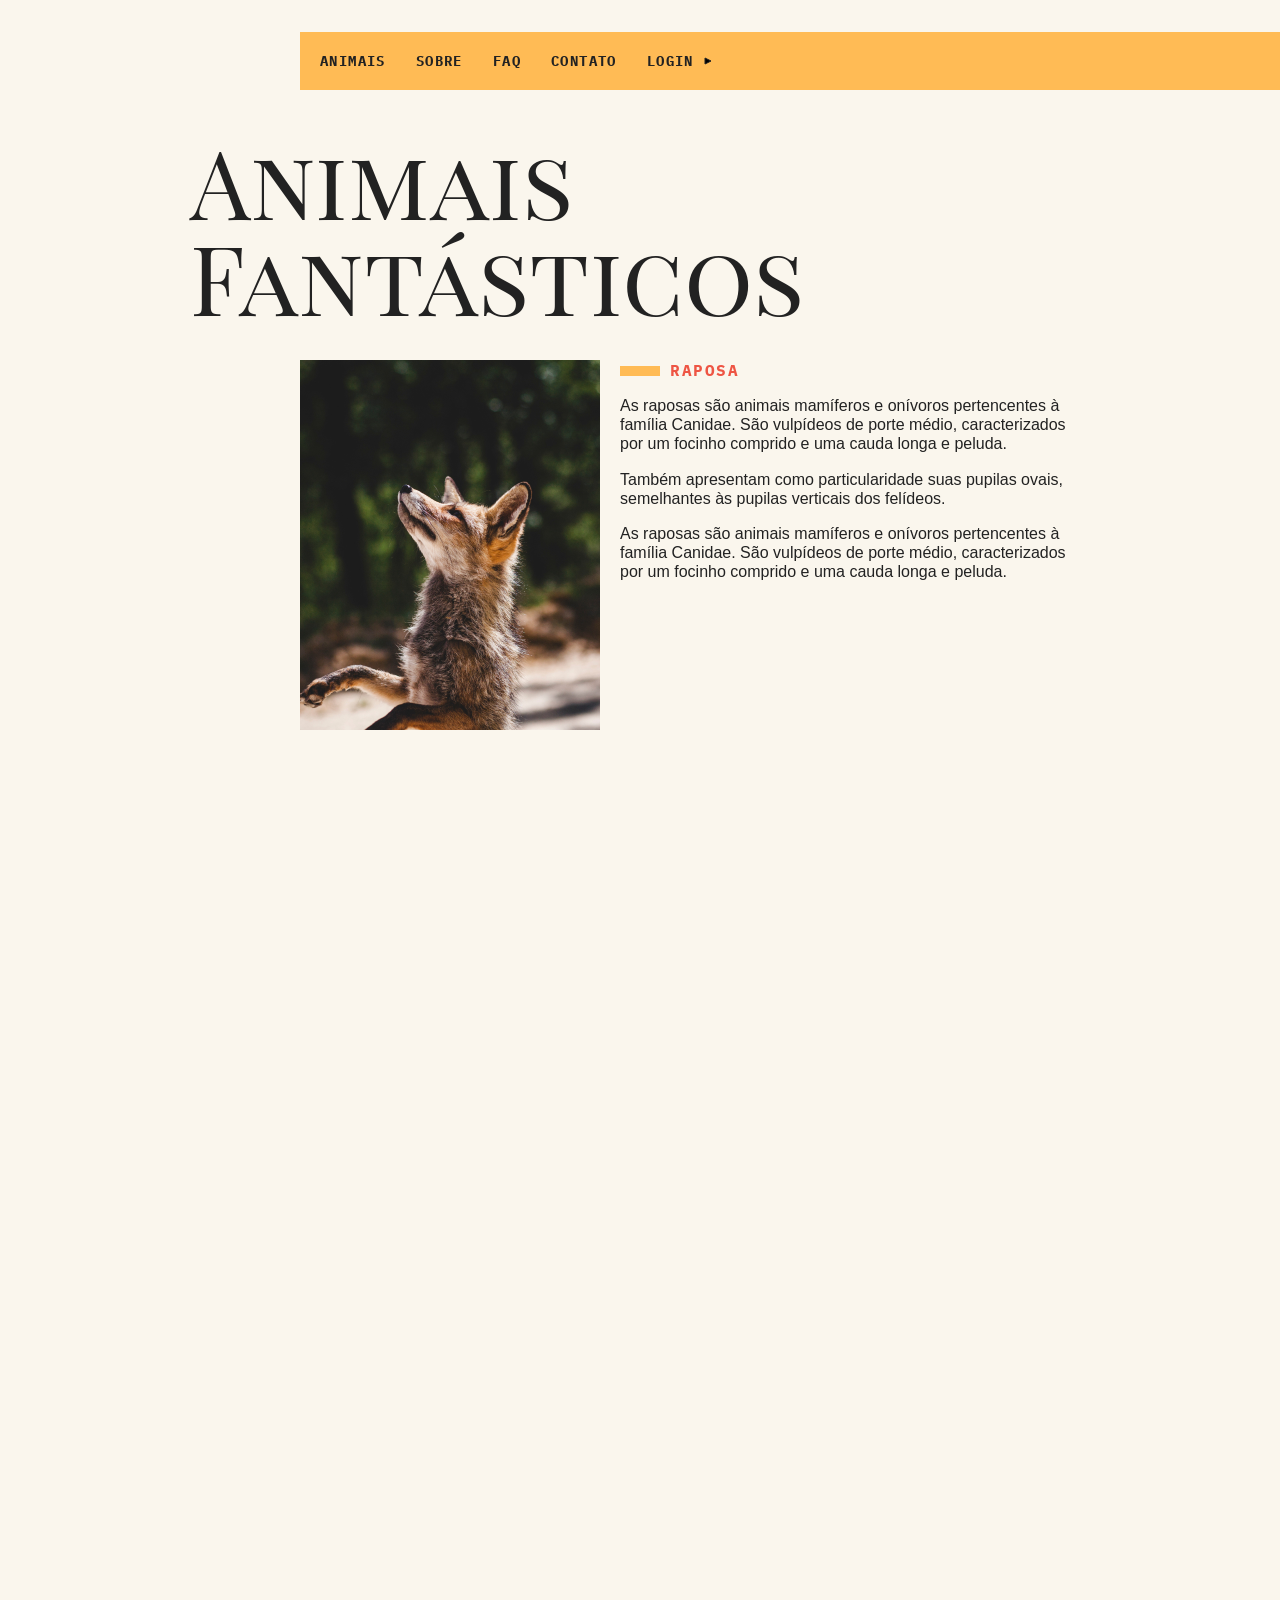
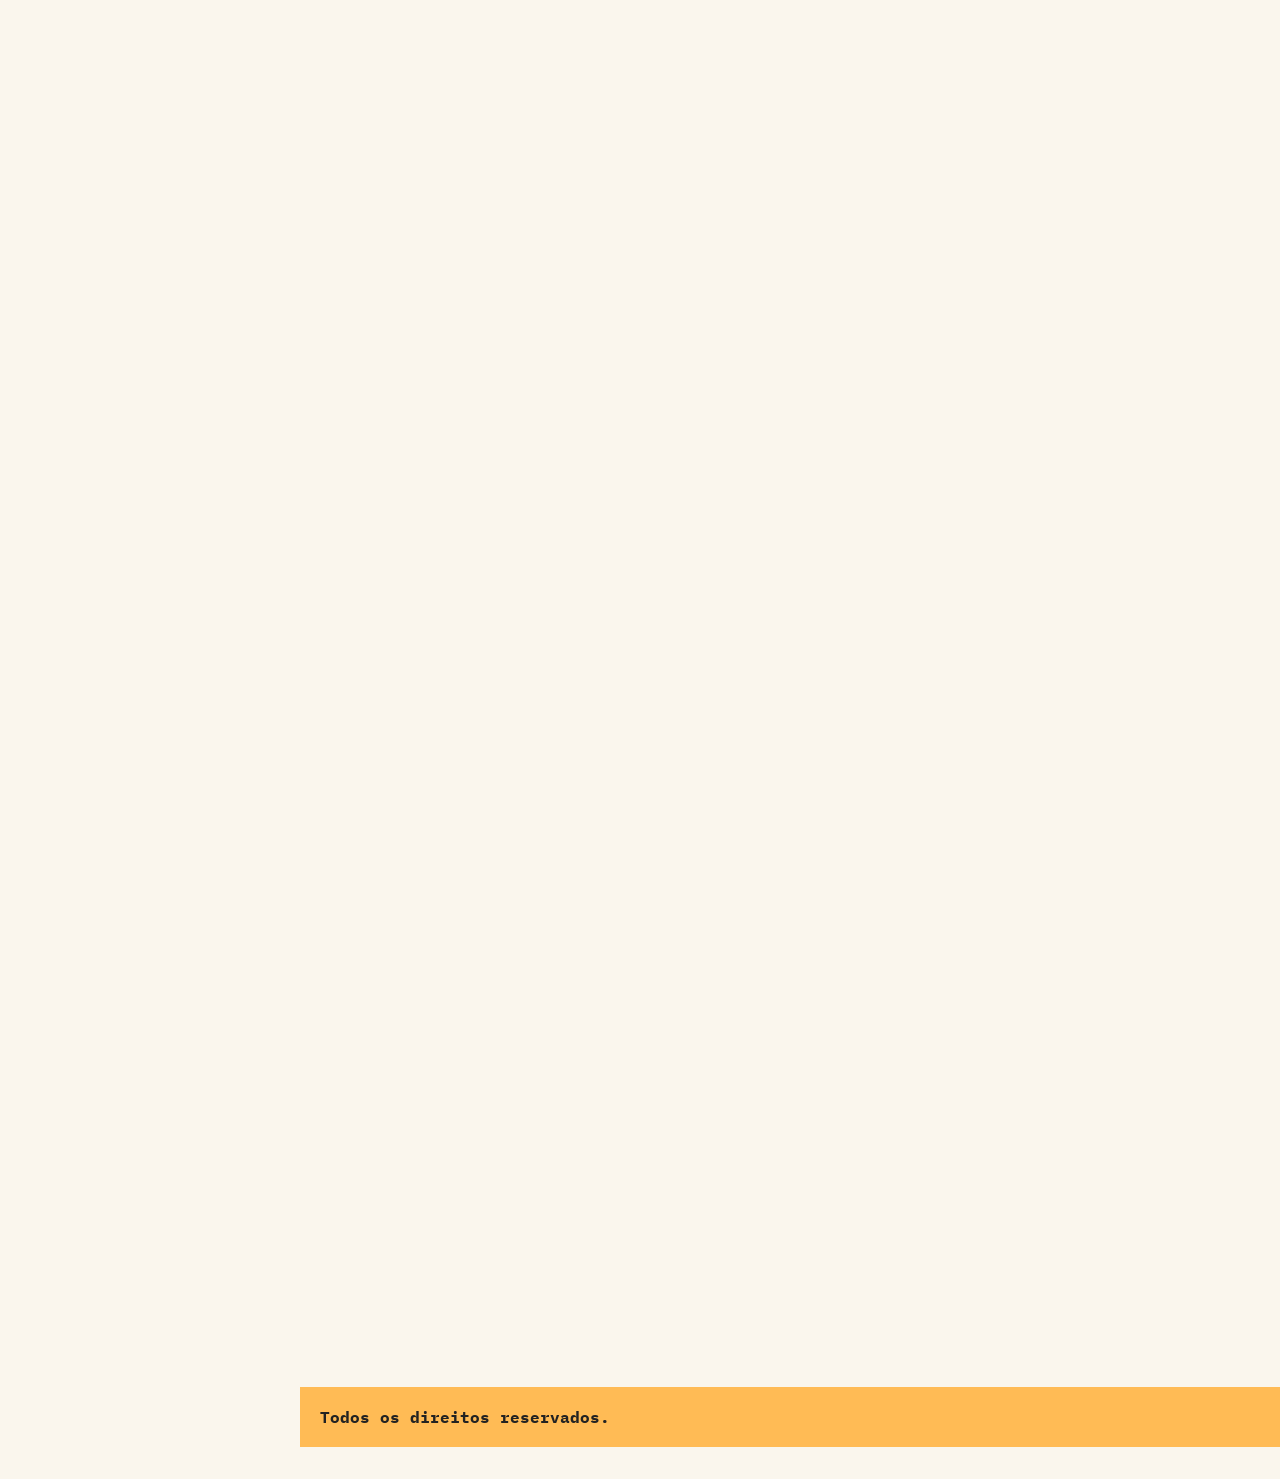
<file: animais-fantasticos/index.html>
<!DOCTYPE html>
<html lang="pt-BR">
<head>
  <meta charset="UTF-8">
  <title>Animas Fantásticos</title>
  <meta name="viewport" content="width=device-width, initial-scale=1.0">

  <link rel="preconnect" href="https://fonts.googleapis.com">
  <link rel="preconnect" href="https://fonts.gstatic.com" crossorigin>
  <link href="https://fonts.googleapis.com/css2?family=IBM+Plex+Mono&family=Playfair+Display+SC&display=swap" rel="stylesheet">

  <link rel="stylesheet" href="./css/styles.css">
  <script>
    document.documentElement.className += 'js';
  </script>
</head>
<body>

  <div class="grid-container">
    <nav class="menu js-menu" data-menu="suave">
      <button data-menu="button" aria-expanded="false" aria-controls="menu">Menu</button>
      <ul data-menu="list" id="menu">
        <li><a href="#animais">Animais</a></li>
        <li data-dropdown>
          <a href="sobre.html">Sobre</a>
          <ul class="dropdown-menu">
            <li><a href="empresa.html">A Empresa</a></li>
            <li><a href="equipe.html">Equipe</a></li>
            <li><a href="socios.html">Sócios</a></li>
            <li><a href="investidores.html">Investidores</a></li>
          </ul>
        </li>
        <li><a href="#faq">FAQ</a></li>
        <li><a href="#contato">Contato</a></li>
        <li><a data-modal="abrir" href="login.html">Login <span class="arrow-black"></span></a></li>
      </ul>
    </nav>
  
    <section class="grid-section animais" data-anime="scroll" id="animais">
      <h1 class="titulo">Animais Fantásticos</h1>
      <ul class="animais-lista" data-tab="menu">
        <li><img src="./img/imagem1.jpg" alt=""></li>
        <li><img src="./img/imagem2.jpg" alt=""></li>
        <li><img src="./img/imagem3.jpg" alt=""></li>
        <li><img src="./img/imagem4.jpg" alt=""></li>
        <li><img src="./img/imagem5.jpg" alt=""></li>
        <li><img src="./img/imagem6.jpg" alt=""></li>
      </ul>
  
      <div class="animais-descricao" data-tab="content">
        <section data-anime="show-right">
          <h2>Raposa</h2>
          <p>As raposas são animais mamíferos e onívoros pertencentes à família Canidae. São vulpídeos de porte médio, caracterizados por um focinho comprido e uma cauda longa e peluda.</p>
          <p>Também apresentam como particularidade suas pupilas ovais, semelhantes às pupilas verticais dos felídeos.</p>
          <p>As raposas são animais mamíferos e onívoros pertencentes à família Canidae. São vulpídeos de porte médio, caracterizados por um focinho comprido e uma cauda longa e peluda.</p>
        </section>
  
        <section data-anime="show-right">
          <h2>Esquilo</h2>
          <p>As raposas são animais mamíferos e onívoros pertencentes à família Canidae. São vulpídeos de porte médio, caracterizados por um focinho comprido e uma cauda longa e peluda.</p>
          <p>Também apresentam como particularidade suas pupilas ovais, semelhantes às pupilas verticais dos felídeos.</p>
          <p>As raposas são animais mamíferos e onívoros pertencentes à família Canidae. São vulpídeos de porte médio, caracterizados por um focinho comprido e uma cauda longa e peluda.</p>
        </section>
  
        <section data-anime="show-down">
          <h2>Urso</h2>
          <p>As raposas são animais mamíferos e onívoros pertencentes à família Canidae. São vulpídeos de porte médio, caracterizados por um focinho comprido e uma cauda longa e peluda.</p>
          <p>Também apresentam como particularidade suas pupilas ovais, semelhantes às pupilas verticais dos felídeos.</p>
          <p>As raposas são animais mamíferos e onívoros pertencentes à família Canidae. São vulpídeos de porte médio, caracterizados por um focinho comprido e uma cauda longa e peluda.</p>
        </section>
  
        <section data-anime="show-down">
          <h2>Lobo</h2>
          <p>As raposas são animais mamíferos e onívoros pertencentes à família Canidae. São vulpídeos de porte médio, caracterizados por um focinho comprido e uma cauda longa e peluda.</p>
          <p>Também apresentam como particularidade suas pupilas ovais, semelhantes às pupilas verticais dos felídeos.</p>
          <p>As raposas são animais mamíferos e onívoros pertencentes à família Canidae. São vulpídeos de porte médio, caracterizados por um focinho comprido e uma cauda longa e peluda.</p>
        </section>
  
        <section data-anime="show-right">
          <h2>Macaco</h2>
          <p>As raposas são animais mamíferos e onívoros pertencentes à família Canidae. São vulpídeos de porte médio, caracterizados por um focinho comprido e uma cauda longa e peluda.</p>
          <p>Também apresentam como particularidade suas pupilas ovais, semelhantes às pupilas verticais dos felídeos.</p>
          <p>As raposas são animais mamíferos e onívoros pertencentes à família Canidae. São vulpídeos de porte médio, caracterizados por um focinho comprido e uma cauda longa e peluda.</p>
        </section>
  
        <section data-anime="show-right">
          <h2>Leão</h2>
          <p>As raposas são animais mamíferos e onívoros pertencentes à família Canidae. São vulpídeos de porte médio, caracterizados por um focinho comprido e uma cauda longa e peluda.</p>
          <p>Também apresentam como particularidade suas pupilas ovais, semelhantes às pupilas verticais dos felídeos.</p>
          <p>As raposas são animais mamíferos e onívoros pertencentes à família Canidae. São vulpídeos de porte médio, caracterizados por um focinho comprido e uma cauda longa e peluda.</p>
        </section>
      </div>
    </section>
  
    <section class="grid-section faq" data-anime="scroll" id="faq">
      <h1 class="titulo">FAQ</h1>
      <dl class= "faq-lista" data-anime="accordion">
        <dt>Qual a idade dos animais?</dt>
        <dd>As raposas são animais mamíferos e onívoros pertencentes à família Canidae. São vulpídeos de porte médio, caracterizados por um focinho comprido e uma cauda longa e peluda.</dd>
  
        <dt>Eles são fantásticos?</dt>
        <dd>Também apresentam como particularidade suas pupilas ovais, semelhantes às pupilas verticais dos felídeos.</dd>
  
        <dt>Qual a diferença ?</dt>
        <dd>AAs raposas são animais mamíferos e onívoros pertencentes à família Canidae. São vulpídeos de porte médio, caracterizados por um focinho comprido e uma cauda longa e peluda.</dd>
  
        <dt>Como proteger?</dt>
        <dd>Também apresentam como particularidade suas pupilas ovais, semelhantes às pupilas verticais dos felídeos.</dd>
  
      </dl>
    </section>

    <section class="grid-section galeria" data-anime="scroll">
      <ul class="custom-controls">
        <li><img src="./img/slide/foto1-thumb.jpg" alt=""></li>
        <li><img src="./img/slide/foto2-thumb.jpg" alt=""></li>
        <li><img src="./img/slide/foto3-thumb.jpg" alt=""></li>
        <li><img src="./img/slide/foto4-thumb.jpg" alt=""></li>
        <li><img src="./img/slide/foto5-thumb.jpg" alt=""></li>
        <li><img src="./img/slide/foto6-thumb.jpg" alt=""></li>
      </ul>
    
      <div class="slide-wrapper">
        <ul class="slide">
          <li><img src="./img/slide/foto1.jpg"></li>
          <li><img src="./img/slide/foto2.jpg"></li>
          <li><img src="./img/slide/foto3.jpg"></li>
          <li><img src="./img/slide/foto4.jpg"></li>
          <li><img src="./img/slide/foto5.jpg"></li>
          <li><img src="./img/slide/foto6.jpg"></li>
        </ul>
      </div>
    </section>

    <section class="grid-section numeros" data-anime="scroll">
      <h1 class="titulo">Números</h1>
      <div class="numeros-grid">
      </div>
    </section>
  
    <section class="grid-section contato" data-anime="scroll" id="contato">
      <h1 class="titulo">Contato</h1>
      <div class="mapa" data-tooltip aria-label="Endereço próximo ao estacionamento">
        <img src="./img/mapa.png" alt="">
      </div>
      <ul class="dados">
        <li>contato@origamid.com</li>
        <li>+55 (21) 9999-9999</li>
        <li>Rua do Conde, n° 21</li>
        <li>Rio de Janeiro - RJ</li>
        <li>Doe <span class="btc-preco">0</span> bitcoin para nos ajudar</li>
        <li data-semana="1,2,3,4,5" data-horario="8,18">Seg à Sex das 8 às 18</li>
      </ul>
    </section>
  
    <footer class="copy">
      <p>Todos os direitos reservados.</p>
    </footer>
  </div>

  <section class="modal-container" data-modal="container">
    <div class="modal">
      <button data-modal= "fechar" class="fechar"></button>
      <form action="">
        <label for="email">Email</label>
        <input type="text" name="email" id="email">
        <label for="senha">Senha</label>
        <input type="password" name="senha" id="senha">
        <button type="submit">Entrar</button>
      </form>
    </div>
  </section>

  <script src="./main.js"></script>
</body>
</html>
</file>
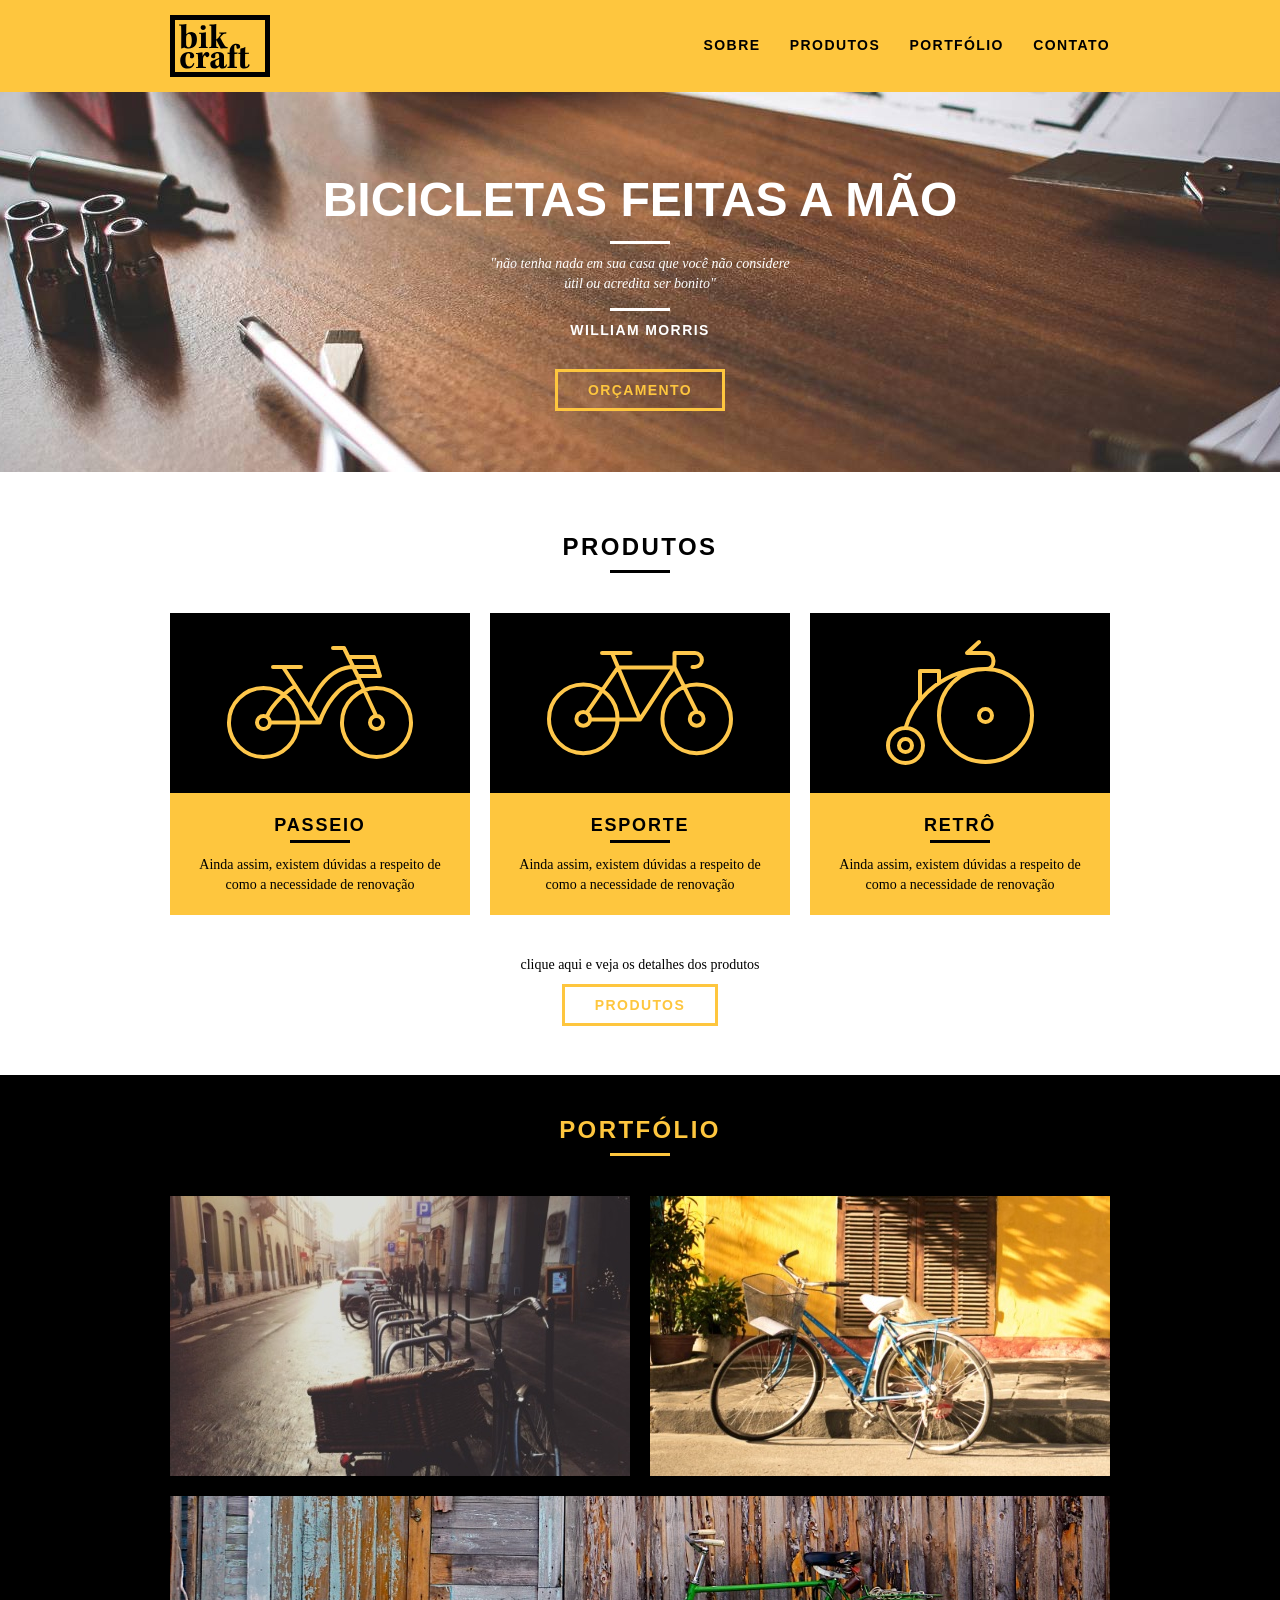
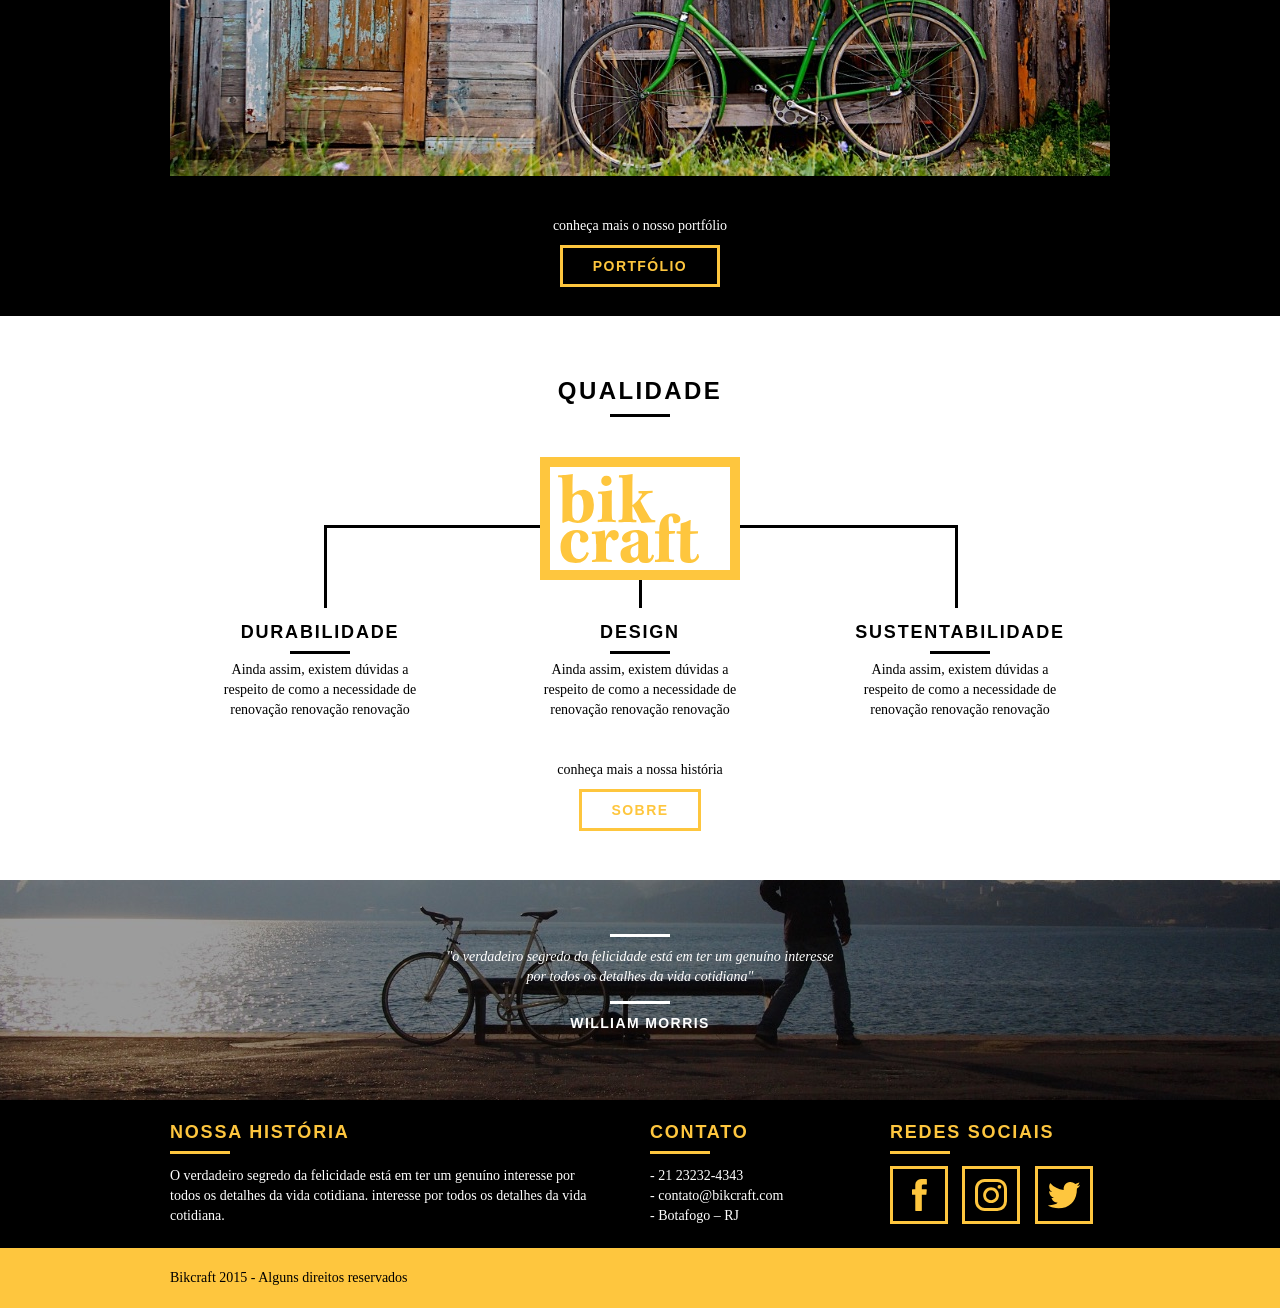
<file: bikcraft/index.html>
<!DOCTYPE html>
<html lang="pt-BR">
<head>
  <meta charset="UTF-8">
  <meta http-equiv="X-UA-Compatible" content="IE=edge">
  <meta name="viewport" content="width=device-width, initial-scale=1.0">
  <title>Bikcraft - Bicicketas Personalizadas</title>
  <meta name="description" content="Compre a sua bicicleta personalizada na Bikcraft. Possuímos modelos Passeio, Retrô e Esporte.">

  <meta property="og:title" content="Bikcraft - Bicicletas Personalizadas"/>
  <meta property="og:type" content="website"/>
  <meta property="og:description" content="Compre a sua bicicleta personalizada na Bikcraft. Possuímos modelos Passeio, Retrô e Esporte."/>
  <meta property="og:url" content="http://bikcraft.com"/>
  <meta property="og:image" content="http://bikcraft.com/img/og-image.png"/>

  <link rel="shortcut icon" href="favicon.ico">

  <link rel="stylesheet" href="./css/normalize.css">
  <link rel="stylesheet" href="./css/reset.css">
  <link rel="stylesheet" href="./css/grid.css">
  <link rel="stylesheet" href="./css/styles.css">
  <link rel="stylesheet" href="./css/responsivo.css">


  <script>document.documentElement.classList.add("js");</script>

</head>
<body>

  <header class="header">
    <div class="container">
      <a href="./index.html" class="grid-4">
        <img src="./img/bikcraft.svg" alt="Bikcraft">
      </a>

      <nav class="header_menu grid-12">
        <ul>
          <li><a href="sobre.html">Sobre</a></li>
          <li><a href="produtos.html">Produtos</a></li>
          <li><a href="portfolio.html">Portfólio</a></li>
          <li><a href="contato.html">Contato</a></li>
        </ul>
      </nav>
    </div>
  </header>

  <section class="introducao">
    <div class="container">
      <h1 data-anime="400" class="fadeInDown">BICICLETAS FEITAS A MÃO</h1>
      <blockquote class="quote-externo fadeInDown"  data-anime="800">
        <p>"não tenha nada em sua casa que você não considere útil ou acredita ser bonito"</p>
        <cite>WILLIAM MORRIS</cite>
      </blockquote>
      <a href="./produtos.html" class="btn" data-anime="1200">Orçamento</a>
    </div>
  </section>

  <section class="produtos container fadeInDown" data-anime="1600">
    <h2 class="subtitulo">Produtos</h2>
    <ul class="produtos_lista">
      <li class= "grid-1-3">
        <div class="produtos_icone">
          <img src="./img/produtos/passeio.svg" alt="Bikcraft Passeio">
        </div>
        <h3>Passeio</h3>
        <p>Ainda assim, existem dúvidas a respeito de como a necessidade de renovação</p>
      </li>
      <li class= "grid-1-3">
        <div class="produtos_icone">
          <img src="./img/produtos/esporte.svg" alt="Bikcraft Passeio">
        </div>
        <h3>Esporte</h3>
        <p>Ainda assim, existem dúvidas a respeito de como a necessidade de renovação</p>
      </li>
      <li class= "grid-1-3">
        <div class="produtos_icone">
          <img src="./img/produtos/retro.svg" alt="Bikcraft Passeio">
        </div>
        <h3>Retrô</h3>
        <p>Ainda assim, existem dúvidas a respeito de como a necessidade de renovação</p>
      </li>
    </ul>
    <div class="call">
      <p>clique aqui e veja os detalhes dos produtos</p>
      <a href="./produtos.html" class="btn btn-preto">Produtos</a>
    </div>
  </section>

  <section class="portfolio">
    <div class="container">
      <h2 class="subtitulo">Portfólio</h2>
      <ul class="portfolio_lista">
        <li class="grid-8">
          <img src="./img/portfolio/retro.jpg" alt="Bicicleta Retro">
        </li>
        <li class="grid-8">
          <img src="./img/portfolio/passeio.jpg" alt="Bicicleta Passeio">
        </li>
        <li class="grid-16">
          <img src="./img/portfolio/esporte.jpg" alt="Bicicleta Esporte">
        </li>
      </ul>

      <div class="call">
        <p>conheça mais o nosso portfólio</p>
        <a href="./portfolio.html" class="btn">Portfólio</a>
      </div>
    </div>
  </section>

  <section class="qualidade container">
    <h2 class="subtitulo">Qualidade</h2>
    <img src="./img/bikcraft-qualidade.svg" alt="Bikcraft">
    <ul class="qualidade_lista">
      <li class="grid-1-3">
        <h3>Durabilidade</h3>
        <p>Ainda assim, existem dúvidas a respeito de como a necessidade de renovação renovação renovação</p>
      </li>
      <li class="grid-1-3">
        <h3>Design</h3>
        <p>Ainda assim, existem dúvidas a respeito de como a necessidade de renovação renovação renovação</p>
      </li>
      <li class="grid-1-3">
        <h3>Sustentabilidade</h3>
        <p>Ainda assim, existem dúvidas a respeito de como a necessidade de renovação renovação renovação</p>
      </li>
    </ul>

    <div class="call">
      <p>conheça mais a nossa história</p>
      <a href="./sobre.html" class="btn btn-preto">Sobre</a>
    </div>
  </section>

  <section class="quebra">
    <blockquote class="quote-externo container">
      <p>"o verdadeiro segredo da felicidade está em ter um genuíno interesse por todos os detalhes da vida cotidiana"</p>
      <cite>WILLIAM MORRIS</cite>
    </blockquote>
  </section>

  <footer>
    <div class="footer">
      <div class="container">

        <div class="grid-8 footer_historia">
          <h3>Nossa História</h3>
          <p>O verdadeiro segredo da felicidade está em ter um genuíno interesse por todos os detalhes da vida cotidiana. interesse por todos os detalhes da vida cotidiana. </p>
        </div>

        <div class="grid-4 footer_contato">
          <h3>Contato</h3>
          <ul>
            <li>- 21 23232-4343</li>
            <li>- contato@bikcraft.com</li>
            <li>- Botafogo – RJ</li>
          </ul>
        </div>

        <div class="grid-4 footer_redes">
          <h3>Redes Sociais</h3>
          <ul>
            <li>
              <a href="htpps://facebook.com" target="_blank"><img src="./img/redes-sociais/facebook.svg" alt="Facebook"></a>
            </li>
            <li>
              <a href="htpps://instagram.com" target="_blank"><img src="./img/redes-sociais/instagram.svg" alt="Instagram"></a>
            </li>
            <li>
              <a href="htpps://twitter.com" target="_blank"><img src="./img/redes-sociais/twitter.svg"></a>
            </li>
          </ul>
        </div>

      </div>
    </div>

    <div class="copy">
      <div class="container">
        <p class="grid-16">Bikcraft 2015 - Alguns direitos reservados</p>
      </div>
    </div>
  </footer>

  <script src="./js/simple-anime.js"></script>
  <script src="./js/script.js"></script>

</body>
</html>
</file>
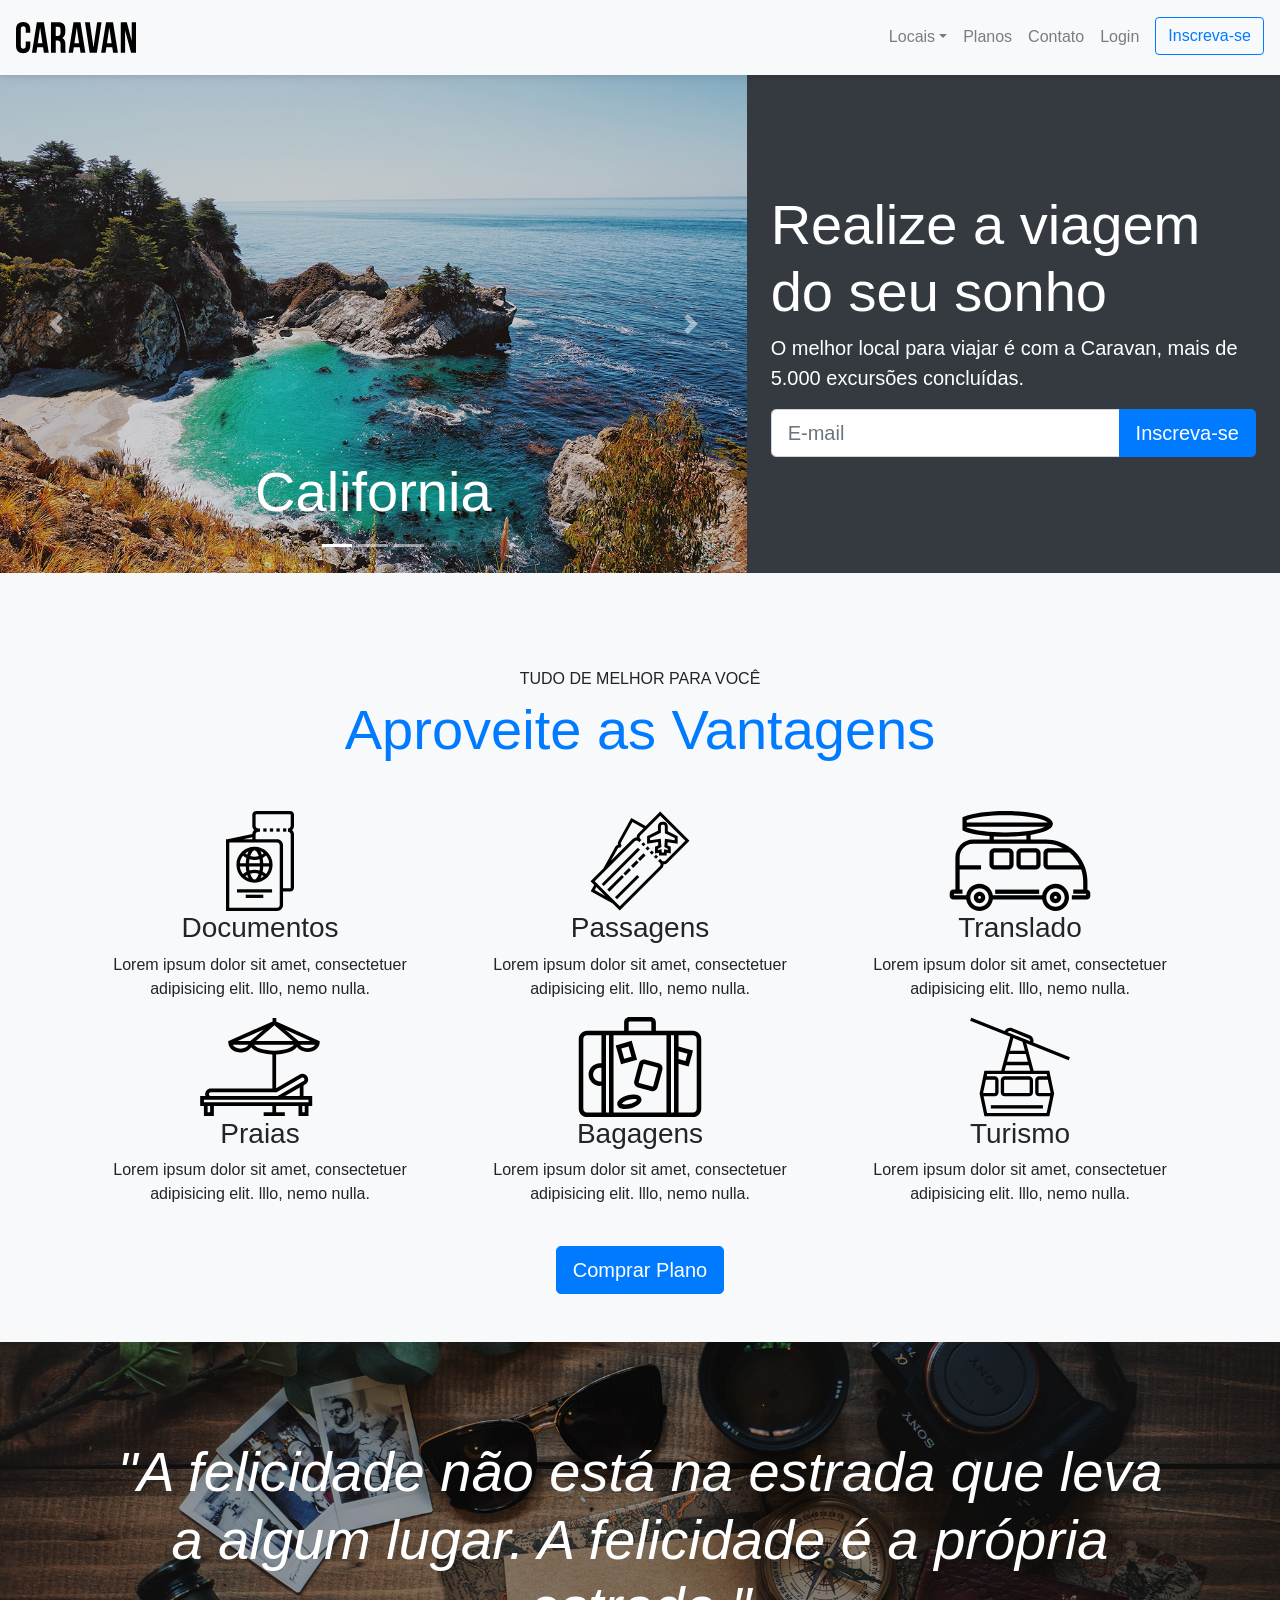
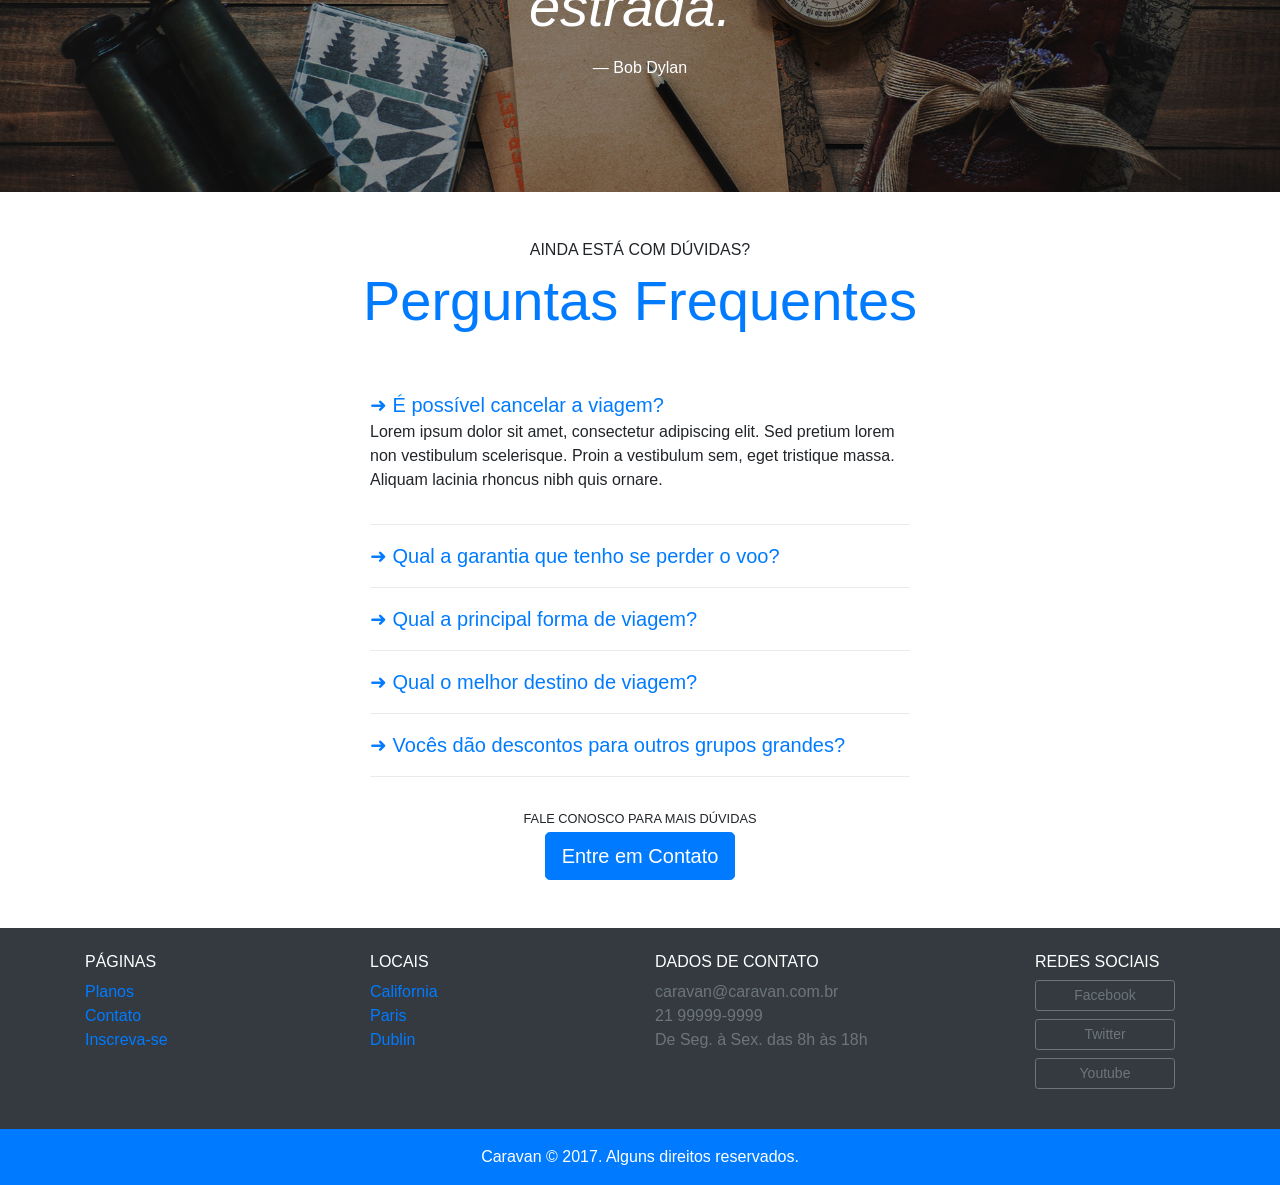
<file: caravan/index.html>
<!DOCTYPE html>
<html lang="pt-BR">

<head>
   <meta charset="UTF-8">
   <meta http-equiv="X-UA-Compatible" content="IE=edge">
   <meta name="viewport" content="width=device-width, initial-scale=1.0">

   <link rel="stylesheet" href="./css/bootstrap.css">
   <link rel="stylesheet" href="./css/styles.css">
   <title>Caravan</title>
</head>

<body>
   <!-- MODAL -->
   <div class="modal fade" id="modalLogin" tabindex="-1" aria-labelledby="modalLoginTitutlo" aria-hidden="true">
      <div class="modal-dialog">
         <div class="modal-content">
            <div class="modal-header">
               <h5 class="modal-title" id="modalLoginTitutlo">Entre na sua conta</h5>
               <button type="button" class="close" data-dismiss="modal" aria-label="Close">
                  <span aria-hidden="true">&times;</span>
               </button>
            </div>
            <div class="modal-body">
               <form>
                  <div class="form-group">
                     <label for="loginEmail">Email</label>
                     <input type="email" class="form-control" id="loginEmail">
                  </div>
                  <div class="form-group">
                     <label for="loginSenha">Senha</label>
                     <input type="password" class="form-control" id="loginSenha">
                  </div>
                  <button type="submit" class="btn btn-primary">Entrar na Conta</button>
                  <small class="form-text text-muted">Esqueceu a senha? <a href="#">Clique aqui</a>.</small>
               </form>
            </div>
         </div>
      </div>
   </div>

   <!-- FECHA MODAL -->

   <nav class="navbar navbar-expand-md navbar-light bg-light fixed-top py-3 box-shadow">
      <a href="index.html" class="navbar-brand">
         <img src="./img/caravan.svg" alt="Caravan">
      </a>

      <button class="navbar-toggler" type="button" data-toggle="collapse" data-target="#navbarSupportedContent"
         aria-controls="navbarSupportedContent" aria-expanded="false" aria-label="Abrir navegação">
         <span class="navbar-toggler-icon"></span>
      </button>

      <div class="collapse navbar-collapse" id="navbarSupportedContent">
         <ul class="navbar-nav ml-auto">
            <li class="nav-item dropdown">
               <a class="nav-link dropdown-toggle" href="#" id="navbarDropdown" role="button" data-toggle="dropdown"
                  aria-haspopup="true" aria-expanded="false">Locais</a>
               <div class="dropdown-menu" aria-labelledby="navbarDropdown">
                  <a class="dropdown-item" href="local.html">California</a>
                  <a class="dropdown-item" href="local.html">Paris</a>
                  <a class="dropdown-item" href="local.html">Dublin</a>
               </div>
            </li>
            <li class="nav-item">
               <a href="planos.html" class="nav-link">Planos</a>
            </li>
            <li class="nav-item">
               <a href="contato.html" class="nav-link">Contato</a>
            </li>
            <li class="nav-item">
               <a href="#" class="nav-link" data-toggle="modal" data-target="#modalLogin">Login</a>
            </li>
            <li class="nav-item">
               <a href="inscricao.html" class="btn btn-outline-primary ml-md-2">Inscreva-se</a>
            </li>
         </ul>

      </div>
   </nav>

   <section class="container-fluid">
      <div class="row bg-dark text-white">
         <div class="col-lg-7 p-0">
            <div id="carouselCidades" class="carousel slide" data-ride="carousel">
               <ol class="carousel-indicators">
                  <li data-target="#carouselCidades" data-slide-to="0" class="active"></li>
                  <li data-target="#carouselCidades" data-slide-to="1"></li>
                  <li data-target="#carouselCidades" data-slide-to="2"></li>
               </ol>
               <div class="carousel-inner">
                  <div class="carousel-item active">
                     <img src="./img/california.jpg" class="d-block w-100" alt="California">
                     <div class="carousel-caption">
                        <h3 class="display-4">California</h3>
                     </div>
                  </div>
                  <div class="carousel-item">
                     <img src="./img/paris.jpg" class="d-block w-100" alt="Paris">
                     <div class="carousel-caption">
                        <h3 class="display-4">Paris</h3>
                     </div>
                  </div>
                  <div class="carousel-item">
                     <img src="./img/dublin.jpg" class="d-block w-100" alt="Dublin">
                     <div class="carousel-caption">
                        <h3 class="display-4">Dublin</h3>
                     </div>
                  </div>
               </div>
               <a class="carousel-control-prev" href="#carouselCidades" role="button" data-slide="prev">
                  <span class="carousel-control-prev-icon" aria-hidden="true"></span>
                  <span class="sr-only">Anterior</span>
               </a>
               <a class="carousel-control-next" href="#carouselCidades" role="button" data-slide="next">
                  <span class="carousel-control-next-icon" aria-hidden="true"></span>
                  <span class="sr-only">Próximo</span>
               </a>
            </div>
         </div>
         <div class="col-lg-5 p-4 align-self-center">
            <h1 class="display-4">Realize a viagem do seu sonho</h1>
            <p class="lead">O melhor local para viajar é com a Caravan, mais de 5.000 excursões concluídas.</p>
            <form action="">
               <div class="input-group input-group-lg">
                  <input type="text" class="form-control" placeholder="E-mail" aria-label="E-mail">
                  <span class="input-group-append">
                     <button class="btn btn-primary" type="button">Inscreva-se</button>
                  </span>
               </div>
            </form>
         </div>
      </div>
   </section>

   <section class="py-5 bg-light text-center">
      <div class="container">
         <div class="my-5">
            <span class="h6 d-block">TUDO DE MELHOR PARA VOCÊ</span>
            <h2 class="display-4 text-primary">Aproveite as Vantagens</h2>
         </div>

         <div class="row">
            <div class="col-xl-4 col-md-6">
               <div style="height: 100px" class="d-flex justify-content-center">
                  <img src="./img/icones/passaporte.svg" alt="passaporte">
               </div>
               <h3>Documentos</h3>
               <p>Lorem ipsum dolor sit amet, consectetuer adipisicing elit. lllo, nemo nulla.</p>
            </div>
            <div class="col-xl-4 col-md-6">
               <div style="height: 100px" class="d-flex justify-content-center">
                  <img src="./img/icones/passagens.svg" alt="Passagens">
               </div>
               <h3>Passagens</h3>
               <p>Lorem ipsum dolor sit amet, consectetuer adipisicing elit. lllo, nemo nulla.</p>
            </div>
            <div class="col-xl-4 col-md-6">
               <div style="height: 100px" class="d-flex justify-content-center">
                  <img src="./img/icones/translado.svg" alt="Translado">
               </div>
               <h3>Translado</h3>
               <p>Lorem ipsum dolor sit amet, consectetuer adipisicing elit. lllo, nemo nulla.</p>
            </div>
            <div class="col-xl-4 col-md-6">
               <div style="height: 100px" class="d-flex justify-content-center">
                  <img src="./img/icones/praias.svg" alt="Praias">
               </div>
               <h3>Praias</h3>
               <p>Lorem ipsum dolor sit amet, consectetuer adipisicing elit. lllo, nemo nulla.</p>
            </div>
            <div class="col-xl-4 col-md-6">
               <div style="height: 100px" class="d-flex justify-content-center">
                  <img src="./img/icones/bagagens.svg" alt="Bagagens">
               </div>
               <h3>Bagagens</h3>
               <p>Lorem ipsum dolor sit amet, consectetuer adipisicing elit. lllo, nemo nulla.</p>
            </div>
            <div class="col-xl-4 col-md-6">
               <div style="height: 100px" class="d-flex justify-content-center">
                  <img src="./img/icones/turismo.svg" alt="Turismo">
               </div>
               <h3>Turismo</h3>
               <p>Lorem ipsum dolor sit amet, consectetuer adipisicing elit. lllo, nemo nulla.</p>
            </div>
         </div>

         <a href="planos.html" class="btn btn-primary btn-lg mt-4">Comprar Plano</a>
      </div>
   </section>

   <section id="home-quote" class="p-md-5">
      <blockquote class="blockquote text-center text-white p-md-5 p-3">
         <p class="display-4">
            <em>"A felicidade não está na estrada que leva a algum lugar. A felicidade é a própria estrada."</em>
         </p>
         <footer class="blockquote-footer text-white">Bob Dylan</footer>
      </blockquote>
   </section>

   <section class="container">
      <div class="my-5 text-center">
         <span class="h6 d-block">AINDA ESTÁ COM DÚVIDAS?</span>
         <h2 class="display-4 text-primary">Perguntas Frequentes</h2>
      </div>
      <div class="row justify-content-center">
         <div class="col-md-6" id="perguntasFrequentes" data-children=".pergunta">
            <div class="pergunta py-2">
               <a class="lead" data-toggle="collapse" href="#pergunta1" aria-expanded="true" aria-controls="pergunta1">➜
                  É possível cancelar a viagem?</a>
               <div id="pergunta1" class="collapse show" data-parent="#perguntasFrequentes" role="tabpanel">
                  <p>Lorem ipsum dolor sit amet, consectetur adipiscing elit. Sed pretium lorem non vestibulum
                     scelerisque. Proin a vestibulum sem, eget tristique massa. Aliquam lacinia rhoncus nibh quis
                     ornare.</p>
               </div>
            </div>
            <div class="dropdown-divider"></div>
            <div class="pergunta py-2">
               <a class="lead" data-toggle="collapse" href="#pergunta2" aria-expanded="true" aria-controls="pergunta2">➜
                  Qual a garantia que tenho se perder o voo?</a>
               <div id="pergunta2" class="collapse" data-parent="#perguntasFrequentes" role="tabpanel">
                  <p>Lorem ipsum dolor sit amet, consectetur adipiscing elit. Sed pretium lorem non vestibulum
                     scelerisque. Proin a vestibulum sem, eget tristique massa. Aliquam lacinia rhoncus nibh quis
                     ornare.</p>
               </div>
            </div>
            <div class="dropdown-divider"></div>
            <div class="pergunta py-2">
               <a class="lead" data-toggle="collapse" href="#pergunta3" aria-expanded="true" aria-controls="pergunta3">➜
                  Qual a principal forma de viagem?</a>
               <div id="pergunta3" class="collapse" data-parent="#perguntasFrequentes" role="tabpanel">
                  <p>Lorem ipsum dolor sit amet, consectetur adipiscing elit. Sed pretium lorem non vestibulum
                     scelerisque. Proin a vestibulum sem, eget tristique massa. Aliquam lacinia rhoncus nibh quis
                     ornare.</p>
               </div>
            </div>
            <div class="dropdown-divider"></div>
            <div class="pergunta py-2">
               <a class="lead" data-toggle="collapse" href="#pergunta4" aria-expanded="true" aria-controls="pergunta4">➜
                  Qual o melhor destino de viagem?</a>
               <div id="pergunta4" class="collapse" data-parent="#perguntasFrequentes" role="tabpanel">
                  <p>Lorem ipsum dolor sit amet, consectetur adipiscing elit. Sed pretium lorem non vestibulum
                     scelerisque. Proin a vestibulum sem, eget tristique massa. Aliquam lacinia rhoncus nibh quis
                     ornare.</p>
               </div>
            </div>
            <div class="dropdown-divider"></div>
            <div class="pergunta py-2">
               <a class="lead" data-toggle="collapse" href="#pergunta5" aria-expanded="true" aria-controls="pergunta5">➜
                  Vocês dão descontos para outros grupos grandes?</a>
               <div id="pergunta5" class="collapse" data-parent="#perguntasFrequentes" role="tabpanel">
                  <p>Lorem ipsum dolor sit amet, consectetur adipiscing elit. Sed pretium lorem non vestibulum
                     scelerisque. Proin a vestibulum sem, eget tristique massa. Aliquam lacinia rhoncus nibh quis
                     ornare.</p>
               </div>
            </div>
            <div class="dropdown-divider"></div>
         </div>
      </div>
      <div class="text-center my-4">
         <p class="small m-1">FALE CONOSCO PARA MAIS DÚVIDAS</p>
         <a class="btn btn-primary btn-lg" href="contato.html">Entre em Contato</a>
      </div>
   </section>

   <footer class="bg-dark text-white mt-5">
      <div class="container py-4">
         <div class="row">
            <div class="col-md-3 col-6">
               <h4 class="h6">PÁGINAS</h4>
               <ul class="list-unstyled">
                  <li><a href="planos.html">Planos</a></li>
                  <li><a href="contato.html">Contato</a></li>
                  <li><a href="inscricao.html">Inscreva-se</a></li>
               </ul>
            </div>
            <div class="col-md-3 col-6">
               <h4 class="h6">LOCAIS</h4>
               <ul class="list-unstyled">
                  <li><a href="local.html">California</a></li>
                  <li><a href="local.html">Paris</a></li>
                  <li><a href="local.html">Dublin</a></li>
               </ul>
            </div>
            <div class="col-md-4">
               <h4 class="h6">DADOS DE CONTATO</h4>
               <ul class="list-unstyled text-secondary">
                  <li>caravan@caravan.com.br</li>
                  <li>21 99999-9999</li>
                  <li>De Seg. à Sex. das 8h às 18h</li>
               </ul>
            </div>
            <div class="col-md-2">
               <h4 class="h6">REDES SOCIAIS</h4>
               <ul class="list-unstyled ">
                  <li><a href="#" class="btn btn-outline-secondary btn-sm btn-block mb-2"
                        style="max-width: 140px;">Facebook</a></li>
                  <li><a href="#" class="btn btn-outline-secondary btn-sm btn-block mb-2"
                        style="max-width: 140px;">Twitter</a></li>
                  <li><a href="#" class="btn btn-outline-secondary btn-sm btn-block mb-2"
                        style="max-width: 140px;">Youtube</a></li>
               </ul>
            </div>
         </div>
      </div>

      <div class="bg-primary text-center py-3">
         <p class="mb-0">Caravan © 2017. Alguns direitos reservados.</p>
      </div>
   </footer>

   <script type="text/javascript" src="./js/jquery-3.3.1.slim.min.js"></script>
   <script type="text/javascript" src="./js/popper.min.js"></script>
   <script type="text/javascript" src="./js/bootstrap.js"></script>
   <script type="text/javascript" src="./js/app.js"></script>
</body>

</html>
</file>
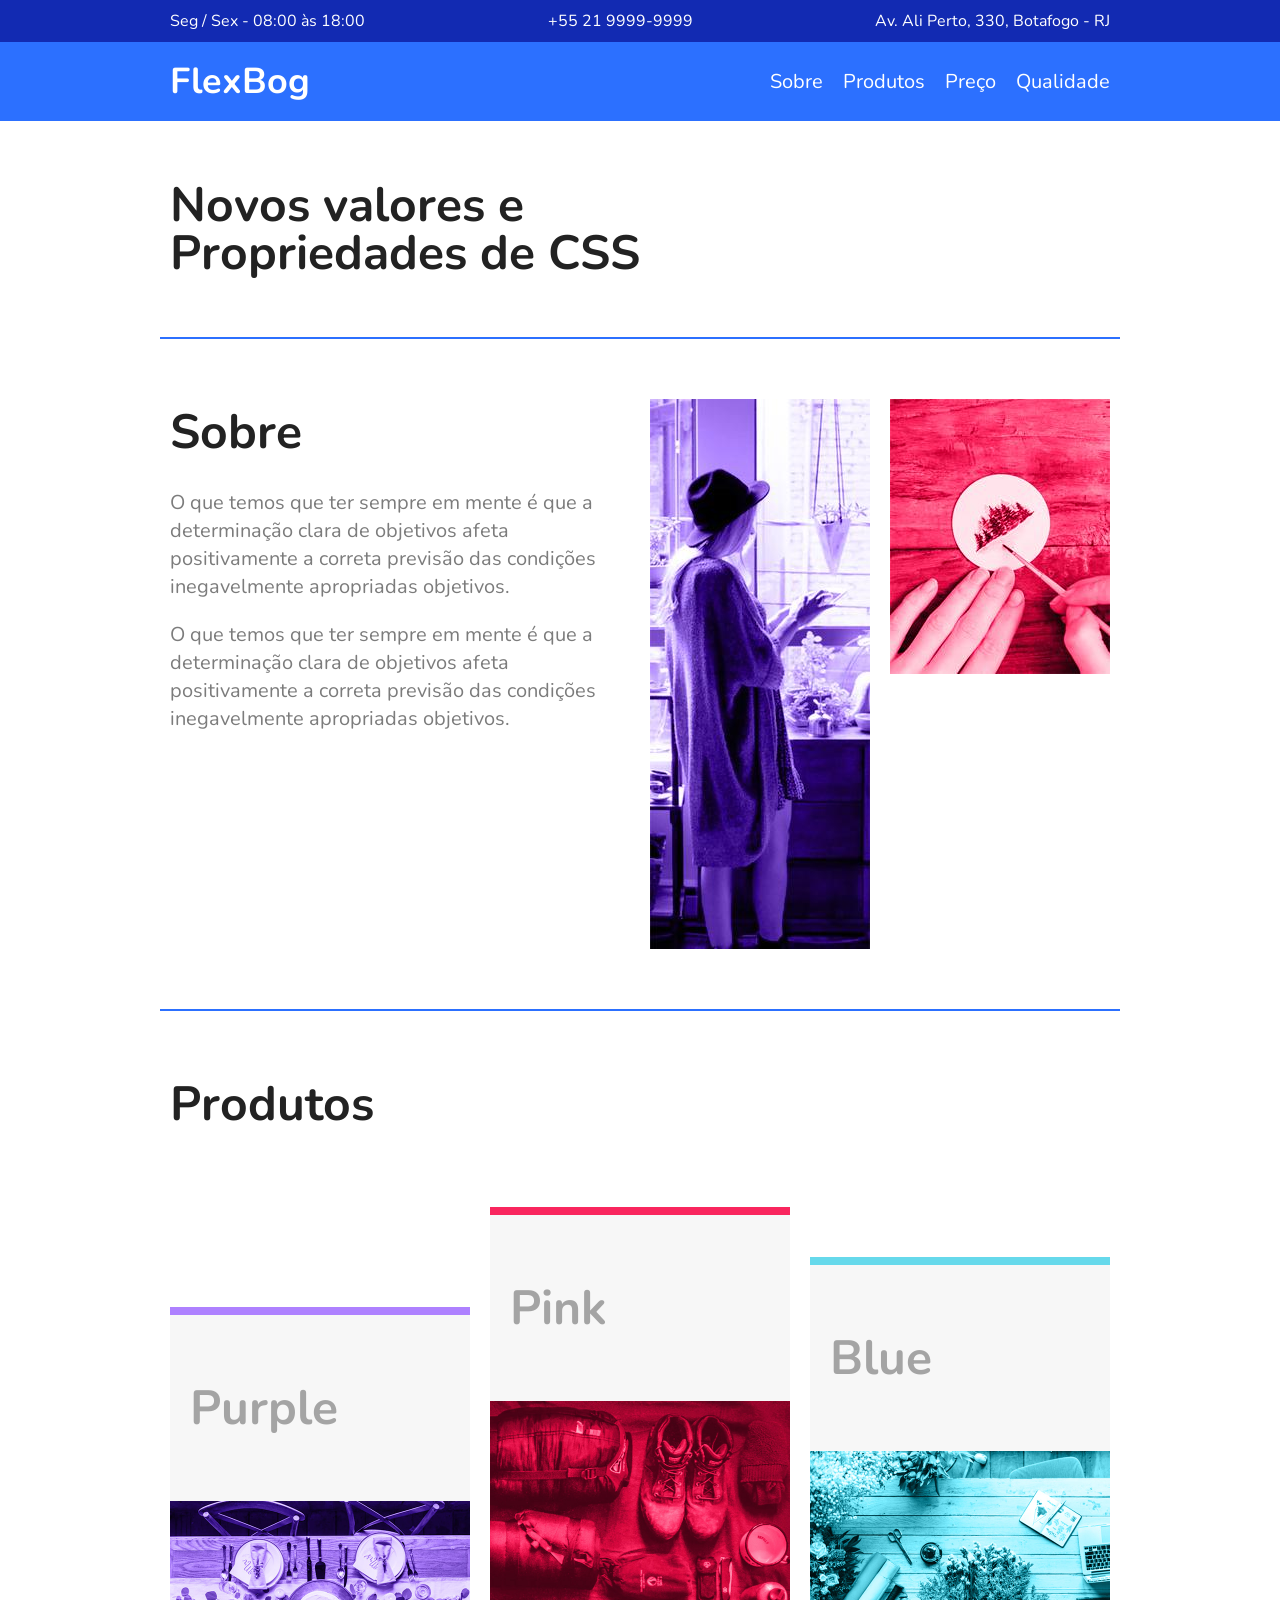
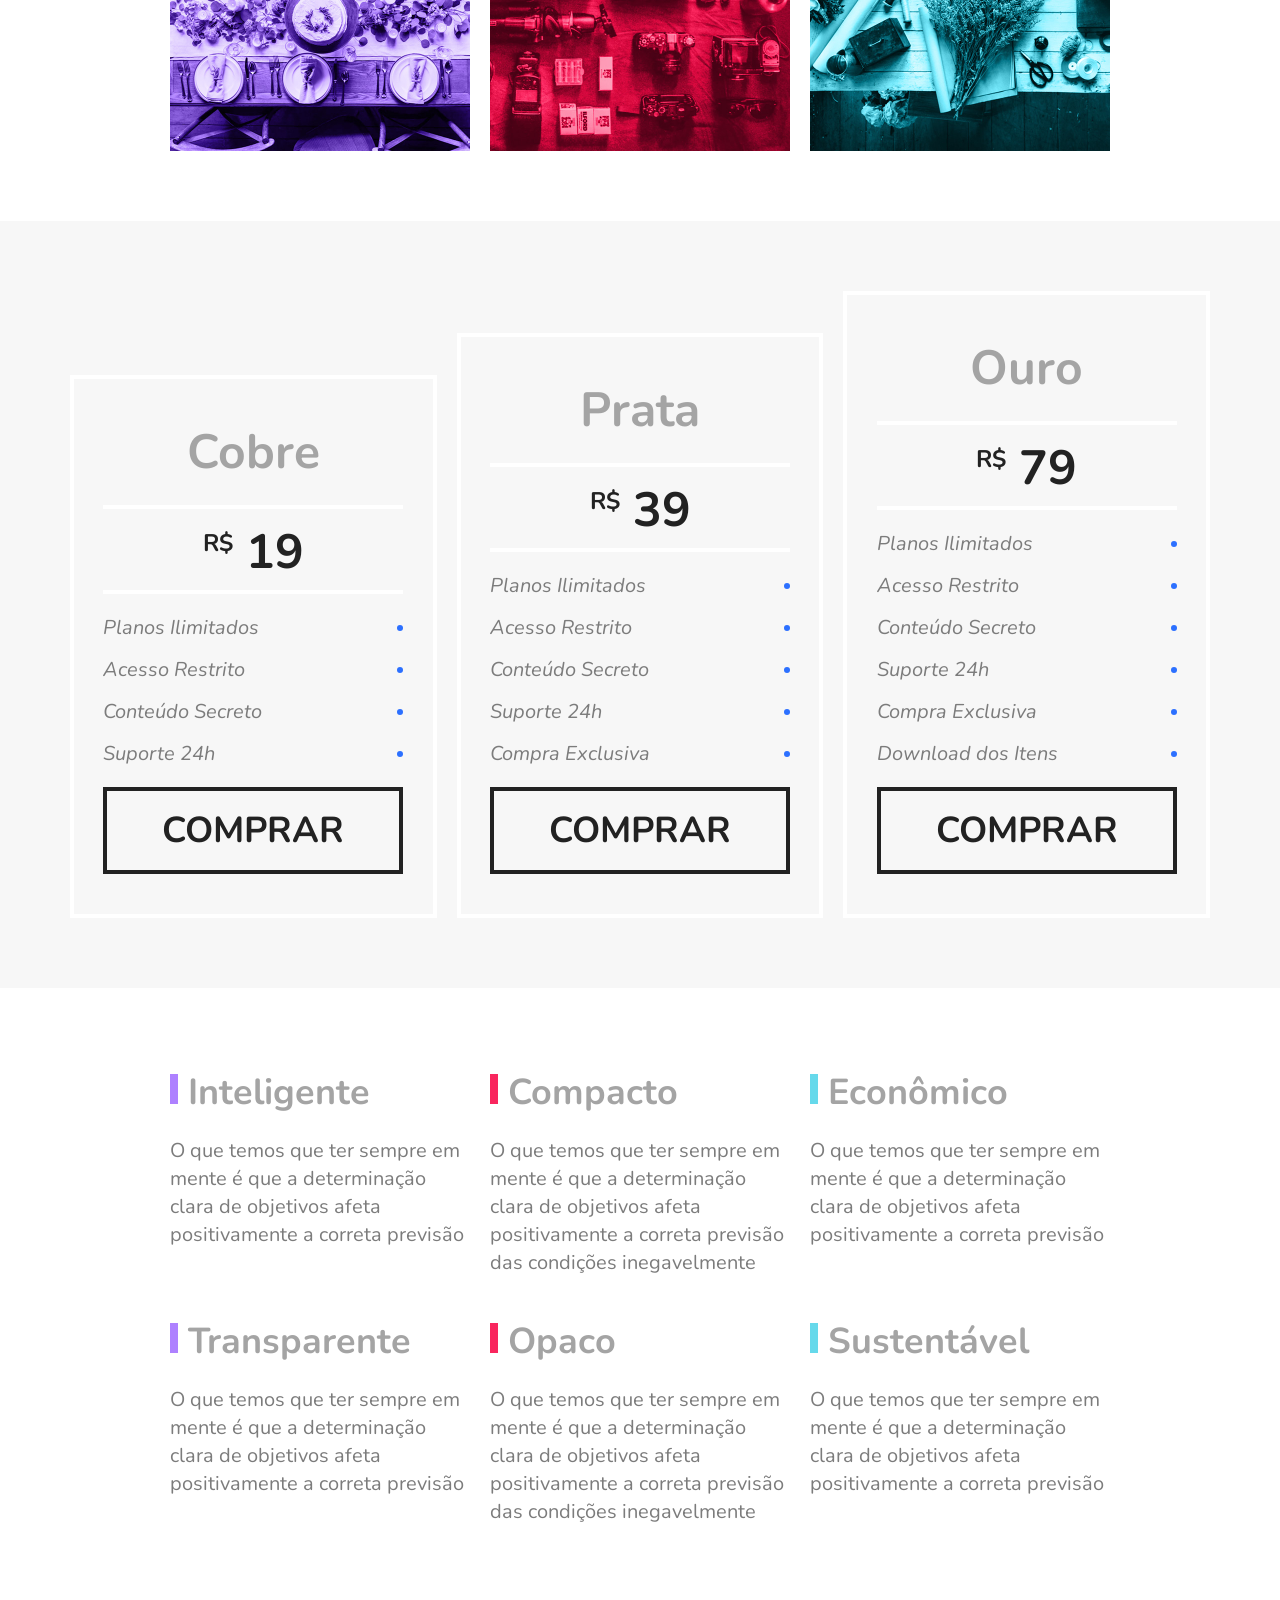
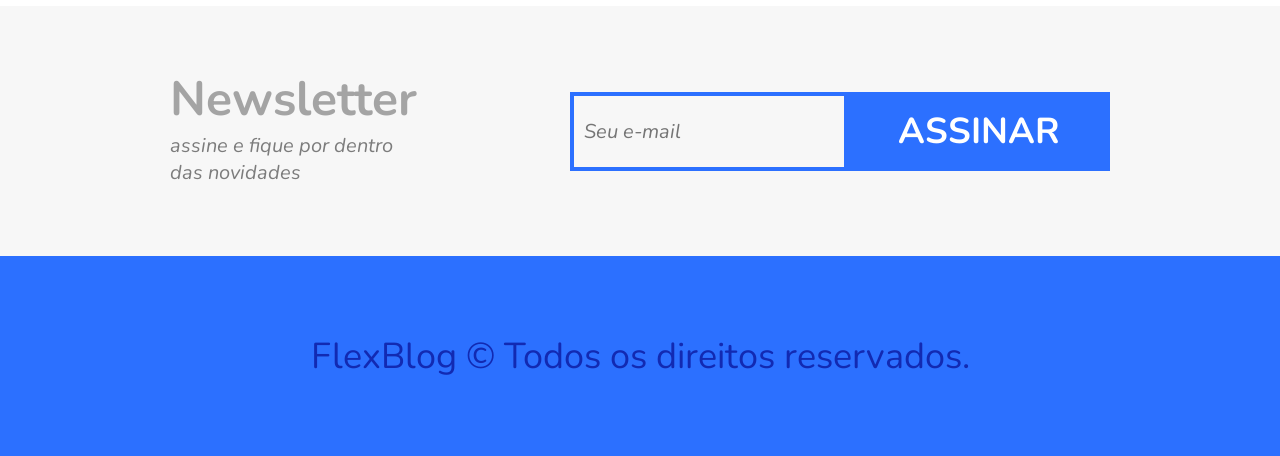
<file: flexbog/index.html>
<!DOCTYPE html>
<html lang="en">
<head>
    <meta charset="UTF-8">
    <meta name="viewport" content="width=device-width, initial-scale=1.0, shrink-to-fit=no"> <!-- para responsabilidade-->
    <title>FlexBog</title>
    <link href="https://fonts.googleapis.com/css2?family=Nunito:ital,wght@0,400;0,700;1,400&display=swap" rel="stylesheet">
    <link rel="stylesheet" type="text/css" href="css/style.css">
</head>
<body>
    
    <div class="superinfo-bg">
        <div class="superinfo">
            <p>Seg / Sex - 08:00 às 18:00</p>
            <a href="tel:+552199999999">+55 21 9999-9999</a>
            <p>Av. Ali Perto, 330, Botafogo - RJ</p>
        </div>
    </div>

    <header class="menu-bg">
        <div class="menu">
            <div class="menu-logo">
                <a href="#">FlexBog</a>
            </div>
            <nav class="menu-nav">
                <ul>
                    <li><a href="#sobre">Sobre</a></li>
                    <li><a href="#produtos">Produtos</a></li>
                    <li><a href="#preco">Preço</a></li>
                    <li><a href="#qualidade">Qualidade</a></li>
                </ul>
            </nav>
        </div>
    </header>

    <h1 class="introducao">Novos valores e <br> Propriedades de CSS</h1>

    <section class="sobre" id="sobre"> 
        <div class="sobre-info">
            <h1>Sobre</h1>
            <p>O que temos que ter sempre em mente é que a determinação clara de objetivos afeta positivamente a correta previsão das condições inegavelmente apropriadas objetivos.</p>
            <p>O que temos que ter sempre em mente é que a determinação clara de objetivos afeta positivamente a correta previsão das condições inegavelmente apropriadas objetivos.</p>
        </div>
        <div>
            <img src="img/sobre1.jpg" alt="Sobre 1" class="sobre-img">
        </div>
        <div>
            <img src="img/sobre2.jpg" alt="Sobre 2" class="sobre-img">
        </div>
    </section>

    <section class="produtos" id="produtos">
        <h1>Produtos</h1>
        <div class="produtos-container">
            <div class="produtos-item purple">
                <h2>Purple</h2>
                <img src="img/produtos1.jpg" alt="Produtos 1">
            </div>
            <div class="produtos-item pink">
                <h2>Pink</h2>
                <img src="img/produtos2.jpg" alt="Produtos 2">
            </div>
            <div class="produtos-item blue">
                <h2>Blue</h2>
                <img src="img/produtos3.jpg" alt="Produtos 3">
            </div>
        </div>
    </section>

    <section class="preco" id="preco">
        <div class="preco-item">
            <h2>Cobre</h2>
            <span><sup>R$</sup> 19</span>
            <ul>
                <li>Planos Ilimitados</li>
                <li>Acesso Restrito</li>
                <li>Conteúdo Secreto</li>
                <li>Suporte 24h</li>
            </ul>
            <a href="#">Comprar</a>
        </div>

        <div class="preco-item">
            <h2>Prata</h2>
            <span><sup>R$</sup> 39</span>
            <ul>
                <li>Planos Ilimitados</li>
                <li>Acesso Restrito</li>
                <li>Conteúdo Secreto</li>
                <li>Suporte 24h</li>
                <li>Compra Exclusiva</li>
            </ul>
            <a href="#">Comprar</a>
        </div>

        <div class="preco-item">
            <h2>Ouro</h2>
            <span><sup>R$</sup> 79</span>
            <ul>
                <li>Planos Ilimitados</li>
                <li>Acesso Restrito</li>
                <li>Conteúdo Secreto</li>
                <li>Suporte 24h</li>
                <li>Compra Exclusiva</li>
                <li>Download dos Itens</li>
            </ul>
            <a href="#">Comprar</a>
        </div>
    </section>

    <section class="qualidade" id="qualidade"> 
        <div class="qualidade-item">
            <h2>Inteligente</h2>
            <p>O que temos que ter sempre em mente é que a determinação clara de objetivos afeta positivamente a correta previsão</p>
        </div>
        <div class="qualidade-item">
            <h2>Compacto</h2>
            <p>O que temos que ter sempre em mente é que a determinação clara de objetivos afeta positivamente a correta previsão das condições inegavelmente</p>
        </div>
        <div class="qualidade-item">
            <h2>Econômico</h2>
            <p>O que temos que ter sempre em mente é que a determinação clara de objetivos afeta positivamente a correta previsão</p>
        </div>
        <div class="qualidade-item">
            <h2>Transparente</h2>
            <p>O que temos que ter sempre em mente é que a determinação clara de objetivos afeta positivamente a correta previsão</p>
        </div>
        <div class="qualidade-item">
            <h2>Opaco</h2>
            <p>O que temos que ter sempre em mente é que a determinação clara de objetivos afeta positivamente a correta previsão das condições inegavelmente</p>
        </div>
        <div class="qualidade-item">
            <h2>Sustentável</h2>
            <p>O que temos que ter sempre em mente é que a determinação clara de objetivos afeta positivamente a correta previsão</p>
        </div>

    </section>

    <section class="newsletter">
        <div class="newsletter-info">
            <h1>Newsletter</h1>
            <p>assine e fique por dentro das novidades</p>
        </div>
        <form class="newsletter-form">
            <input type="text" placeholder="Seu e-mail">
            <button type="submit">Assinar</button>
        </form>
    </section>

    <footer class="footer">
        <p>FlexBlog © Todos os direitos reservados.</p>
    </footer>

</body>
</html>
</file>
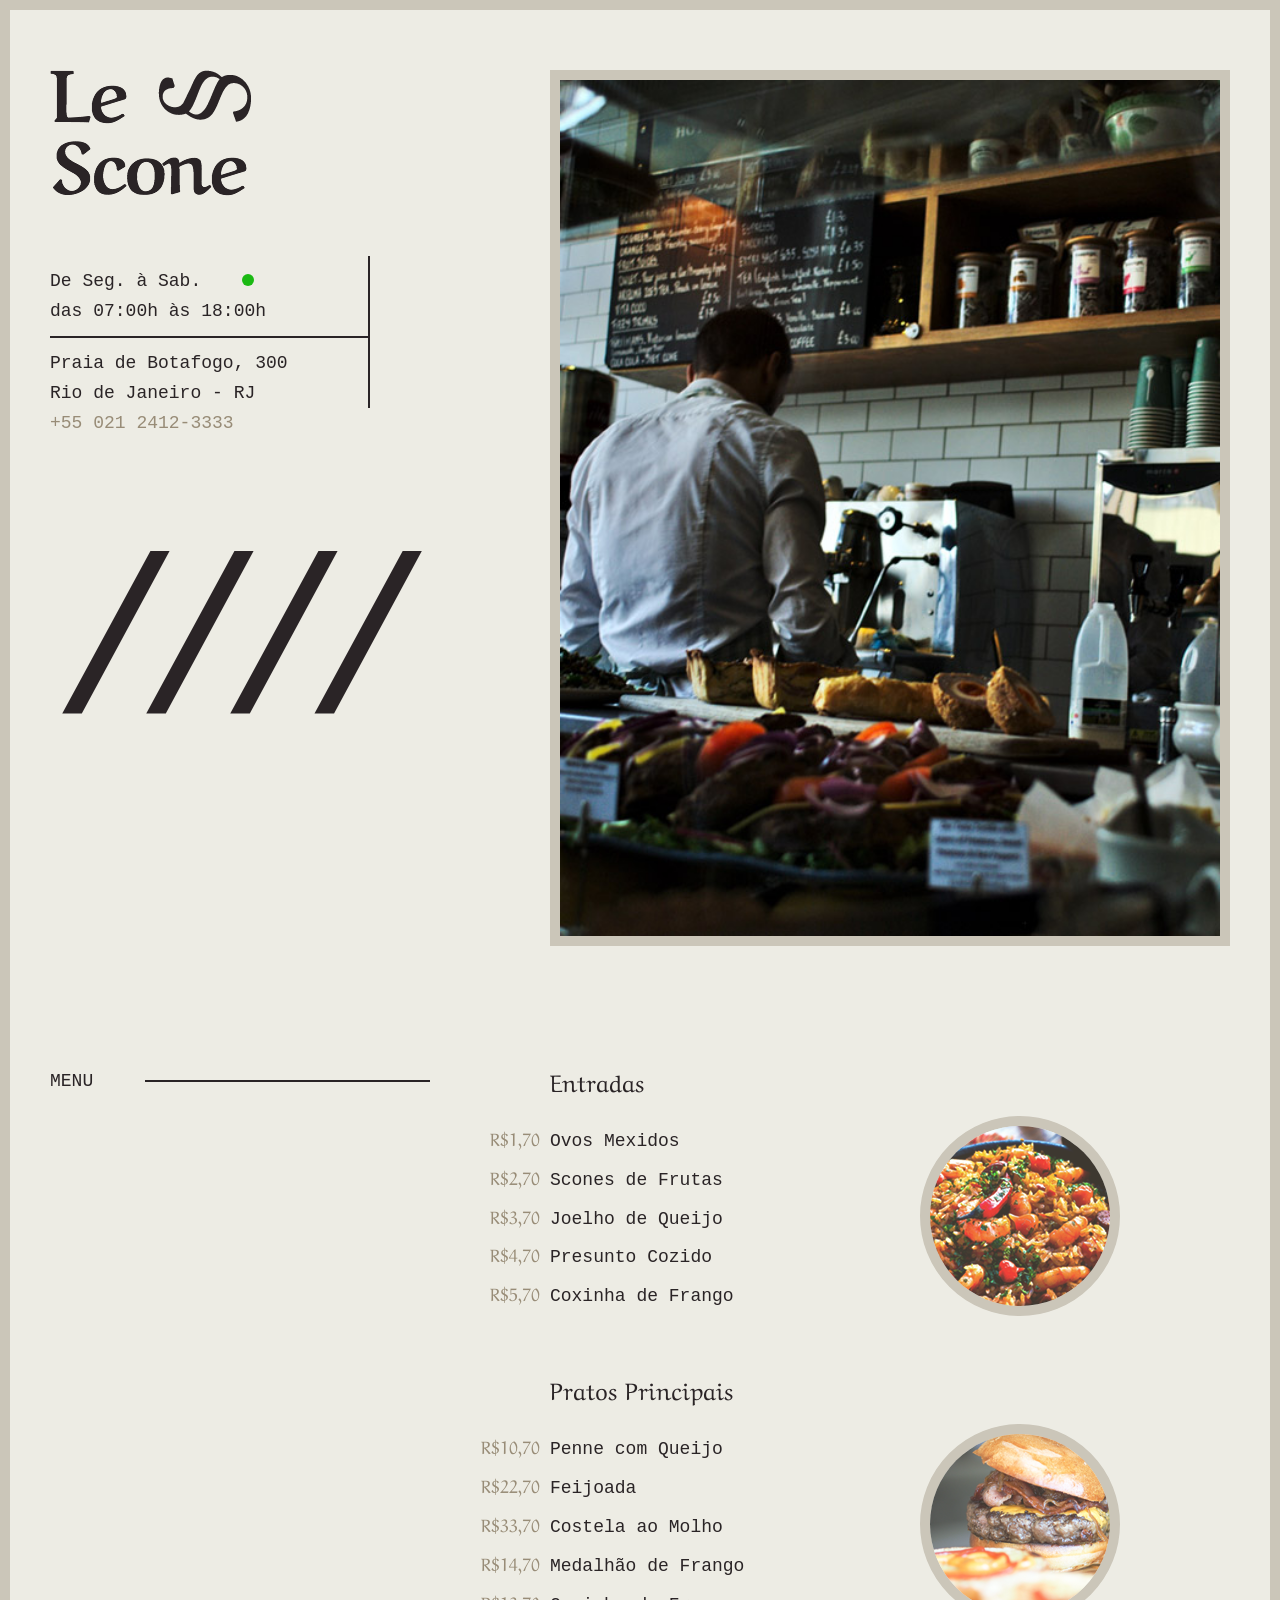
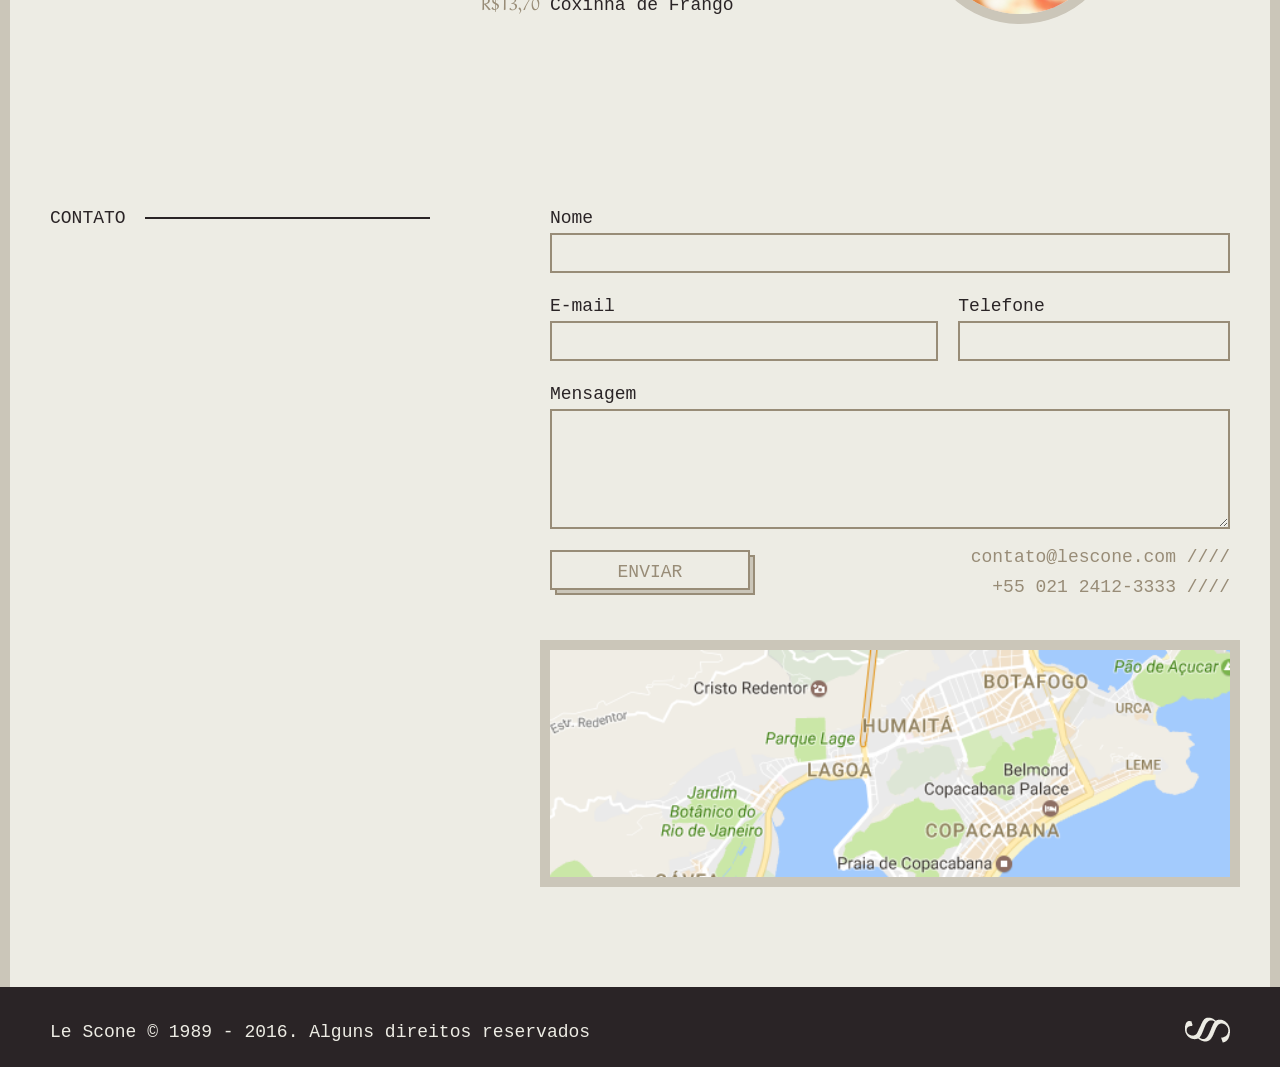
<file: le-scone/index.html>
<!DOCTYPE html>
<html lang="en">
<head>
	<meta charset="UTF-8">
	<meta http-equiv="X-UA-Compatible" content="IE=edge">
	<meta name="description" content="Le Scone - Restaurante">
	<meta name="viewport" content="width=device-width, initial-scale=1.0">

	<link rel="preconnect" href="https://fonts.gstatic.com">
	<link href="https://fonts.googleapis.com/css2?family=Aref+Ruqaa&family=PT+Mono&display=swap" rel="stylesheet">

	<link rel="stylesheet" href="./css/style.css">
	<title>Le Scone - Restaurante</title>
</head>
<body>

	<main class="container intro">
		<div class="grid-5">
			<img src="./img/lescone.png" alt="Le Scone" class="logo">
			<div class="intro-info">
				<p>De Seg. à Sab. <span class="aberto"></span><br>
					das 07:00h às 18:00h
				</p> 
				<p>Praia de Botafogo, 300 <br>Rio de Janeiro - RJ</p>
			</div>
			<p class="intro-telefone">+55 021 2412-3333</p>
		</div> 
		<div class="grid-7">
			<img src="./img/foto.jpg" alt="Foto de Le Scone" class="intro-foto">
		</div>
	</main>

	<section class="container menu">
		<h1 class="grid-4 titulo">Menu</h1>
		<div class="grid-7 offset-1">
			<div class="menu-item">
				<img src="./img/prato-1.png" alt="Foto Prato 1">
				<h2>Entradas</h2>
				<ul>
					<li><span>R$1,70</span>Ovos Mexidos</li>
					<li><span>R$2,70</span>Scones de Frutas</li>
					<li><span>R$3,70</span>Joelho de Queijo</li>
					<li><span>R$4,70</span>Presunto Cozido</li>
					<li><span>R$5,70</span>Coxinha de Frango</li>		
				</ul>
			</div>

			<div class="menu-item">
				<img src="./img/prato-2.png" alt="Foto Prato 2">
				<h2>Pratos Principais</h2>
				<ul>
					<li><span>R$10,70</span>Penne com Queijo</li>
					<li><span>R$22,70</span>Feijoada</li>
					<li><span>R$33,70</span>Costela ao Molho</li>
					<li><span>R$14,70</span>Medalhão de Frango</li>
					<li><span>R$13,70</span>Coxinha de Frango</li>		
				</ul>
			</div>
		</div>
	</section>

	<section class="container contato">
		<h1 class="grid-4 titulo">Contato</h1>
		<div class="grid-7 offset-1">
			<form>
				<label>Nome</label>
				<input type="text">
				<div class="row">
					<div class="grid-7">
						<label>E-mail</label>
						<input type="text">
					</div>
					<div class="grid-5">
						<label>Telefone</label>
						<input type="text"">
					</div>
				</div>
				<label>Mensagem</label>
				<textarea name="" id="" cols="30" rows="10"></textarea>
				<input type="button" class="button" value="Enviar">
			</form>

			<div class="contato-info">
				<p>contato@lescone.com ////</p>
				<p>+55 021 2412-3333 ////</p>
			</div>
			<a href="#" class="contato-mapa">
				<img src="./img/map.png" alt="Como chegar em Le Scone">
			</a>
		</div>
	</section>

	<footer>
		<div class="container">
			<p class="grid-9">Le Scone © 1989 - 2016. Alguns direitos reservados</p>
			<a href="https://www.origamid.com" target="_blank" class="grid-3">
				<img src="./img/lescone-icone.png" alt="Le Scone Icone">
			</a>
		</div>
	</footer>


</body>
</html>
</file>
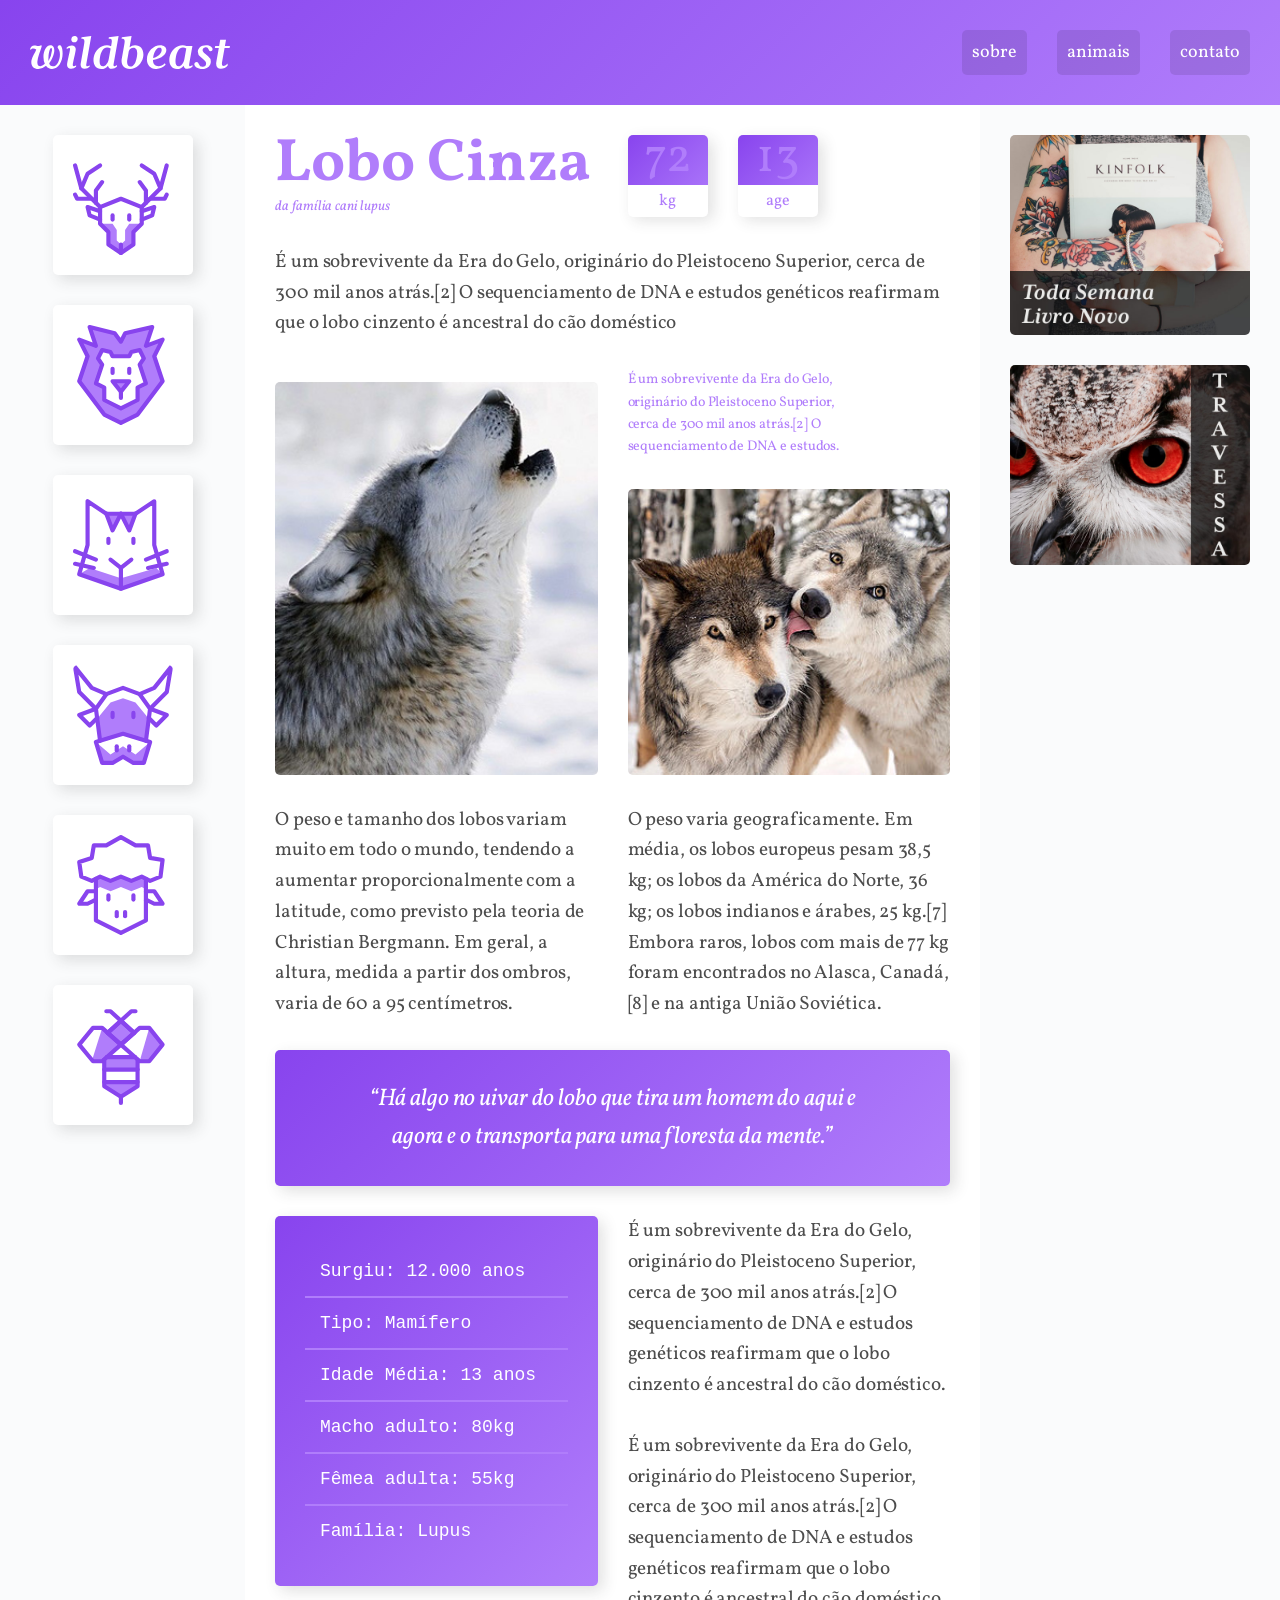
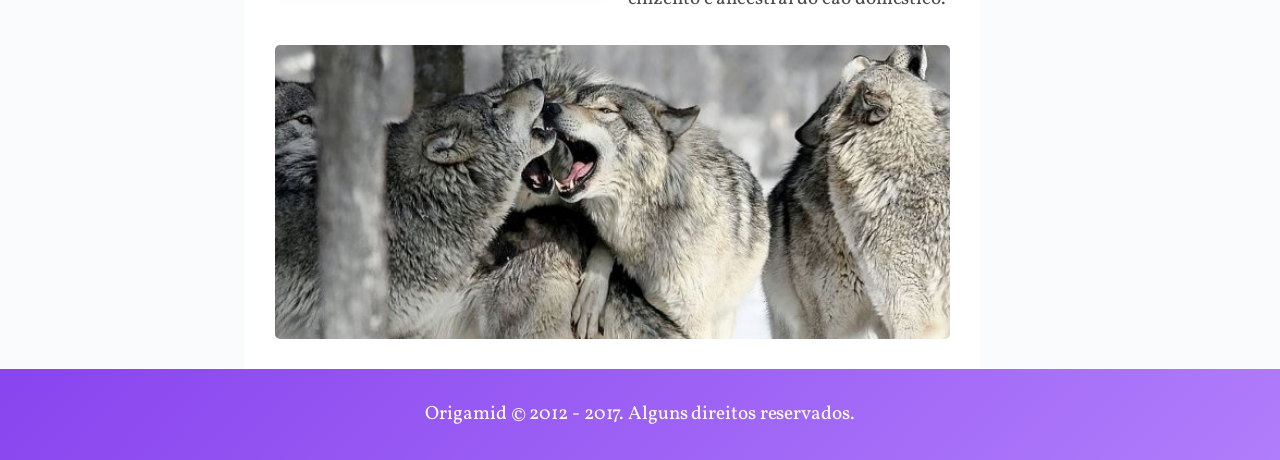
<file: wildbeast/index.html>
<!DOCTYPE html>
<html lang="en">
<head>
    <meta charset="UTF-8">
    <meta name="viewport" content="width=device-width, initial-scale=1.0, shrink-to-fit=no">
    <link rel="shortcut icon" href="./img/favicon.ico">
    <title>Wildbeast</title>
    <link rel="stylesheet" href="./css/style.css">
</head>
<body>
    <div class="structure">
        <header class="header">
            <a href="#" class="logo"><img src="./img/wildbeast.svg" alt="Wildbeast"></a>
            <nav>
                <ul>
                    <li><a href="#">sobre</a></li>
                    <li><a href="#">animais</a></li>
                    <li><a href="#">contato</a></li>
                </ul>
            </nav>
        </header>

        <nav class="sidenav">
            <ul>
                <li><a href="#"><img src="./img/icones/cervo.svg" alt="Cervo"></a></li>
                <li><a href="#"><img src="./img/icones/leao.svg" alt="Leão"></a></li>
                <li><a href="#"><img src="./img/icones/gato.svg" alt="Gato"></a></li>
                <li><a href="#"><img src="./img/icones/vaca.svg" alt="Vaca"></a></li>
                <li><a href="#"><img src="./img/icones/ovelha.svg" alt="Ovelha"></a></li>
                <li><a href="#"><img src="./img/icones/abelha.svg" alt="Abelha"></a></li>
            </ul>
        </nav>

        <main class="content">
            <div class="titles">
                <h1>Lobo Cinza</h1>
                <span>da família cani lupus</span>
            </div>
            <div class="characteristics">
                <div>
                    <span class="number">72</span>
                    <span class="label">kg</span>
                </div>
                <div>
                    <span class="number">13</span>
                    <span class="label">age</span>
                </div>
            </div>

            <p class="col-wide">É um sobrevivente da Era do Gelo, originário do Pleistoceno Superior, cerca de 300 mil anos atrás.[2] O sequenciamento de DNA e estudos genéticos reafirmam que o lobo cinzento é ancestral do cão doméstico</p>
            <img src="./img/wolf1.jpg" alt="Wolf 1" class="image-1">
            <p class="highlight">É um sobrevivente da Era do Gelo, originário do Pleistoceno Superior, cerca de 300 mil anos atrás.[2] O sequenciamento de DNA e estudos.</p>

            <img src="./img/wolf2.jpg" alt="Wolf 2" class="image-2">
            <p>O peso e tamanho dos lobos variam muito em todo o mundo, tendendo a aumentar proporcionalmente com a latitude, como previsto pela teoria de Christian Bergmann. Em geral, a altura, medida a partir dos ombros, varia de 60 a 95 centímetros.</p>
            <p>O peso varia geograficamente. Em média, os lobos europeus pesam 38,5 kg; os lobos da América do Norte, 36 kg; os lobos indianos e árabes, 25 kg.[7] Embora raros, lobos com mais de 77 kg foram encontrados no Alasca, Canadá,[8] e na antiga União Soviética.</p>

            <blockquote class="quote col-wide">
                <p>“Há algo no uivar do lobo que tira um homem do aqui e agora e o transporta para uma floresta da mente.”</p>
            </blockquote>

            <ul  class="attributes">
                <li>Surgiu: 12.000 anos</li>
                <li>Tipo: Mamífero</li>
                <li>Idade Média: 13 anos</li>
                <li>Macho adulto: 80kg</li>
                <li>Fêmea adulta: 55kg</li>
                <li>Família: Lupus</li>
            </ul>

            <div class="informations">
                <p>É um sobrevivente da Era do Gelo, originário do Pleistoceno Superior, cerca de 300 mil anos atrás.[2] O sequenciamento de DNA e estudos genéticos reafirmam que o lobo cinzento é ancestral do cão doméstico.</p>
                <p>É um sobrevivente da Era do Gelo, originário do Pleistoceno Superior, cerca de 300 mil anos atrás.[2] O sequenciamento de DNA e estudos genéticos reafirmam que o lobo cinzento é ancestral do cão doméstico.</p>
            </div>

            <img src="./img/wolf3.jpg" alt="Wolf 3" class="image-3 col-wide">
        </main>

        <aside class="ads">
            <div class="add-item">
                <img src="./img/anuncio-1.jpg" alt="Anúncio 1">
            </div>
            <div class="add-item">
                <img src="./img/anuncio-2.jpg" alt="Anúncio 2">
            </div>
        </aside>

        <footer class="footer">
            <p>Origamid © 2012 - 2017. Alguns direitos reservados.</p>
        </footer>
    </div>
</body>
</html>
</file>
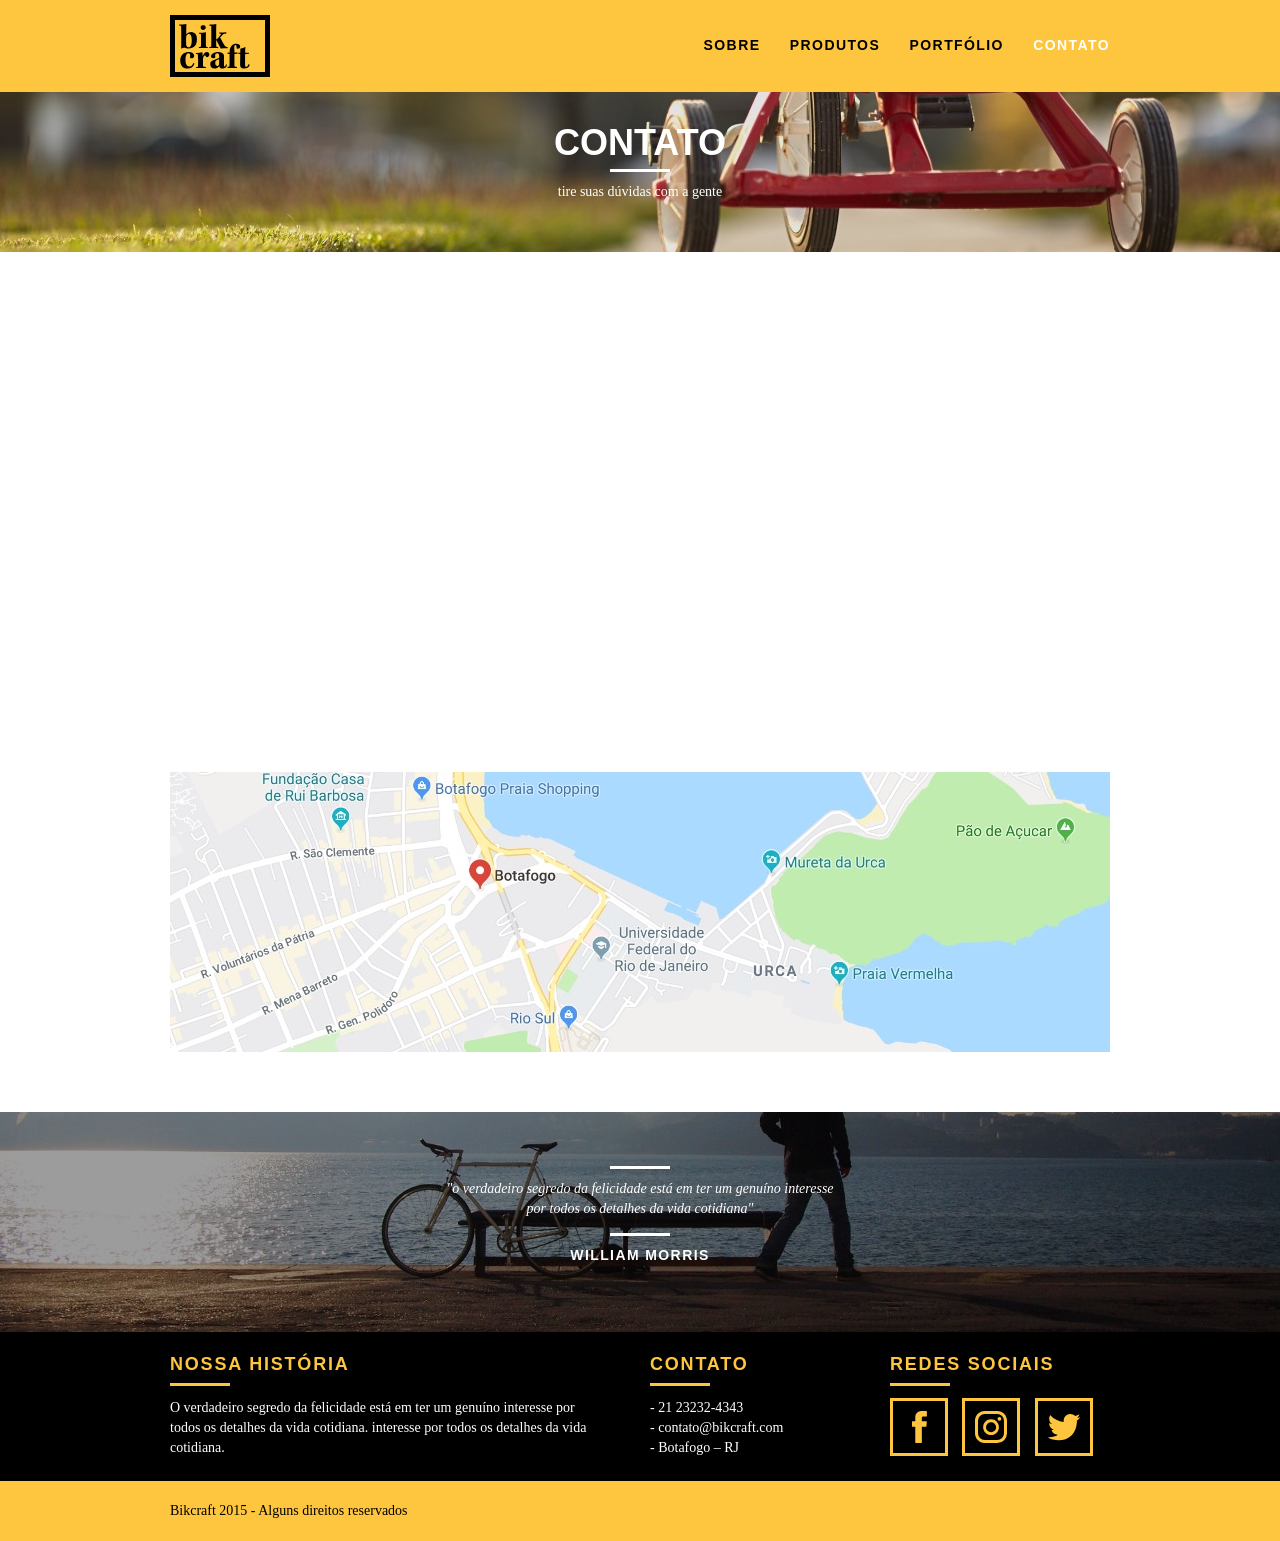
<file: bikcraft/contato.html>
<!DOCTYPE html>
<html lang="pt-BR">
<head>
  <meta charset="UTF-8">
  <meta http-equiv="X-UA-Compatible" content="IE=edge">
  <meta name="viewport" content="width=device-width, initial-scale=1.0">
  <title>Bikcraft - Contato - 21 9999-9999</title>
  <meta name="description" content="Compre a sua bicicleta personalizada na Bikcraft. Possuímos modelos Passeio, Retrô e Esporte.">

  <meta property="og:title" content="Bikcraft - Contato - 21 9999-9999"/>
  <meta property="og:type" content="website"/>
  <meta property="og:description" content="Compre a sua bicicleta personalizada na Bikcraft. Possuímos modelos Passeio, Retrô e Esporte."/>
  <meta property="og:url" content="http://bikcraft.com/contato.html"/>
  <meta property="og:image" content="http://bikcraft.com/img/og-image.png"/>

  <link rel="shortcut icon" href="favicon.ico">

  <link rel="stylesheet" href="./css/normalize.css">
  <link rel="stylesheet" href="./css/reset.css">
  <link rel="stylesheet" href="./css/grid.css">
  <link rel="stylesheet" href="./css/styles.css">
  <link rel="stylesheet" href="./css/contato.css">
  <link rel="stylesheet" href="./css/responsivo.css">

  <script>document.documentElement.classList.add("js");</script>
</head>
<body>

  <header class="header">
    <div class="container">
      <a href="./index.html" class="grid-4">
        <img src="./img/bikcraft.svg" alt="Bikcraft">
      </a>

      <nav class="header_menu grid-12">
        <ul>
          <li><a href="sobre.html">Sobre</a></li>
          <li><a href="produtos.html">Produtos</a></li>
          <li><a href="portfolio.html">Portfólio</a></li>
          <li><a href="contato.html" class="menu_ativo">Contato</a></li>
        </ul>
      </nav>
    </div>
  </header>

  <section class="introducao-interna interna_contato">
    <div class="container">
      <h1 data-anime="400" class="fadeInDown">Contato</h1>
      <p data-anime="800" class="fadeInDown">tire suas dúvidas com a gente</p>
    </div>
  </section>



  <section class="contato container fadeInDown" data-anime="1200">
    <form id="form_orcamento" method="POST" action="./enviar.php" class="contato_form grid-8 formphp">
      <label for="nome">Nome</label>
      <input type="text" name="nome" id="nome" required>
      <label for="email">E-mail</label>
      <input type="email" name="email" id="email" required>
      <label for="telefone">Telefone</label>
      <input type="text" name="telefone" id="telefone">

      <label for="" class="nao-aparece">Se você não é um robô, deixa em branco.</label>
      <input type="text" name="leaveblank" class="nao-aparece">
      <label for="" class="nao-aparece">Se você não é um robô, não mude este campo.</label>
      <input type="text" name="dontchange" class="nao-aparece" value="http://">


      <label for="mensagem">Mensagem</label>
      <textarea name="mensagem" id="mensagem" required></textarea>
      <button type="submit" class="btn btn-preto" id="enviar" name="enviar">Enviar</button>
    </form> 

    <div class="contato_dados grid-8">
      <h3>Dados</h3>
      <span>+ 55 21 93223 3232</span>
      <span>orcamento@bikcraft.com</span>
      <span>Rua Ali Perto - Botafogo</span>
      <span>Rio de Janeiro - RJ - Brasil</span>
      <h3>Redes Sociais</h3>
      <ul>
        <li>
          <a href="htpps://facebook.com" target="_blank"><img src="./img/redes-sociais/facebook.svg" alt="Facebook"></a>
        </li>
        <li>
          <a href="htpps://instagram.com" target="_blank"><img src="./img/redes-sociais/instagram.svg" alt="Instagram"></a>
        </li>
        <li>
          <a href="htpps://twitter.com" target="_blank"><img src="./img/redes-sociais/twitter.svg"></a>
        </li>
      </ul>
    </div>
  </section>

  <section class="container contato_mapa">
    <a href="https://google.com" target="_blank" class="grid-16">
      <img src="./img/endereco-bikcraft.jpg" alt="Endereço da Bikcraft">
    </a>
  </section>

  <section class="quebra">
    <blockquote class="quote-externo container">
      <p>"o verdadeiro segredo da felicidade está em ter um genuíno interesse por todos os detalhes da vida cotidiana"</p>
      <cite>WILLIAM MORRIS</cite>
    </blockquote>
  </section>

  <footer>
    <div class="footer">
      <div class="container">

        <div class="grid-8 footer_historia">
          <h3>Nossa História</h3>
          <p>O verdadeiro segredo da felicidade está em ter um genuíno interesse por todos os detalhes da vida cotidiana. interesse por todos os detalhes da vida cotidiana. </p>
        </div>

        <div class="grid-4 footer_contato">
          <h3>Contato</h3>
          <ul>
            <li>- 21 23232-4343</li>
            <li>- contato@bikcraft.com</li>
            <li>- Botafogo – RJ</li>
          </ul>
        </div>

        <div class="grid-4 footer_redes">
          <h3>Redes Sociais</h3>
          <ul>
            <li>
              <a href="htpps://facebook.com" target="_blank"><img src="./img/redes-sociais/facebook.svg" alt="Facebook"></a>
            </li>
            <li>
              <a href="htpps://instagram.com" target="_blank"><img src="./img/redes-sociais/instagram.svg" alt="Instagram"></a>
            </li>
            <li>
              <a href="htpps://twitter.com" target="_blank"><img src="./img/redes-sociais/twitter.svg"></a>
            </li>
          </ul>
        </div>

      </div>
    </div>

    <div class="copy">
      <div class="container">
        <p class="grid-16">Bikcraft 2015 - Alguns direitos reservados</p>
      </div>
    </div>
  </footer>

  <script src="./js/simple-anime.js"></script>
  <script src="./js/simple-form.js"></script>
  <script src="./js/script.js"></script>
</body>
</html>
</file>
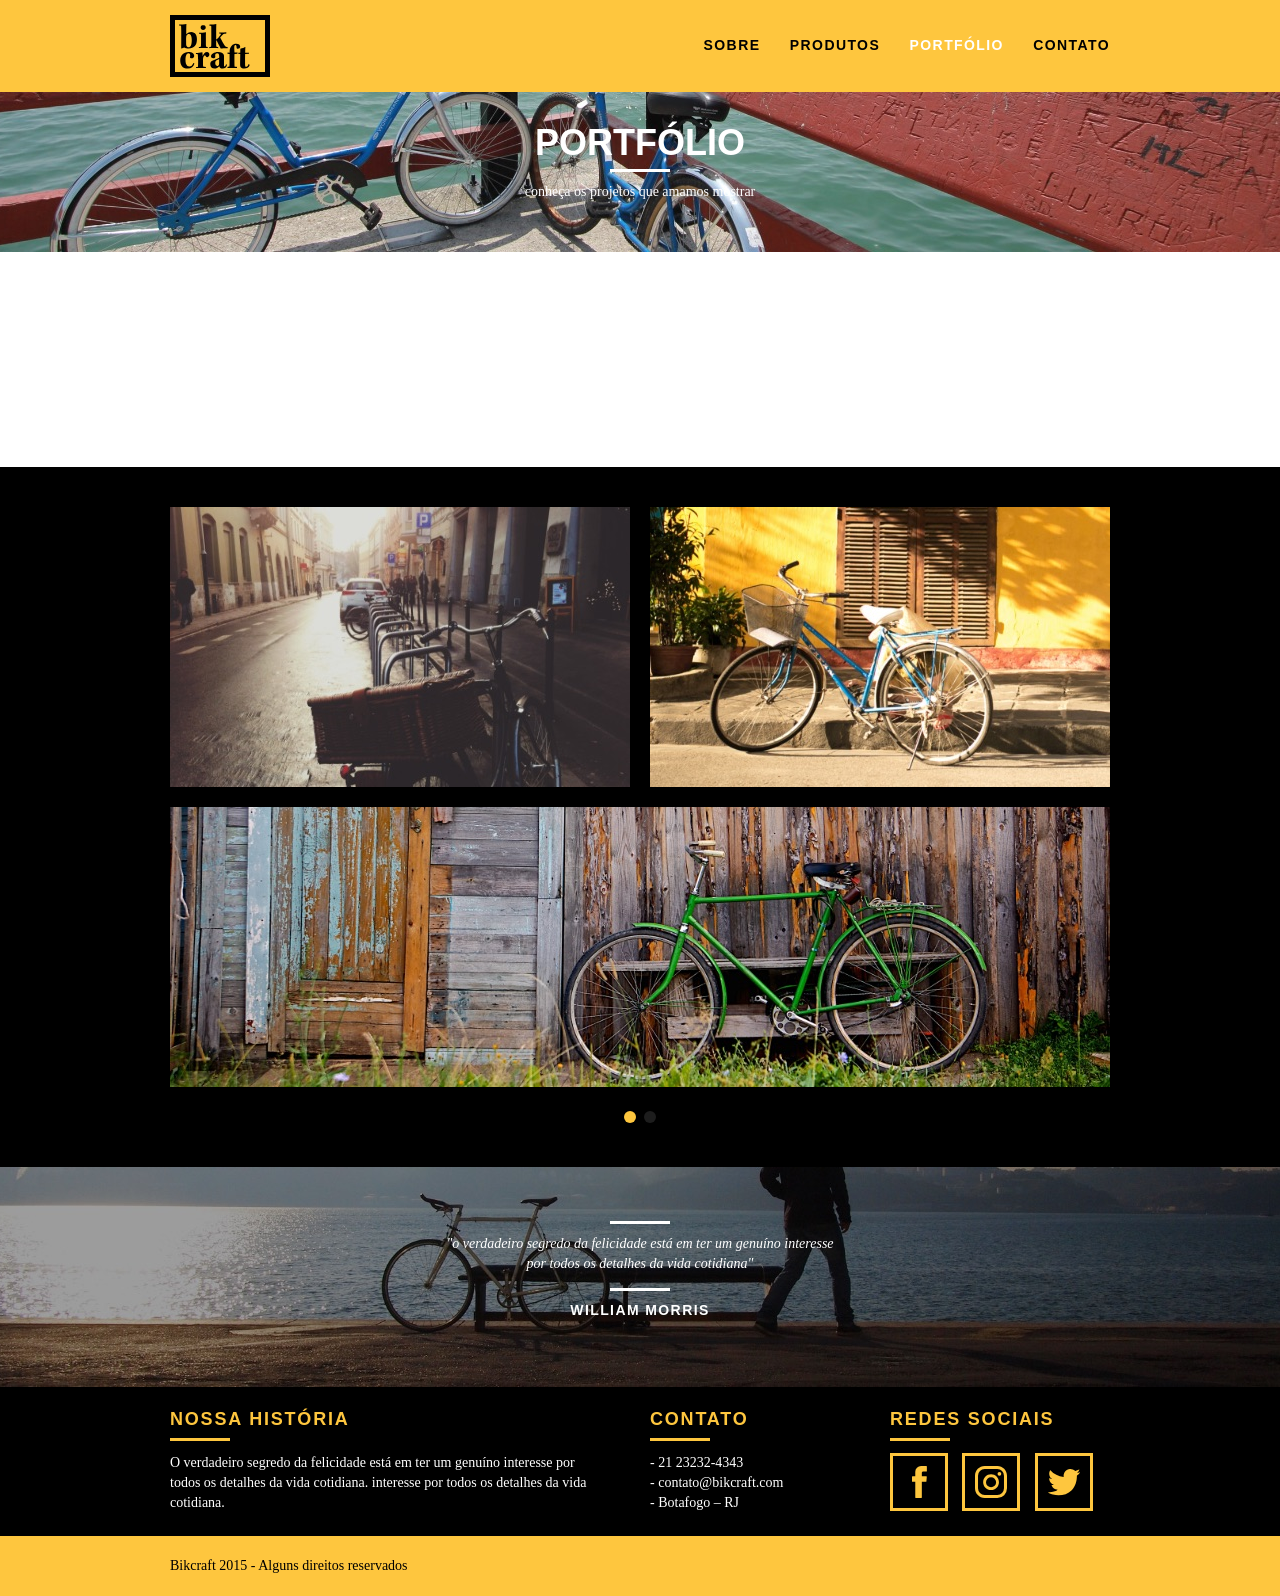
<file: bikcraft/portfolio.html>
<!DOCTYPE html>
<html lang="pt-BR">
<head>
  <meta charset="UTF-8">
  <meta http-equiv="X-UA-Compatible" content="IE=edge">
  <meta name="viewport" content="width=device-width, initial-scale=1.0">
  <title>Bikcraft - Conheça o portfólio de clientes</title>
  <meta name="description" content="Compre a sua bicicleta personalizada na Bikcraft. Possuímos modelos Passeio, Retrô e Esporte.">

  <meta property="og:title" content="Bikcraft - Conheça o portfólio de clientes"/>
  <meta property="og:type" content="website"/>
  <meta property="og:description" content="Compre a sua bicicleta personalizada na Bikcraft. Possuímos modelos Passeio, Retrô e Esporte."/>
  <meta property="og:url" content="http://bikcraft.com/portfolio.html"/>
  <meta property="og:image" content="http://bikcraft.com/img/og-image.png"/>

  <link rel="shortcut icon" href="favicon.ico">

  <link rel="stylesheet" href="./css/normalize.css">
  <link rel="stylesheet" href="./css/reset.css">
  <link rel="stylesheet" href="./css/grid.css">
  <link rel="stylesheet" href="./css/styles.css">
  <link rel="stylesheet" href="./css/portfolio.css">
  <link rel="stylesheet" href="./css/responsivo.css">

  <script>document.documentElement.classList.add("js");</script>
</head>
<body>

  <header class="header">
    <div class="container">
      <a href="./index.html" class="grid-4">
        <img src="./img/bikcraft.svg" alt="Bikcraft">
      </a>

      <nav class="header_menu grid-12">
        <ul>
          <li><a href="sobre.html">Sobre</a></li>
          <li><a href="produtos.html">Produtos</a></li>
          <li><a href="portfolio.html" class="menu_ativo">Portfólio</a></li>
          <li><a href="contato.html">Contato</a></li>
        </ul>
      </nav>
    </div>
  </header>

  <section class="introducao-interna interna_portfolio">
    <div class="container">
      <h1 data-anime="400" class="fadeInDown">Portfólio</h1>
      <p data-anime="800" class="fadeInDown"> conheça os projetos que amamos mostrar</p>
    </div>
  </section>

  <section class="container fadeInDown" data-slide="quote" data-anime="1200">
    <blockquote class="quote_clientes">
      <p>"Pedalar sempre foi a minha paixão, o que o pessoal da Bikcraft fez foi intensificar o meu amor por esta atividade. Recomendo a todos que amo."</p>
      <cite>Barbara Moss</cite>
    </blockquote>
    <blockquote class="quote_clientes">
      <p>"Nada melhor do que dar um rolê com a minha Bikcraft na orla. Essa é a minha companheira mais fiel, nunca me traiu e está sempre a minha disposição."</p>
      <cite>Jhony Rato</cite>
    </blockquote>
    <blockquote class="quote_clientes">
      <p>"Aqueles que ainda não possuem uma Bikcraft, não sabem o que estão perdendo. A precisão é absurda e a velocidade transcendental. Nunca vi nada igual."</p>
      <cite>Bernardo</cite>
    </blockquote>
  </section>

  <section class="portfolio">
    <div class="container" data-slide="portfolio">
      <ul class="portfolio_lista">
        <li class="grid-8">
          <img src="./img/portfolio/retro.jpg" alt="Bicicleta Retro">
        </li>
        <li class="grid-8">
          <img src="./img/portfolio/passeio.jpg" alt="Bicicleta Passeio">
        </li>
        <li class="grid-16">
          <img src="./img/portfolio/esporte.jpg" alt="Bicicleta Esporte">
        </li>
      </ul>
      <ul class="portfolio_lista">
        <li class="grid-8">
          <img src="./img/portfolio/passeio.jpg" alt="Bicicleta Passeio">
        </li>
        <li class="grid-8">
          <img src="./img/portfolio/retro.jpg" alt="Bicicleta Retro">
        </li>
        <li class="grid-16">
          <img src="./img/portfolio/esporte.jpg" alt="Bicicleta Esporte">
        </li>
      </ul>
  </section>

  <section class="quebra">
    <blockquote class="quote-externo container">
      <p>"o verdadeiro segredo da felicidade está em ter um genuíno interesse por todos os detalhes da vida cotidiana"</p>
      <cite>WILLIAM MORRIS</cite>
    </blockquote>
  </section>

  <footer>
    <div class="footer">
      <div class="container">

        <div class="grid-8 footer_historia">
          <h3>Nossa História</h3>
          <p>O verdadeiro segredo da felicidade está em ter um genuíno interesse por todos os detalhes da vida cotidiana. interesse por todos os detalhes da vida cotidiana. </p>
        </div>

        <div class="grid-4 footer_contato">
          <h3>Contato</h3>
          <ul>
            <li>- 21 23232-4343</li>
            <li>- contato@bikcraft.com</li>
            <li>- Botafogo – RJ</li>
          </ul>
        </div>

        <div class="grid-4 footer_redes">
          <h3>Redes Sociais</h3>
          <ul>
            <li>
              <a href="htpps://facebook.com" target="_blank"><img src="./img/redes-sociais/facebook.svg" alt="Facebook"></a>
            </li>
            <li>
              <a href="htpps://instagram.com" target="_blank"><img src="./img/redes-sociais/instagram.svg" alt="Instagram"></a>
            </li>
            <li>
              <a href="htpps://twitter.com" target="_blank"><img src="./img/redes-sociais/twitter.svg"></a>
            </li>
          </ul>
        </div>

      </div>
    </div>

    <div class="copy">
      <div class="container">
        <p class="grid-16">Bikcraft 2015 - Alguns direitos reservados</p>
      </div>
    </div>
  </footer>

  <script src="./js/simple-anime.js"></script>
  <script src="./js/simple-slide.js"></script>
  <script src="./js/script.js"></script>

</body>
</html>
</file>
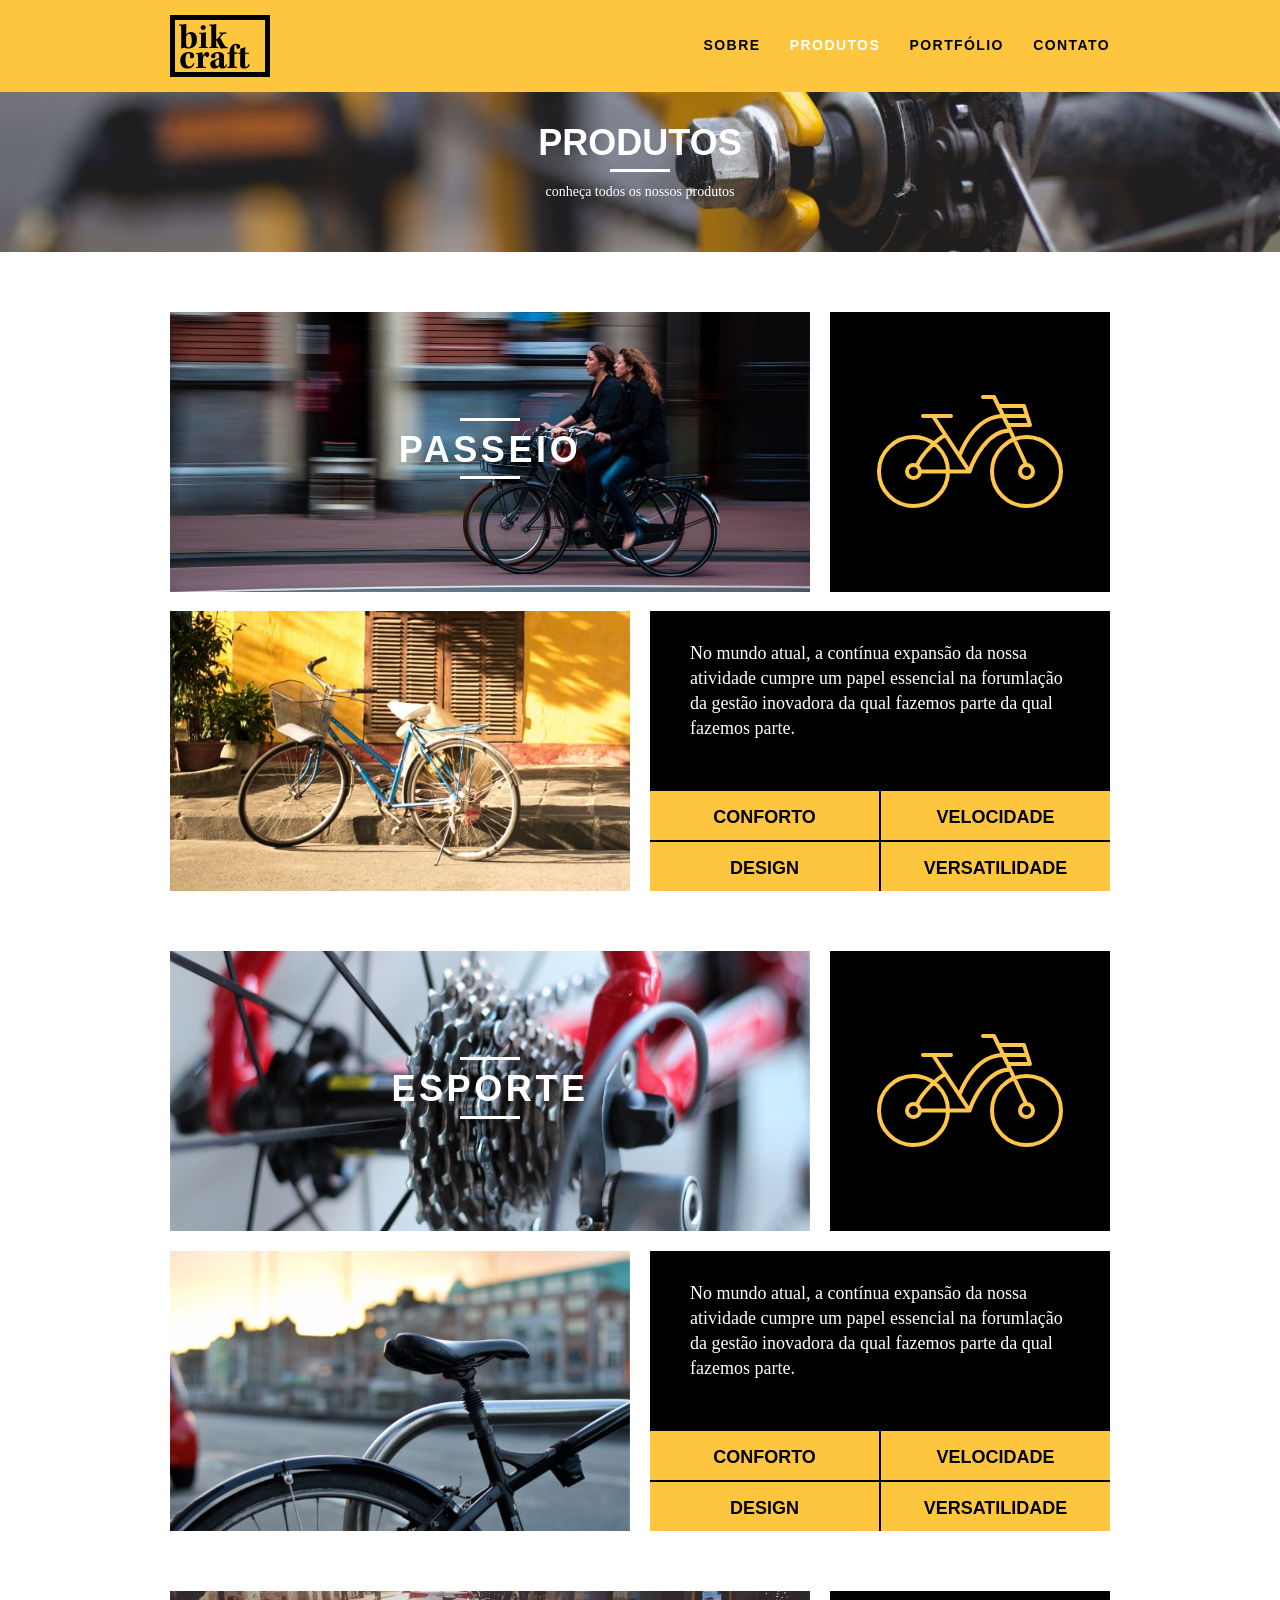
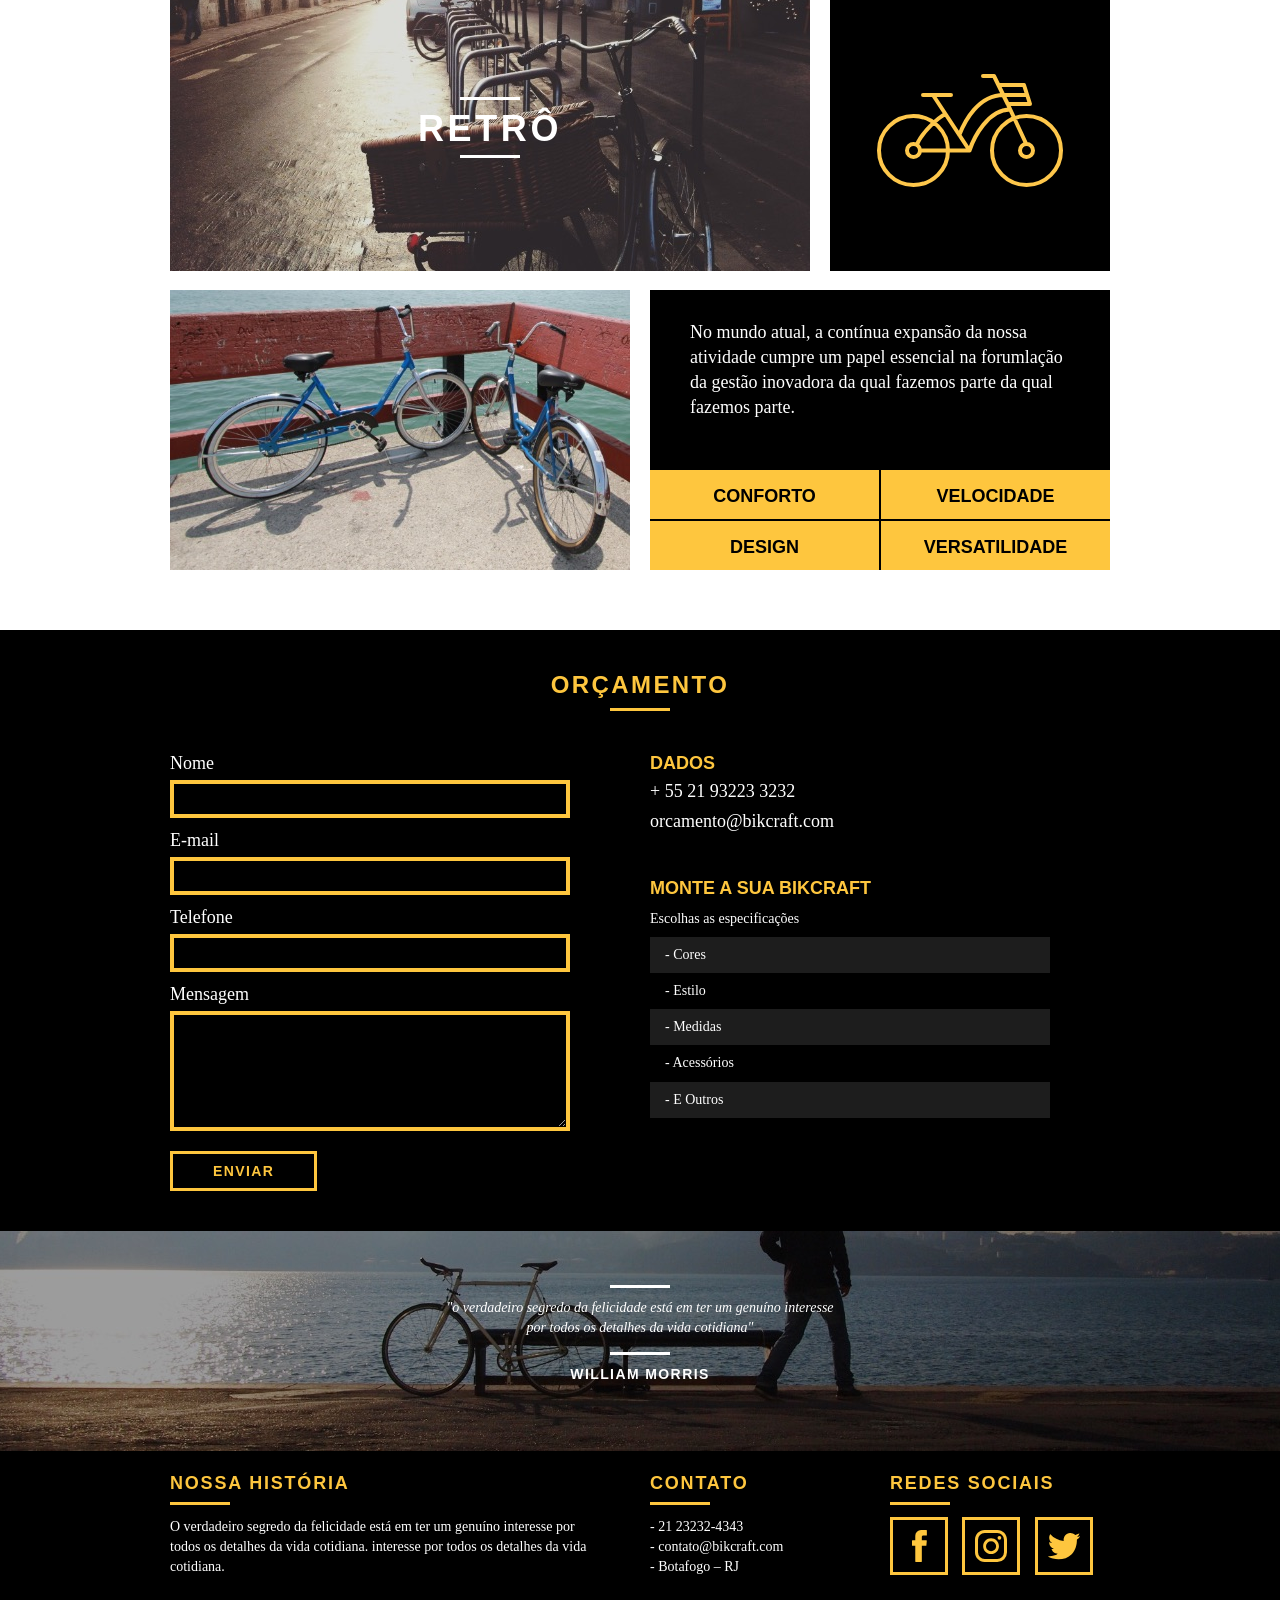
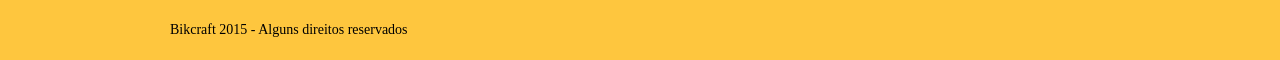
<file: bikcraft/produtos.html>
<!DOCTYPE html>
<html lang="pt-BR">
<head>
  <meta charset="UTF-8">
  <meta http-equiv="X-UA-Compatible" content="IE=edge">
  <meta name="viewport" content="width=device-width, initial-scale=1.0">
  <title>Bikcraft - Conheça as linhas Passeio, Retrô e Esporte</title>
  <meta name="description" content="Compre a sua bicicleta personalizada na Bikcraft. Possuímos modelos Passeio, Retrô e Esporte.">

  <meta property="og:title" content="Bikcraft - Conheça as linhas Passeio, Retrô e Esporte"/>
  <meta property="og:type" content="website"/>
  <meta property="og:description" content="Compre a sua bicicleta personalizada na Bikcraft. Possuímos modelos Passeio, Retrô e Esporte."/>
  <meta property="og:url" content="http://bikcraft.com/produtos.html"/>
  <meta property="og:image" content="http://bikcraft.com/img/og-image.png"/>

  <link rel="shortcut icon" href="favicon.ico">

  <link rel="stylesheet" href="./css/normalize.css">
  <link rel="stylesheet" href="./css/reset.css">
  <link rel="stylesheet" href="./css/grid.css">
  <link rel="stylesheet" href="./css/styles.css">
  <link rel="stylesheet" href="./css/produtos.css">
  <link rel="stylesheet" href="./css/responsivo.css">

  <script>document.documentElement.classList.add("js");</script>
</head>
<body>

  <header class="header">
    <div class="container">
      <a href="./index.html" class="grid-4">
        <img src="./img/bikcraft.svg" alt="Bikcraft">
      </a>

      <nav class="header_menu grid-12">
        <ul>
          <li><a href="sobre.html">Sobre</a></li>
          <li><a href="produtos.html"  class="menu_ativo">Produtos</a></li>
          <li><a href="portfolio.html">Portfólio</a></li>
          <li><a href="contato.html">Contato</a></li>
        </ul>
      </nav>
    </div>
  </header>

  <section class="introducao-interna interna_produtos">
    <div class="container">
      <h1 data-anime="400" class="fadeInDown">Produtos</h1>
      <p data-anime="800" class="fadeInDown">conheça todos os nossos produtos</p>
    </div>
  </section>

  <section class="container produto_item fadeInDown" data-anime="1200">
    <div class="grid-11">
      <img src="./img/produtos/bikcraft-passeio-1.jpg" alt="Bikcraft Passeio 1">
      <h2 class="">Passeio</h2>
    </div>
    <div class="grid-5 produto_icone">
      <img src="./img/produtos/passeio.svg" alt="Bikcraft">
    </div>
    <div class="grid-8">
      <img src="./img/produtos/bikcraft-passeio-2.jpg" alt="Bikcraft Passeio 2">
    </div>
    <div class="grid-8 produto_info">
      <p>No mundo atual, a contínua expansão da nossa atividade cumpre um papel essencial na forumlação da gestão inovadora da qual fazemos parte da qual fazemos parte.</p>
      <ul>
        <li>Conforto</li>
        <li>Velocidade</li>
        <li>Design</li>
        <li>Versatilidade</li>
      </ul>
    </div>
  </section>
  <section class="container produto_item">
    <div class="grid-11">
      <img src="./img/produtos/bikcraft-esporte-1.jpg" alt="Bikcraft Esporte 1">
      <h2 class="">Esporte</h2>
    </div>
    <div class="grid-5 produto_icone">
      <img src="./img/produtos/passeio.svg" alt="Bikcraft">
    </div>
    <div class="grid-8">
      <img src="./img/produtos/bikcraft-esporte-2.jpg" alt="Bikcraft Esporte 2">
    </div>
    <div class="grid-8 produto_info">
      <p>No mundo atual, a contínua expansão da nossa atividade cumpre um papel essencial na forumlação da gestão inovadora da qual fazemos parte da qual fazemos parte.</p>
      <ul>
        <li>Conforto</li>
        <li>Velocidade</li>
        <li>Design</li>
        <li>Versatilidade</li>
      </ul>
    </div>
  </section>
  <section class="container produto_item">
    <div class="grid-11">
      <img src="./img/produtos/bikcraft-retro-1.jpg" alt="Bikcraft Retrô 1">
      <h2 class="">Retrô</h2>
    </div>
    <div class="grid-5 produto_icone">
      <img src="./img/produtos/passeio.svg" alt="Bikcraft">
    </div>
    <div class="grid-8">
      <img src="./img/produtos/bikcraft-retro-2.jpg" alt="Bikcraft Retrô 2">
    </div>
    <div class="grid-8 produto_info">
      <p>No mundo atual, a contínua expansão da nossa atividade cumpre um papel essencial na forumlação da gestão inovadora da qual fazemos parte da qual fazemos parte.</p>
      <ul>
        <li>Conforto</li>
        <li>Velocidade</li>
        <li>Design</li>
        <li>Versatilidade</li>
      </ul>
    </div>
  </section>

  <section class="orcamento">
    <div class="container">
      <h2 class="subtitulo">Orçamento</h2>
      <form id="form_orcamento" class="form grid-8 formphp" action="./enviar.php" method="POST">
        <label for="nome">Nome</label>
        <input type="text" name="nome" id="nome" required>
        <label for="email">E-mail</label>
        <input type="email" name="email" id="email" required>
        <label for="telefone">Telefone</label>
        <input type="text" name="telefone" id="telefone">
  
        <label for="" class="nao-aparece">Se você não é um robô, deixa em branco.</label>
        <input type="text" name="leaveblank" class="nao-aparece">
        <label for="" class="nao-aparece">Se você não é um robô, não mude este campo.</label>
        <input type="text" name="dontchange" class="nao-aparece" value="http://">
  
  
        <label for="mensagem">Mensagem</label>
        <textarea name="mensagem" id="mensagem" required></textarea>
        <button type="submit" class="btn" id="enviar" name="enviar">Enviar</button>
      </form> 

      <div class="orcamento_dados grid-8">
        <h3>Dados</h3>
        <span>+ 55 21 93223 3232</span>
        <span>orcamento@bikcraft.com</span>
        <h3>Monte a sua Bikcraft</h3>
        <p>Escolhas as especificações</p>
        <ul>
          <li>- Cores</li>
          <li>- Estilo</li>
          <li>- Medidas</li>
          <li>- Acessórios</li>
          <li>- E Outros</li>
        </ul>
      </div>
    </div>
  </section>

  <section class="quebra">
    <blockquote class="quote-externo container">
      <p>"o verdadeiro segredo da felicidade está em ter um genuíno interesse por todos os detalhes da vida cotidiana"</p>
      <cite>WILLIAM MORRIS</cite>
    </blockquote>
  </section>

  <footer>
    <div class="footer">
      <div class="container">

        <div class="grid-8 footer_historia">
          <h3>Nossa História</h3>
          <p>O verdadeiro segredo da felicidade está em ter um genuíno interesse por todos os detalhes da vida cotidiana. interesse por todos os detalhes da vida cotidiana. </p>
        </div>

        <div class="grid-4 footer_contato">
          <h3>Contato</h3>
          <ul>
            <li>- 21 23232-4343</li>
            <li>- contato@bikcraft.com</li>
            <li>- Botafogo – RJ</li>
          </ul>
        </div>

        <div class="grid-4 footer_redes">
          <h3>Redes Sociais</h3>
          <ul>
            <li>
              <a href="htpps://facebook.com" target="_blank"><img src="./img/redes-sociais/facebook.svg" alt="Facebook"></a>
            </li>
            <li>
              <a href="htpps://instagram.com" target="_blank"><img src="./img/redes-sociais/instagram.svg" alt="Instagram"></a>
            </li>
            <li>
              <a href="htpps://twitter.com" target="_blank"><img src="./img/redes-sociais/twitter.svg"></a>
            </li>
          </ul>
        </div>

      </div>
    </div>

    <div class="copy">
      <div class="container">
        <p class="grid-16">Bikcraft 2015 - Alguns direitos reservados</p>
      </div>
    </div>
  </footer>

  <script src="./js/simple-anime.js"></script>
  <script src="./js/simple-form.js"></script>
  <script src="./js/script.js"></script>

</body>
</html>
</file>
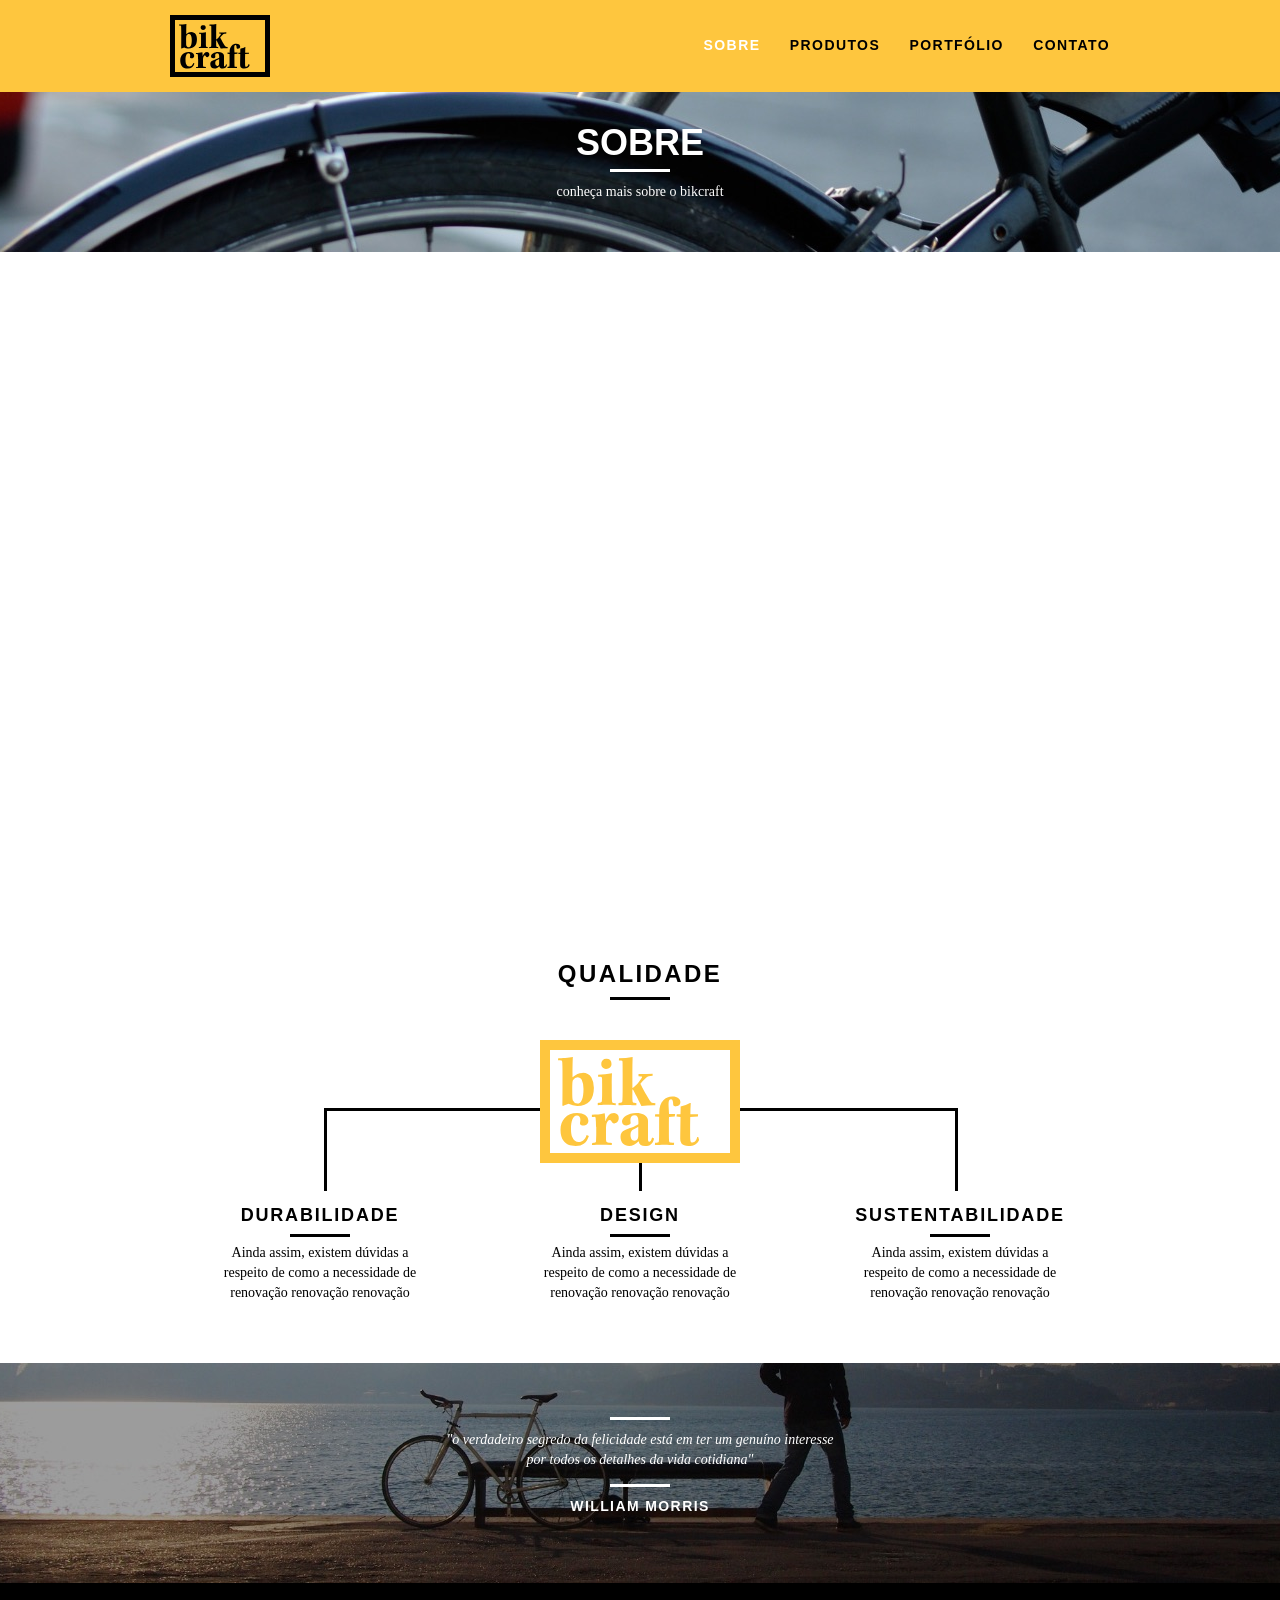
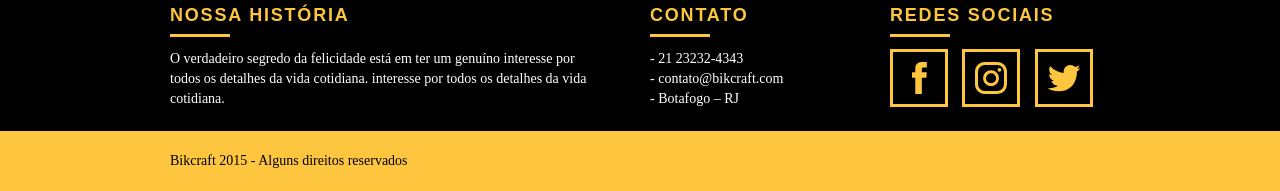
<file: bikcraft/sobre.html>
<!DOCTYPE html>
<html lang="pt-BR">
<head>
  <meta charset="UTF-8">
  <meta http-equiv="X-UA-Compatible" content="IE=edge">
  <meta name="viewport" content="width=device-width, initial-scale=1.0">
  <title>Bikcraft - Saiba mais sobre a gente</title>
  <meta name="description" content="Compre a sua bicicleta personalizada na Bikcraft. Possuímos modelos Passeio, Retrô e Esporte.">

  <meta property="og:title" content="Bikcraft - Saiba mais sobre a gente"/>
  <meta property="og:type" content="website"/>
  <meta property="og:description" content="Compre a sua bicicleta personalizada na Bikcraft. Possuímos modelos Passeio, Retrô e Esporte."/>
  <meta property="og:url" content="http://bikcraft.com/sobre.html"/>
  <meta property="og:image" content="http://bikcraft.com/img/og-image.png"/>

  <link rel="shortcut icon" href="favicon.ico">

  <link rel="stylesheet" href="./css/normalize.css">
  <link rel="stylesheet" href="./css/reset.css">
  <link rel="stylesheet" href="./css/grid.css">
  <link rel="stylesheet" href="./css/styles.css">
  <link rel="stylesheet" href="./css/sobre.css">
  <link rel="stylesheet" href="./css/responsivo.css">

  <script>document.documentElement.classList.add("js");</script>
</head>
<body>

  <header class="header">
    <div class="container">
      <a href="./index.html" class="grid-4">
        <img src="./img/bikcraft.svg" alt="Bikcraft">
      </a>

      <nav class="header_menu grid-12">
        <ul>
          <li><a href="sobre.html" class="menu_ativo">Sobre</a></li>
          <li><a href="produtos.html">Produtos</a></li>
          <li><a href="portfolio.html">Portfólio</a></li>
          <li><a href="contato.html">Contato</a></li>
        </ul>
      </nav>
    </div>
  </header>

  <section class="introducao-interna interna_sobre">
    <div class="container">
      <h1 data-anime="400" class="fadeInDown">Sobre</h1>
      <p data-anime="800" class="fadeInDown">conheça mais sobre o bikcraft</p>
    </div>
  </section>

  <section class="missao_sobre container fadeInDown"  data-anime="1200">
    <div class="grid-10">
      <h2 class="subtitulo-interno">História, Missão e Visão</h2>
      <p>No mundo atual, a contínua expansão da nossa atividade cumpre um papel essencial na forumlação da gestão inovadora da qual fazemos parte da qual fazemos parte.</p>
      <p>No mundo atual, a contínua expansão da nossa atividade cumpre um papel essencial na forumlação da gestão inovadora da qual fazemos parte da qual fazemos parte.</p>
    </div>
    <div class="grid-6">
      <h2 class="subtitulo-interno">Valores</h2>
      <ul>
        <li>- Qualidade no processo com</li>
        <li>- Foco no cliente sem perder a</li>
        <li>- Diversão, preservando a</li>
        <li>- Natureza com Sustentabilidade</li>
      </ul>
    </div>

    <div class="grid-16">
      <img src="./img/equipe-bikcraft.jpg" alt="Bikcraft Equipe" class="foto-equipe">
    </div>
  </section>

  <section class="qualidade container">
    <h2 class="subtitulo">Qualidade</h2>
    <img src="./img/bikcraft-qualidade.svg" alt="Bikcraft">
    <ul class="qualidade_lista">
      <li class="grid-1-3">
        <h3>Durabilidade</h3>
        <p>Ainda assim, existem dúvidas a respeito de como a necessidade de renovação renovação renovação</p>
      </li>
      <li class="grid-1-3">
        <h3>Design</h3>
        <p>Ainda assim, existem dúvidas a respeito de como a necessidade de renovação renovação renovação</p>
      </li>
      <li class="grid-1-3">
        <h3>Sustentabilidade</h3>
        <p>Ainda assim, existem dúvidas a respeito de como a necessidade de renovação renovação renovação</p>
      </li>
    </ul>
  </section>

  <section class="quebra">
    <blockquote class="quote-externo container">
      <p>"o verdadeiro segredo da felicidade está em ter um genuíno interesse por todos os detalhes da vida cotidiana"</p>
      <cite>WILLIAM MORRIS</cite>
    </blockquote>
  </section>

  <footer>
    <div class="footer">
      <div class="container">

        <div class="grid-8 footer_historia">
          <h3>Nossa História</h3>
          <p>O verdadeiro segredo da felicidade está em ter um genuíno interesse por todos os detalhes da vida cotidiana. interesse por todos os detalhes da vida cotidiana. </p>
        </div>

        <div class="grid-4 footer_contato">
          <h3>Contato</h3>
          <ul>
            <li>- 21 23232-4343</li>
            <li>- contato@bikcraft.com</li>
            <li>- Botafogo – RJ</li>
          </ul>
        </div>

        <div class="grid-4 footer_redes">
          <h3>Redes Sociais</h3>
          <ul>
            <li>
              <a href="htpps://facebook.com" target="_blank"><img src="./img/redes-sociais/facebook.svg" alt="Facebook"></a>
            </li>
            <li>
              <a href="htpps://instagram.com" target="_blank"><img src="./img/redes-sociais/instagram.svg" alt="Instagram"></a>
            </li>
            <li>
              <a href="htpps://twitter.com" target="_blank"><img src="./img/redes-sociais/twitter.svg"></a>
            </li>
          </ul>
        </div>

      </div>
    </div>

    <div class="copy">
      <div class="container">
        <p class="grid-16">Bikcraft 2015 - Alguns direitos reservados</p>
      </div>
    </div>
  </footer>


  <script src="./js/simple-anime.js"></script>
  <script src="./js/script.js"></script>
</body>
</html>
</file>
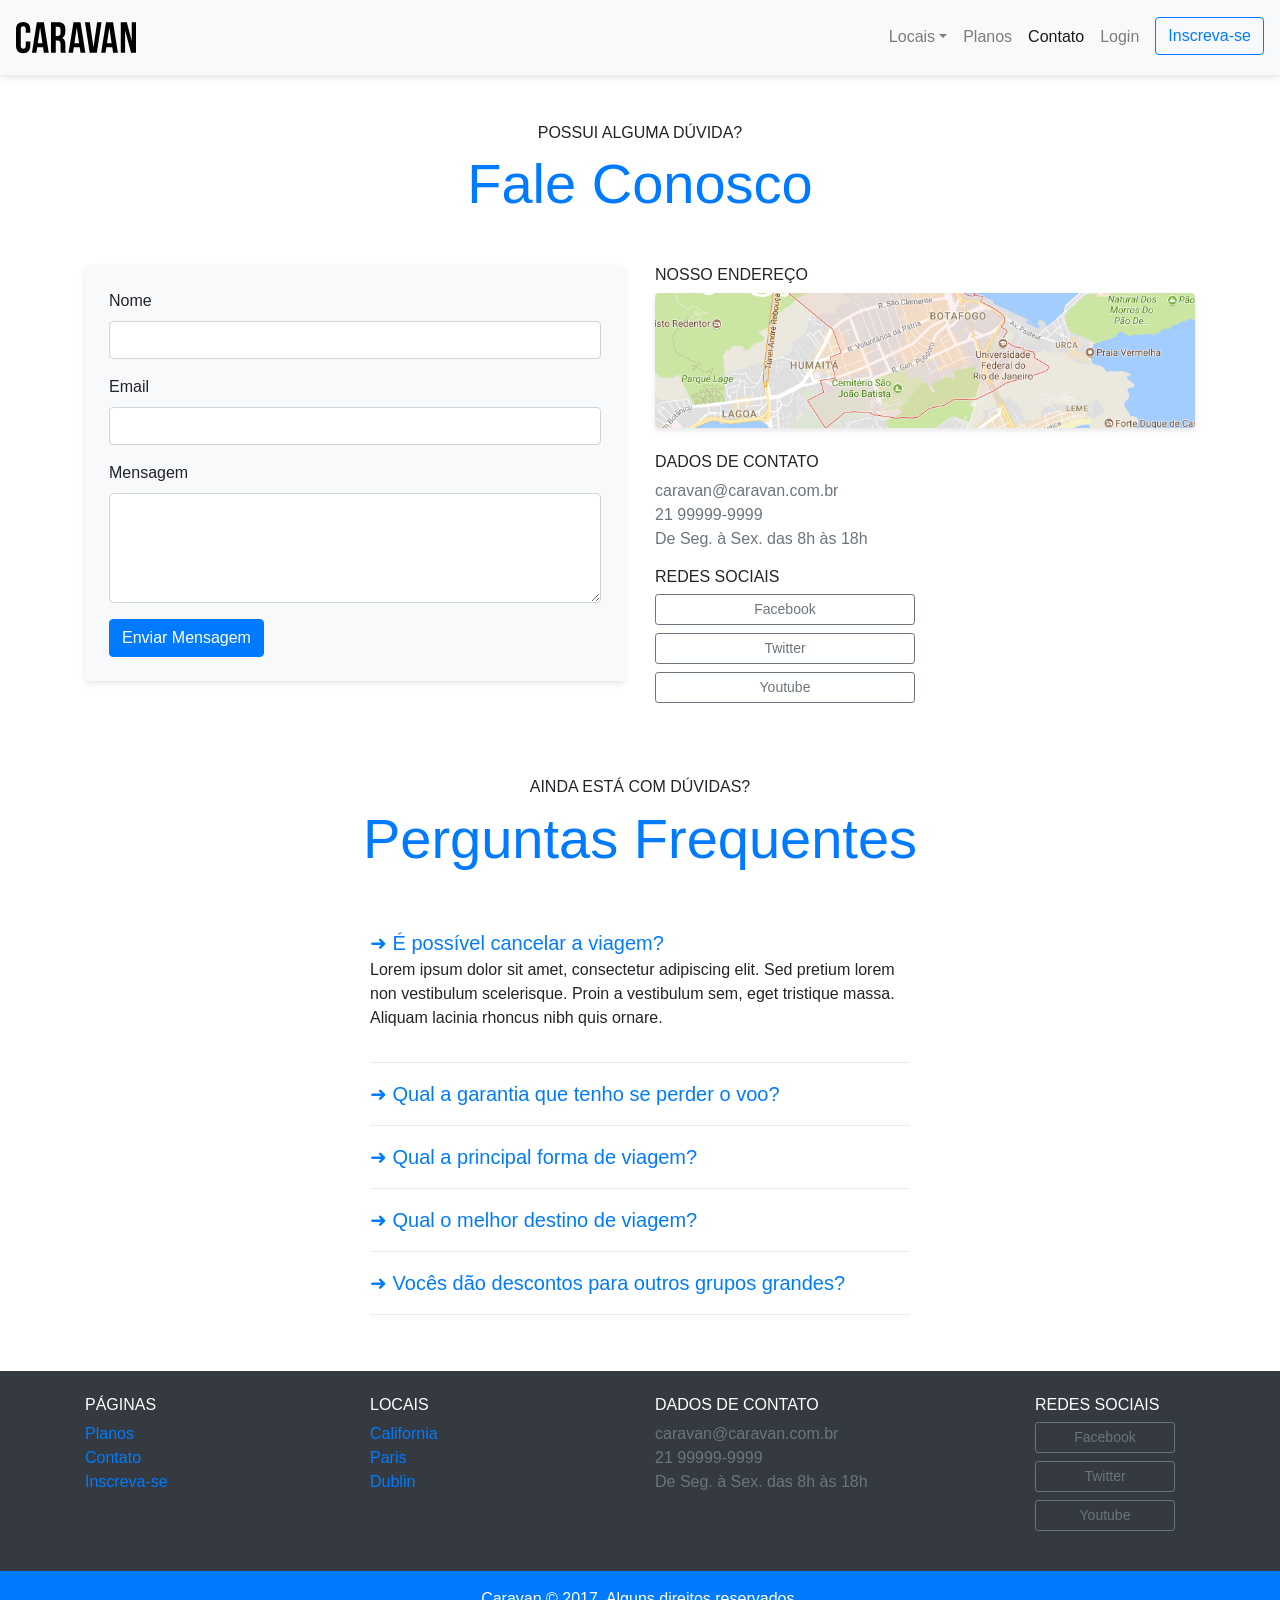
<file: caravan/contato.html>
<!DOCTYPE html>
<html lang="pt-BR">

<head>
   <meta charset="UTF-8">
   <meta http-equiv="X-UA-Compatible" content="IE=edge">
   <meta name="viewport" content="width=device-width, initial-scale=1.0">

   <link rel="stylesheet" href="./css/bootstrap.css">
   <link rel="stylesheet" href="./css/styles.css">
   <title>Caravan - Contato</title>
</head>

<body>
   <!-- MODAL -->
   <div class="modal fade" id="modalLogin" tabindex="-1" aria-labelledby="modalLoginTitutlo" aria-hidden="true">
      <div class="modal-dialog">
         <div class="modal-content">
            <div class="modal-header">
               <h5 class="modal-title" id="modalLoginTitutlo">Entre na sua conta</h5>
               <button type="button" class="close" data-dismiss="modal" aria-label="Close">
                  <span aria-hidden="true">&times;</span>
               </button>
            </div>
            <div class="modal-body">
               <form>
                  <div class="form-group">
                     <label for="loginEmail">Email</label>
                     <input type="email" class="form-control" id="loginEmail">
                  </div>
                  <div class="form-group">
                     <label for="loginSenha">Senha</label>
                     <input type="password" class="form-control" id="loginSenha">
                  </div>
                  <button type="submit" class="btn btn-primary">Entrar na Conta</button>
                  <small class="form-text text-muted">Esqueceu a senha? <a href="#">Clique aqui</a>.</small>
               </form>
            </div>
         </div>
      </div>
   </div>

   <!-- FECHA MODAL -->

   <nav class="navbar navbar-expand-md navbar-light bg-light fixed-top py-3 box-shadow">
      <a href="index.html" class="navbar-brand">
         <img src="./img/caravan.svg" alt="Caravan">
      </a>

      <button class="navbar-toggler" type="button" data-toggle="collapse" data-target="#navbarSupportedContent"
         aria-controls="navbarSupportedContent" aria-expanded="false" aria-label="Abrir navegação">
         <span class="navbar-toggler-icon"></span>
      </button>

      <div class="collapse navbar-collapse" id="navbarSupportedContent">
         <ul class="navbar-nav ml-auto">
            <li class="nav-item dropdown">
               <a class="nav-link dropdown-toggle" href="#" id="navbarDropdown" role="button" data-toggle="dropdown"
                  aria-haspopup="true" aria-expanded="false">Locais</a>
               <div class="dropdown-menu" aria-labelledby="navbarDropdown">
                  <a class="dropdown-item" href="local.html">California</a>
                  <a class="dropdown-item" href="local.html">Paris</a>
                  <a class="dropdown-item" href="local.html">Dublin</a>
               </div>
            </li>
            <li class="nav-item">
               <a href="planos.html" class="nav-link">Planos</a>
            </li>
            <li class="nav-item">
               <a href="contato.html" class="nav-link active">Contato</a>
            </li>
            <li class="nav-item">
               <a href="#" class="nav-link" data-toggle="modal" data-target="#modalLogin">Login</a>
            </li>
            <li class="nav-item">
               <a href="inscricao.html" class="btn btn-outline-primary ml-md-2">Inscreva-se</a>
            </li>
         </ul>

      </div>
   </nav>

   <section class="container">
      <div class="my-5 text-center">
         <span class="h6 d-block">POSSUI ALGUMA DÚVIDA?</span>
         <h1 class="display-4 text-primary">Fale Conosco</h1>
      </div>
      <div class="row">
         <div class="col-lg mb-5">
            <form class="bg-light rounded p-4 box-shadow" action="#">
               <div class="form-group">
                  <label for="clienteNome">Nome</label>
                  <input type="text" class="form-control" id="clienteNome">
               </div>
               <div class="form-group">
                  <label for="clienteEmail">Email</label>
                  <input type="email" class="form-control" id="clienteEmail">
               </div>
               <div class="form-group">
                  <label for="clienteMensagem">Mensagem</label>
                  <textarea class="form-control" id="clienteMensagem" rows="4"></textarea>
               </div>
               <button type="submit" class="btn btn-primary">Enviar Mensagem</button>
            </form>
         </div>

         <div class="col-lg">
            <h2 class="h6">NOSSO ENDEREÇO</h2>
            <a href="https://www.google.com.br/maps">
               <img class="img-fluid box-shadow rounded mb-4" src="./img/mapa.png" alt="Mapa">
            </a>

            <h2 class="h6">DADOS DE CONTATO</h2>
            <ul class="list-unstyled text-secondary">
               <li>caravan@caravan.com.br</li>
               <li>21 99999-9999</li>
               <li>De Seg. à Sex. das 8h às 18h</li>
            </ul>

            <h2 class="h6">REDES SOCIAIS</h2>
            <ul class="list-unstyled" style="max-width: 260px;">
               <li><a href="#" class="btn btn-outline-secondary btn-sm btn-block mb-2">Facebook</a></li>
               <li><a href="#" class="btn btn-outline-secondary btn-sm btn-block mb-2">Twitter</a></li>
               <li><a href="#" class="btn btn-outline-secondary btn-sm btn-block mb-2">Youtube</a></li>
            </ul>
         </div>
      </div>
   </section>

   <section class="container">
      <div class="my-5 text-center">
         <span class="h6 d-block">AINDA ESTÁ COM DÚVIDAS?</span>
         <h2 class="display-4 text-primary">Perguntas Frequentes</h2>
      </div>
      <div class="row justify-content-center">
         <div class="col-md-6" id="perguntasFrequentes" data-children=".pergunta">
            <div class="pergunta py-2">
               <a class="lead" data-toggle="collapse" href="#pergunta1" aria-expanded="true" aria-controls="pergunta1">➜
                  É possível cancelar a viagem?</a>
               <div id="pergunta1" class="collapse show" data-parent="#perguntasFrequentes" role="tabpanel">
                  <p>Lorem ipsum dolor sit amet, consectetur adipiscing elit. Sed pretium lorem non vestibulum
                     scelerisque. Proin a vestibulum sem, eget tristique massa. Aliquam lacinia rhoncus nibh quis
                     ornare.</p>
               </div>
            </div>
            <div class="dropdown-divider"></div>
            <div class="pergunta py-2">
               <a class="lead" data-toggle="collapse" href="#pergunta2" aria-expanded="true" aria-controls="pergunta2">➜
                  Qual a garantia que tenho se perder o voo?</a>
               <div id="pergunta2" class="collapse" data-parent="#perguntasFrequentes" role="tabpanel">
                  <p>Lorem ipsum dolor sit amet, consectetur adipiscing elit. Sed pretium lorem non vestibulum
                     scelerisque. Proin a vestibulum sem, eget tristique massa. Aliquam lacinia rhoncus nibh quis
                     ornare.</p>
               </div>
            </div>
            <div class="dropdown-divider"></div>
            <div class="pergunta py-2">
               <a class="lead" data-toggle="collapse" href="#pergunta3" aria-expanded="true" aria-controls="pergunta3">➜
                  Qual a principal forma de viagem?</a>
               <div id="pergunta3" class="collapse" data-parent="#perguntasFrequentes" role="tabpanel">
                  <p>Lorem ipsum dolor sit amet, consectetur adipiscing elit. Sed pretium lorem non vestibulum
                     scelerisque. Proin a vestibulum sem, eget tristique massa. Aliquam lacinia rhoncus nibh quis
                     ornare.</p>
               </div>
            </div>
            <div class="dropdown-divider"></div>
            <div class="pergunta py-2">
               <a class="lead" data-toggle="collapse" href="#pergunta4" aria-expanded="true" aria-controls="pergunta4">➜
                  Qual o melhor destino de viagem?</a>
               <div id="pergunta4" class="collapse" data-parent="#perguntasFrequentes" role="tabpanel">
                  <p>Lorem ipsum dolor sit amet, consectetur adipiscing elit. Sed pretium lorem non vestibulum
                     scelerisque. Proin a vestibulum sem, eget tristique massa. Aliquam lacinia rhoncus nibh quis
                     ornare.</p>
               </div>
            </div>
            <div class="dropdown-divider"></div>
            <div class="pergunta py-2">
               <a class="lead" data-toggle="collapse" href="#pergunta5" aria-expanded="true" aria-controls="pergunta5">➜
                  Vocês dão descontos para outros grupos grandes?</a>
               <div id="pergunta5" class="collapse" data-parent="#perguntasFrequentes" role="tabpanel">
                  <p>Lorem ipsum dolor sit amet, consectetur adipiscing elit. Sed pretium lorem non vestibulum
                     scelerisque. Proin a vestibulum sem, eget tristique massa. Aliquam lacinia rhoncus nibh quis
                     ornare.</p>
               </div>
            </div>
            <div class="dropdown-divider"></div>
         </div>
      </div>
   </section>

   <footer class="bg-dark text-white mt-5">
      <div class="container py-4">
         <div class="row">
            <div class="col-md-3 col-6">
               <h4 class="h6">PÁGINAS</h4>
               <ul class="list-unstyled">
                  <li><a href="planos.html">Planos</a></li>
                  <li><a href="contato.html">Contato</a></li>
                  <li><a href="inscricao.html">Inscreva-se</a></li>
               </ul>
            </div>
            <div class="col-md-3 col-6">
               <h4 class="h6">LOCAIS</h4>
               <ul class="list-unstyled">
                  <li><a href="local.html">California</a></li>
                  <li><a href="local.html">Paris</a></li>
                  <li><a href="local.html">Dublin</a></li>
               </ul>
            </div>
            <div class="col-md-4">
               <h4 class="h6">DADOS DE CONTATO</h4>
               <ul class="list-unstyled text-secondary">
                  <li>caravan@caravan.com.br</li>
                  <li>21 99999-9999</li>
                  <li>De Seg. à Sex. das 8h às 18h</li>
               </ul>
            </div>
            <div class="col-md-2">
               <h4 class="h6">REDES SOCIAIS</h4>
               <ul class="list-unstyled ">
                  <li><a href="#" class="btn btn-outline-secondary btn-sm btn-block mb-2"
                        style="max-width: 140px;">Facebook</a></li>
                  <li><a href="#" class="btn btn-outline-secondary btn-sm btn-block mb-2"
                        style="max-width: 140px;">Twitter</a></li>
                  <li><a href="#" class="btn btn-outline-secondary btn-sm btn-block mb-2"
                        style="max-width: 140px;">Youtube</a></li>
               </ul>
            </div>
         </div>
      </div>

      <div class="bg-primary text-center py-3">
         <p class="mb-0">Caravan © 2017. Alguns direitos reservados.</p>
      </div>
   </footer>

   <script type="text/javascript" src="./js/jquery-3.3.1.slim.min.js"></script>
   <script type="text/javascript" src="./js/popper.min.js"></script>
   <script type="text/javascript" src="./js/bootstrap.js"></script>
   <script type="text/javascript" src="./js/app.js"></script>
</body>

</html>
</file>
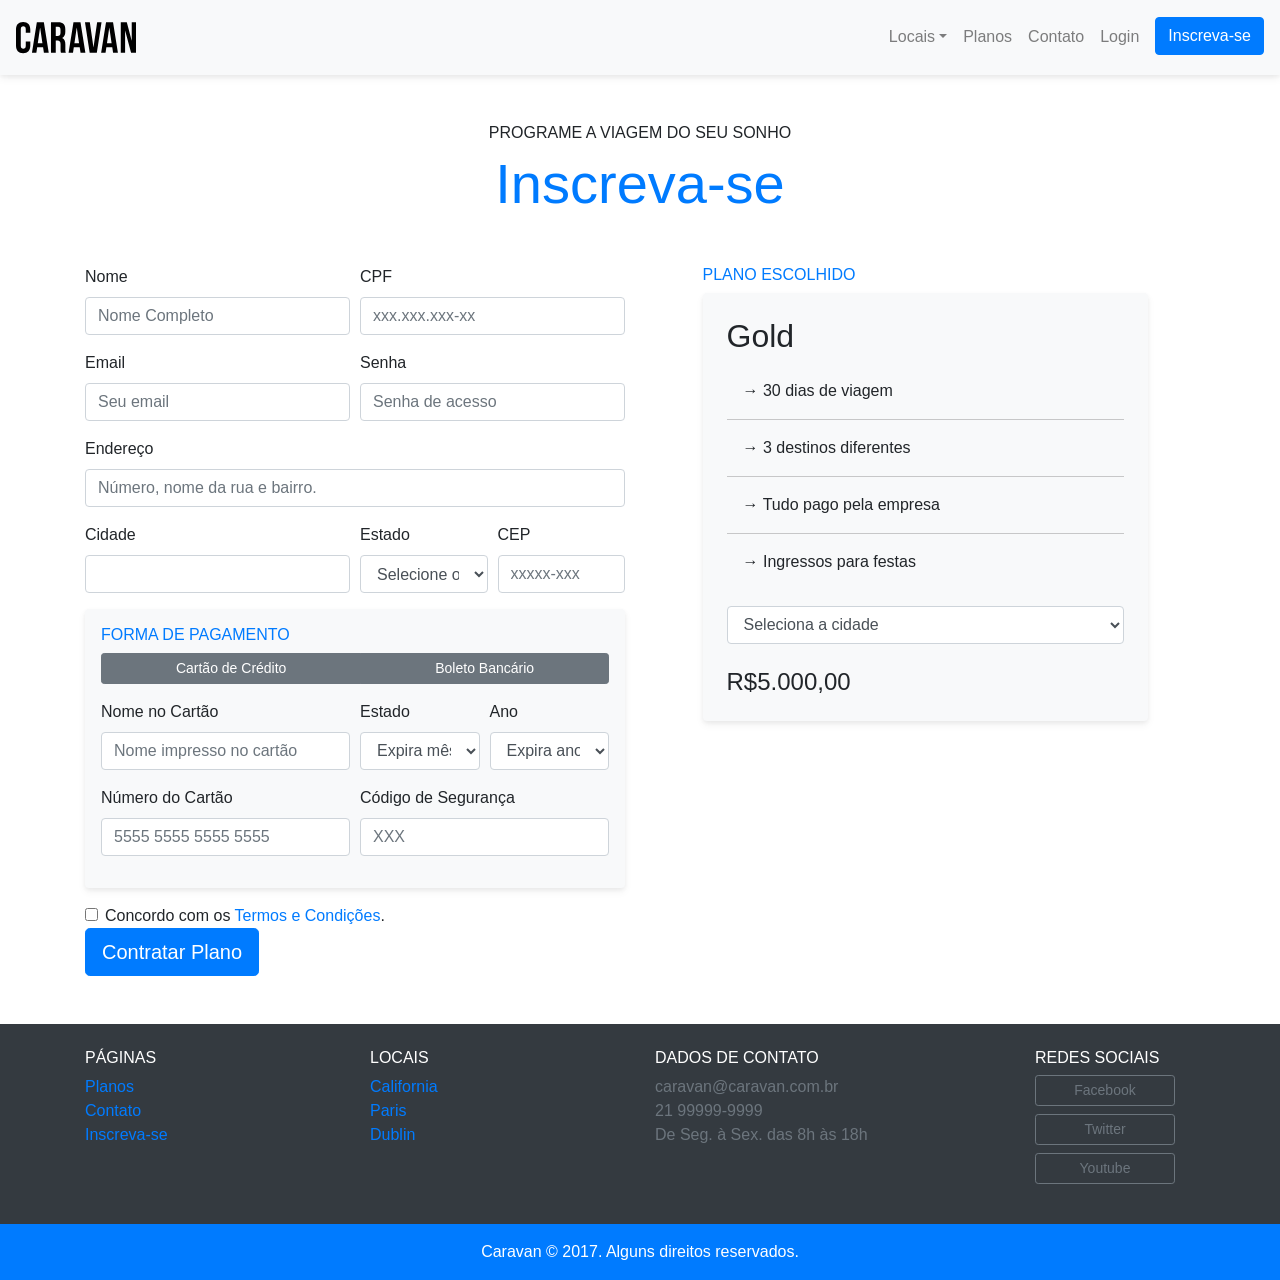
<file: caravan/inscricao.html>
<!DOCTYPE html>
<html lang="pt-BR">

<head>
   <meta charset="UTF-8">
   <meta http-equiv="X-UA-Compatible" content="IE=edge">
   <meta name="viewport" content="width=device-width, initial-scale=1.0">

   <link rel="stylesheet" href="./css/bootstrap.css">
   <link rel="stylesheet" href="./css/styles.css">
   <title>Caravan - Inscrição</title>
</head>

<body>
   <!-- MODAL -->
   <div class="modal fade" id="modalLogin" tabindex="-1" aria-labelledby="modalLoginTitutlo" aria-hidden="true">
      <div class="modal-dialog">
         <div class="modal-content">
            <div class="modal-header">
               <h5 class="modal-title" id="modalLoginTitutlo">Entre na sua conta</h5>
               <button type="button" class="close" data-dismiss="modal" aria-label="Close">
                  <span aria-hidden="true">&times;</span>
               </button>
            </div>
            <div class="modal-body">
               <form>
                  <div class="form-group">
                     <label for="loginEmail">Email</label>
                     <input type="email" class="form-control" id="loginEmail">
                  </div>
                  <div class="form-group">
                     <label for="loginSenha">Senha</label>
                     <input type="password" class="form-control" id="loginSenha">
                  </div>
                  <button type="submit" class="btn btn-primary">Entrar na Conta</button>
                  <small class="form-text text-muted">Esqueceu a senha? <a href="#">Clique aqui</a>.</small>
               </form>
            </div>
         </div>
      </div>
   </div>

   <!-- FECHA MODAL -->

   <nav class="navbar navbar-expand-md navbar-light bg-light fixed-top py-3 box-shadow">
      <a href="index.html" class="navbar-brand">
         <img src="./img/caravan.svg" alt="Caravan">
      </a>

      <button class="navbar-toggler" type="button" data-toggle="collapse" data-target="#navbarSupportedContent"
         aria-controls="navbarSupportedContent" aria-expanded="false" aria-label="Abrir navegação">
         <span class="navbar-toggler-icon"></span>
      </button>

      <div class="collapse navbar-collapse" id="navbarSupportedContent">
         <ul class="navbar-nav ml-auto">
            <li class="nav-item dropdown">
               <a class="nav-link dropdown-toggle" href="#" id="navbarDropdown" role="button" data-toggle="dropdown"
                  aria-haspopup="true" aria-expanded="false">Locais</a>
               <div class="dropdown-menu" aria-labelledby="navbarDropdown">
                  <a class="dropdown-item" href="local.html">California</a>
                  <a class="dropdown-item" href="local.html">Paris</a>
                  <a class="dropdown-item" href="local.html">Dublin</a>
               </div>
            </li>
            <li class="nav-item">
               <a href="planos.html" class="nav-link">Planos</a>
            </li>
            <li class="nav-item">
               <a href="contato.html" class="nav-link">Contato</a>
            </li>
            <li class="nav-item">
               <a href="#" class="nav-link" data-toggle="modal" data-target="#modalLogin">Login</a>
            </li>
            <li class="nav-item">
               <a href="inscricao.html" class="btn btn-outline-primary ml-md-2 active">Inscreva-se</a>
            </li>
         </ul>

      </div>
   </nav>

   <section class="container">
      <div class="my-5 text-center">
         <span class="h6 d-block">PROGRAME A VIAGEM DO SEU SONHO</span>
         <h1 class="display-4 text-primary">Inscreva-se</h1>
      </div>
      <div class="row">
         <form action="#" class="col-lg-6">
            <div class="form-row">
               <div class="form-group col-md-6">
                  <label for="inputNome">Nome</label>
                  <input type="text" class="form-control" id="inputNome" placeholder="Nome Completo">
               </div>
               <div class="form-group col-md-6">
                  <label for="inputCpf">CPF</label>
                  <input type="text" class="form-control" id="inputCpf" placeholder="xxx.xxx.xxx-xx">
               </div>
               <div class="form-group col-md-6">
                  <label for="inputEmail">Email</label>
                  <input type="email" class="form-control" id="inputEmail" placeholder="Seu email">
               </div>
               <div class="form-group col-md-6">
                  <label for="inputSenha">Senha</label>
                  <input type="password" class="form-control" id="inputSenha" placeholder="Senha de acesso">
               </div>
               <div class="form-group col-12">
                  <label for="inputEndereco">Endereço</label>
                  <input type="password" class="form-control" id="inputEndereco"
                     placeholder="Número, nome da rua e bairro.">
               </div>
               <div class="form-group col-md-6">
                  <label for="inputCidade">Cidade</label>
                  <input type="text" class="form-control" id="inputCidade">
               </div>
               <div class="form-group col-md-3 col-6">
                  <label for="inputEstado">Estado</label>
                  <select id="inputEstado" class="form-control">
                     <option>Selecione o Estado</option>
                     <option>Rio de Janeiro</option>
                     <option>São Paulo</option>
                     <option>Paraná</option>
                     <option>Ceará</option>
                     <option>Acre</option>
                  </select>
               </div>
               <div class="form-group col-md-3 col-6">
                  <label for="inputCEP">CEP</label>
                  <input type="text" class="form-control" id="inputCEP" placeholder="xxxxx-xxx">
               </div>
            </div>

            <div class="bg-light rounded box-shadow p-3 form-group">
               <h2 class="h6 text-primary">FORMA DE PAGAMENTO</h2>
               <nav class="nav btn-group mb-3" id="formaPagamento" role="tablist">
                  <button type="button" class="btn btn-secondary btn-sm" id="nav-cartao-tab" data-toggle="tab"
                     href="#nav-cartao" role="tab" aria-controls="nav-cartao" aria-selected="true">Cartão de
                     Crédito</button>
                  <button type="button" class="btn btn-secondary btn-sm" id="nav-boleto-tab" data-toggle="tab"
                     href="#nav-boleto" role="tab" aria-controls="nav-boleto" aria-selected="false">Boleto
                     Bancário</button>
               </nav>

               <div class="tab-content" id="formaPagamentoConteudo">
                  <div class="tab-pane fade show active" id="nav-cartao" role="tabpanel"
                     aria-labelledby="nav-cartao-tab">
                     <div class="form-row">
                        <div class="form-group col-md-6">
                           <label for="inputNomeCartao">Nome no Cartão</label>
                           <input type="text" class="form-control" id="inputNomeCartao"
                              placeholder="Nome impresso no cartão">
                        </div>
                        <div class="form-group col-md-3 col-6">
                           <label for="Mes">Estado</label>
                           <select id="Mes" class="form-control">
                              <option>Expira mês</option>
                              <option>01</option>
                              <option>02</option>
                              <option>03</option>
                              <option>04</option>
                              <option>05</option>
                           </select>
                        </div>
                        <div class="form-group col-md-3 col-6">
                           <label for="inputAno">Ano</label>
                           <select id="Ano" class="form-control">
                              <option>Expira ano</option>
                              <option>2017</option>
                              <option>2018</option>
                              <option>2019</option>
                              <option>2020</option>
                              <option>2021</option>
                           </select>
                        </div>
                        <div class="form-group col-md-6">
                           <label for="inputNumeroCartao">Número do Cartão</label>
                           <input type="email" class="form-control" id="inputNumeroCartao"
                              placeholder="5555 5555 5555 5555">
                        </div>
                        <div class="form-group col-md-6">
                           <label for="inputCodigoSeguranca">Código de Segurança</label>
                           <input type="password" class="form-control" id="inputCodigoSeguranca" placeholder="XXX">
                        </div>
                     </div>
                  </div>
                  <div class="tab-pane fade" id="nav-boleto" role="tabpanel" aria-labelledby="nav-boleto-tab">
                     <p class="lead">Clique em contratar plano que enviaremos um boleto para o seu e-mail.</p>
                  </div>
               </div>
            </div>

            <div class="form-check">
               <label class="form-check-label" for="exampleCheck1">
                  <input type="checkbox" class="form-check-input" id="exampleCheck1">Concordo com os <a href="#">Termos
                     e Condições</a>.
               </label>
            </div>
            <button type="submit" class="btn btn-primary btn-lg">Contratar Plano</button>

         </form>

         <div class="col-lg-5 mx-auto order-first order-lg-1 mb-5">
            <h2 class="h6 text-primary">PLANO ESCOLHIDO</h2>
            <div class="bg-light rounded p-4 box-shadow">
               <h2>Gold</h2>
               <ul class="list-unstyled lista-plano">
                  <li>→ 30 dias de viagem</li>
                  <li>→ 3 destinos diferentes</li>
                  <li>→ Tudo pago pela empresa</li>
                  <li>→ Ingressos para festas</li>
               </ul>

               <form action="#" class="bg-light">
                  <div class="form-group">
                     <select class="form-control" id="inputCidades">
                        <option>Seleciona a cidade</option>
                        <option>California</option>
                        <option>Paris</option>
                        <option>Dublin</option>
                     </select>
                  </div>
               </form>
               <div class="row mt-4">
                  <div class="col">
                     <span class="h4">R$5.000,00</span>
                  </div>
               </div>
            </div>
         </div>
      </div>
   </section>

   <footer class="bg-dark text-white mt-5">
      <div class="container py-4">
         <div class="row">
            <div class="col-md-3 col-6">
               <h4 class="h6">PÁGINAS</h4>
               <ul class="list-unstyled">
                  <li><a href="planos.html">Planos</a></li>
                  <li><a href="contato.html">Contato</a></li>
                  <li><a href="inscricao.html">Inscreva-se</a></li>
               </ul>
            </div>
            <div class="col-md-3 col-6">
               <h4 class="h6">LOCAIS</h4>
               <ul class="list-unstyled">
                  <li><a href="local.html">California</a></li>
                  <li><a href="local.html">Paris</a></li>
                  <li><a href="local.html">Dublin</a></li>
               </ul>
            </div>
            <div class="col-md-4">
               <h4 class="h6">DADOS DE CONTATO</h4>
               <ul class="list-unstyled text-secondary">
                  <li>caravan@caravan.com.br</li>
                  <li>21 99999-9999</li>
                  <li>De Seg. à Sex. das 8h às 18h</li>
               </ul>
            </div>
            <div class="col-md-2">
               <h4 class="h6">REDES SOCIAIS</h4>
               <ul class="list-unstyled ">
                  <li><a href="#" class="btn btn-outline-secondary btn-sm btn-block mb-2"
                        style="max-width: 140px;">Facebook</a></li>
                  <li><a href="#" class="btn btn-outline-secondary btn-sm btn-block mb-2"
                        style="max-width: 140px;">Twitter</a></li>
                  <li><a href="#" class="btn btn-outline-secondary btn-sm btn-block mb-2"
                        style="max-width: 140px;">Youtube</a></li>
               </ul>
            </div>
         </div>
      </div>

      <div class="bg-primary text-center py-3">
         <p class="mb-0">Caravan © 2017. Alguns direitos reservados.</p>
      </div>
   </footer>

   <script type="text/javascript" src="./js/jquery-3.3.1.slim.min.js"></script>
   <script type="text/javascript" src="./js/popper.min.js"></script>
   <script type="text/javascript" src="./js/bootstrap.js"></script>
   <script type="text/javascript" src="./js/app.js"></script>
</body>

</html>
</file>
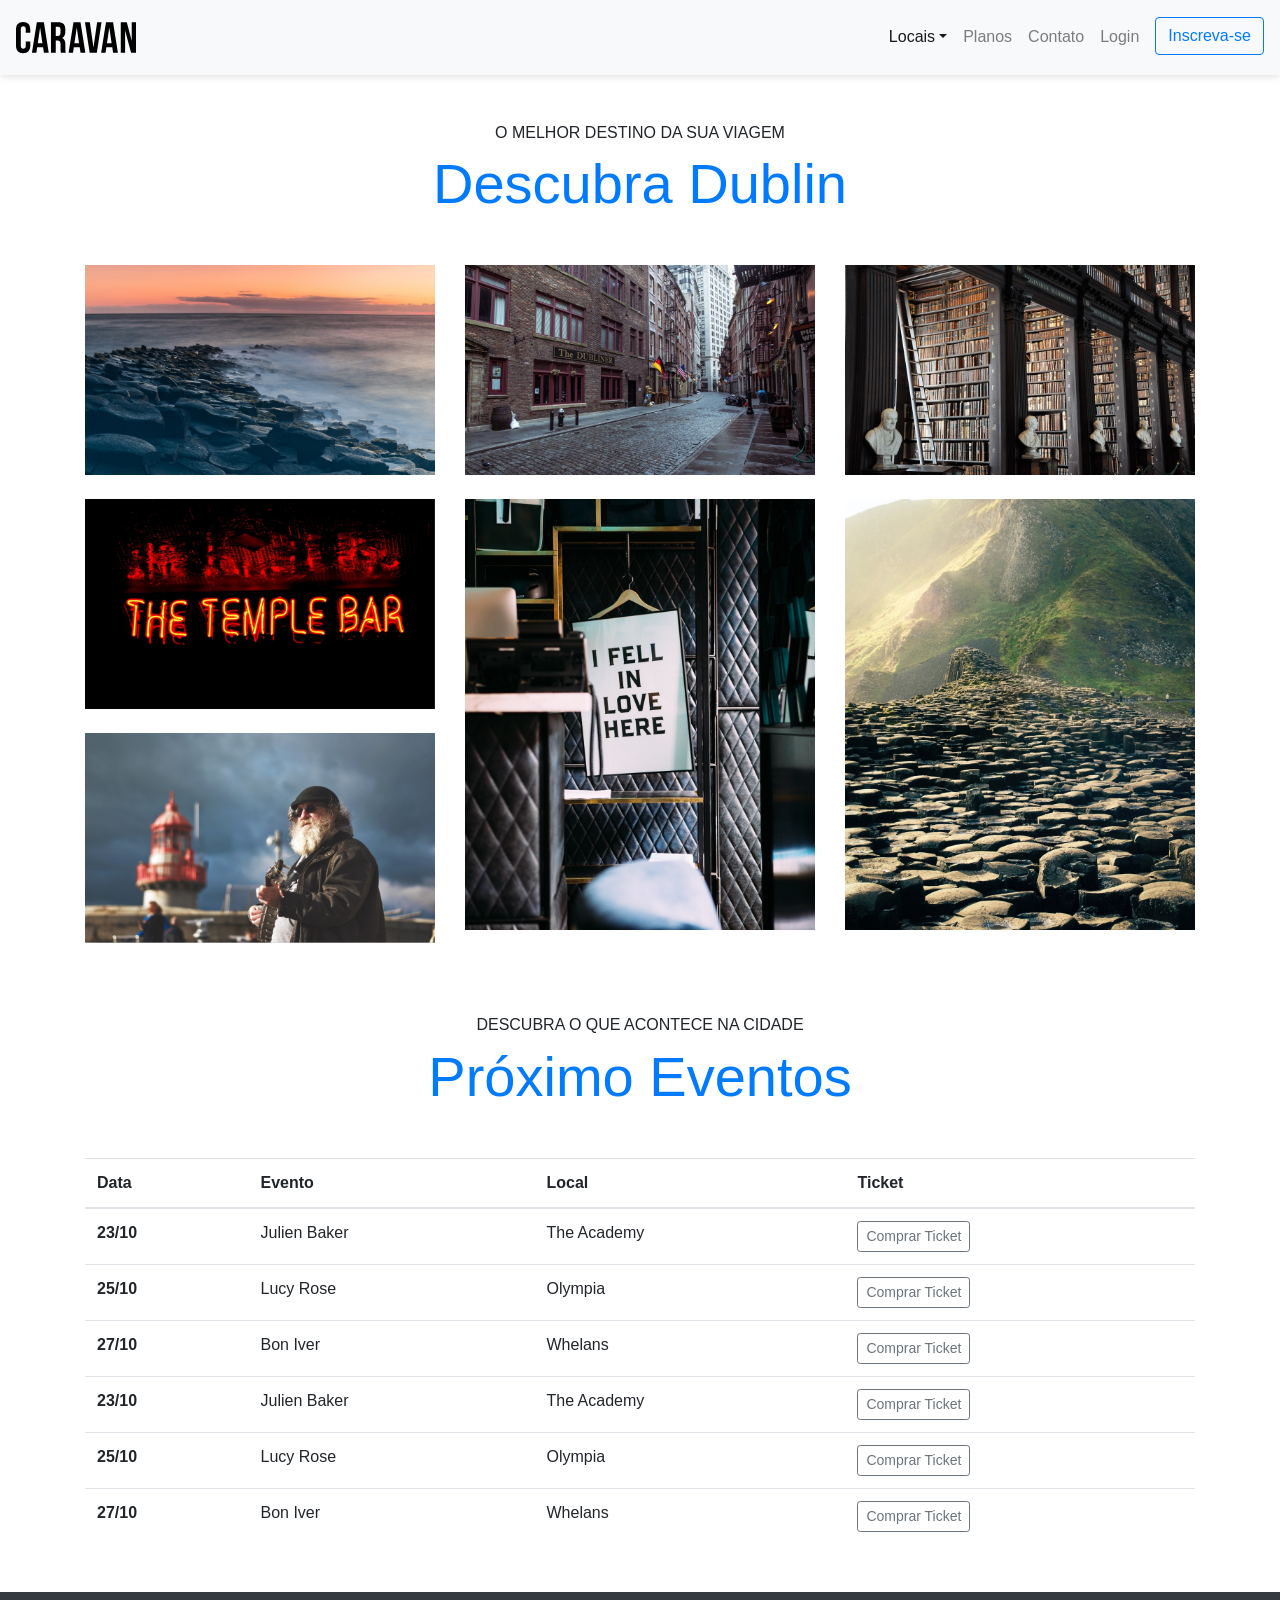
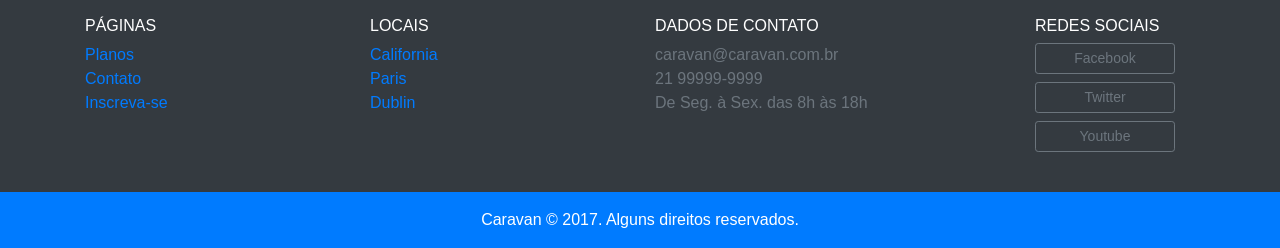
<file: caravan/local.html>
<!DOCTYPE html>
<html lang="pt-BR">

<head>
   <meta charset="UTF-8">
   <meta http-equiv="X-UA-Compatible" content="IE=edge">
   <meta name="viewport" content="width=device-width, initial-scale=1.0">

   <link rel="stylesheet" href="./css/bootstrap.css">
   <link rel="stylesheet" href="./css/styles.css">
   <title>Caravan - Local</title>
</head>

<body>

   <!-- MODAL -->
   <div class="modal fade" id="modalLogin" tabindex="-1" aria-labelledby="modalLoginTitutlo" aria-hidden="true">
      <div class="modal-dialog">
         <div class="modal-content">
            <div class="modal-header">
               <h5 class="modal-title" id="modalLoginTitutlo">Entre na sua conta</h5>
               <button type="button" class="close" data-dismiss="modal" aria-label="Close">
                  <span aria-hidden="true">&times;</span>
               </button>
            </div>
            <div class="modal-body">
               <form>
                  <div class="form-group">
                     <label for="loginEmail">Email</label>
                     <input type="email" class="form-control" id="loginEmail">
                  </div>
                  <div class="form-group">
                     <label for="loginSenha">Senha</label>
                     <input type="password" class="form-control" id="loginSenha">
                  </div>
                  <button type="submit" class="btn btn-primary">Entrar na Conta</button>
                  <small class="form-text text-muted">Esqueceu a senha? <a href="#">Clique aqui</a>.</small>
               </form>
            </div>
         </div>
      </div>
   </div>

   <!-- FECHA MODAL -->

   <nav class="navbar navbar-expand-md navbar-light bg-light fixed-top py-3 box-shadow">
      <a href="index.html" class="navbar-brand">
         <img src="./img/caravan.svg" alt="Caravan">
      </a>

      <button class="navbar-toggler" type="button" data-toggle="collapse" data-target="#navbarSupportedContent"
         aria-controls="navbarSupportedContent" aria-expanded="false" aria-label="Abrir navegação">
         <span class="navbar-toggler-icon"></span>
      </button>

      <div class="collapse navbar-collapse" id="navbarSupportedContent">
         <ul class="navbar-nav ml-auto">
            <li class="nav-item dropdown">
               <a class="nav-link dropdown-toggle active" href="#" id="navbarDropdown" role="button"
                  data-toggle="dropdown" aria-haspopup="true" aria-expanded="false">Locais</a>
               <div class="dropdown-menu" aria-labelledby="navbarDropdown">
                  <a class="dropdown-item" href="local.html">California</a>
                  <a class="dropdown-item" href="local.html">Paris</a>
                  <a class="dropdown-item" href="local.html">Dublin</a>
               </div>
            </li>
            <li class="nav-item">
               <a href="planos.html" class="nav-link">Planos</a>
            </li>
            <li class="nav-item">
               <a href="contato.html" class="nav-link">Contato</a>
            </li>
            <li class="nav-item">
               <a href="#" class="nav-link" data-toggle="modal" data-target="#modalLogin">Login</a>
            </li>
            <li class="nav-item">
               <a href="inscricao.html" class="btn btn-outline-primary ml-md-2">Inscreva-se</a>
            </li>
         </ul>

      </div>
   </nav>

   <section class="container text-center">
      <div class="my-5 text-center">
         <span class="h6 d-block">O MELHOR DESTINO DA SUA VIAGEM</span>
         <h1 class="display-4 text-primary">Descubra Dublin</h1>
      </div>

      <div class="row">
         <div class="col-md">
            <img class="img-fluid mb-4" src="./img/local/foto-1.jpg" alt="Imagem 1">
            <img class="img-fluid mb-4" src="./img/local/foto-2.jpg" alt="Imagem 2">
            <img class="img-fluid mb-4" src="./img/local/foto-3.jpg" alt="Imagem 3">
         </div>
         <div class="col-md">
            <img class="img-fluid mb-4" src="./img/local/foto-4.jpg" alt="Imagem 4">
            <img class="img-fluid mb-4" src="./img/local/foto-5.jpg" alt="Imagem 5">
         </div>
         <div class="col-md">
            <img class="img-fluid mb-4" src="./img/local/foto-6.jpg" alt="Imagem 6">
            <img class="img-fluid mb-4" src="./img/local/foto-7.jpg" alt="Imagem 7">
         </div>
      </div>
   </section>

   <section class="container">
      <div class="my-5 text-center">
         <span class="h6 d-block">DESCUBRA O QUE ACONTECE NA CIDADE</span>
         <h1 class="display-4 text-primary">Próximo Eventos</h1>
      </div>

      <table class="table table-hover table-responsive-md">
         <thead>
            <tr>
               <th scope="col">Data</th>
               <th scope="col">Evento</th>
               <th scope="col">Local</th>
               <th scope="col">Ticket</th>
            </tr>
         </thead>
         <tbody>
            <tr>
               <th scope="row">23/10</th>
               <td>Julien Baker</td>
               <td>The Academy</td>
               <td><a class="btn btn-outline-secondary btn-sm">Comprar Ticket</a></td>
            </tr>
            <tr>
               <th scope="row">25/10</th>
               <td>Lucy Rose</td>
               <td>Olympia</td>
               <td><a class="btn btn-outline-secondary btn-sm">Comprar Ticket</a></td>
            </tr>
            <tr>
               <th scope="row">27/10</th>
               <td>Bon Iver</td>
               <td>Whelans</td>
               <td><a class="btn btn-outline-secondary btn-sm">Comprar Ticket</a></td>
            </tr>
            <tr>
               <th scope="row">23/10</th>
               <td>Julien Baker</td>
               <td>The Academy</td>
               <td><a class="btn btn-outline-secondary btn-sm">Comprar Ticket</a></td>
            </tr>
            <tr>
               <th scope="row">25/10</th>
               <td>Lucy Rose</td>
               <td>Olympia</td>
               <td><a  class="btn btn-outline-secondary btn-sm">Comprar Ticket</a></td>
            </tr>
            <tr>
               <th scope="row">27/10</th>
               <td>Bon Iver</td>
               <td>Whelans</td>
               <td><a class="btn btn-outline-secondary btn-sm">Comprar Ticket</a></td>
            </tr>
         </tbody>
      </table>
   </section>

   <footer class="bg-dark text-white mt-5">
      <div class="container py-4">
         <div class="row">
            <div class="col-md-3 col-6">
               <h4 class="h6">PÁGINAS</h4>
               <ul class="list-unstyled">
                  <li><a href="planos.html">Planos</a></li>
                  <li><a href="contato.html">Contato</a></li>
                  <li><a href="inscricao.html">Inscreva-se</a></li>
               </ul>
            </div>
            <div class="col-md-3 col-6">
               <h4 class="h6">LOCAIS</h4>
               <ul class="list-unstyled">
                  <li><a href="local.html">California</a></li>
                  <li><a href="local.html">Paris</a></li>
                  <li><a href="local.html">Dublin</a></li>
               </ul>
            </div>
            <div class="col-md-4">
               <h4 class="h6">DADOS DE CONTATO</h4>
               <ul class="list-unstyled text-secondary">
                  <li>caravan@caravan.com.br</li>
                  <li>21 99999-9999</li>
                  <li>De Seg. à Sex. das 8h às 18h</li>
               </ul>
            </div>
            <div class="col-md-2">
               <h4 class="h6">REDES SOCIAIS</h4>
               <ul class="list-unstyled ">
                  <li><a href="#" class="btn btn-outline-secondary btn-sm btn-block mb-2"
                        style="max-width: 140px;">Facebook</a></li>
                  <li><a href="#" class="btn btn-outline-secondary btn-sm btn-block mb-2"
                        style="max-width: 140px;">Twitter</a></li>
                  <li><a href="#" class="btn btn-outline-secondary btn-sm btn-block mb-2"
                        style="max-width: 140px;">Youtube</a></li>
               </ul>
            </div>
         </div>
      </div>

      <div class="bg-primary text-center py-3">
         <p class="mb-0">Caravan © 2017. Alguns direitos reservados.</p>
      </div>
   </footer>

   <script type="text/javascript" src="./js/jquery-3.3.1.slim.min.js"></script>
   <script type="text/javascript" src="./js/popper.min.js"></script>
   <script type="text/javascript" src="./js/bootstrap.js"></script>
   <script type="text/javascript" src="./js/app.js"></script>
</body>

</html>
</file>
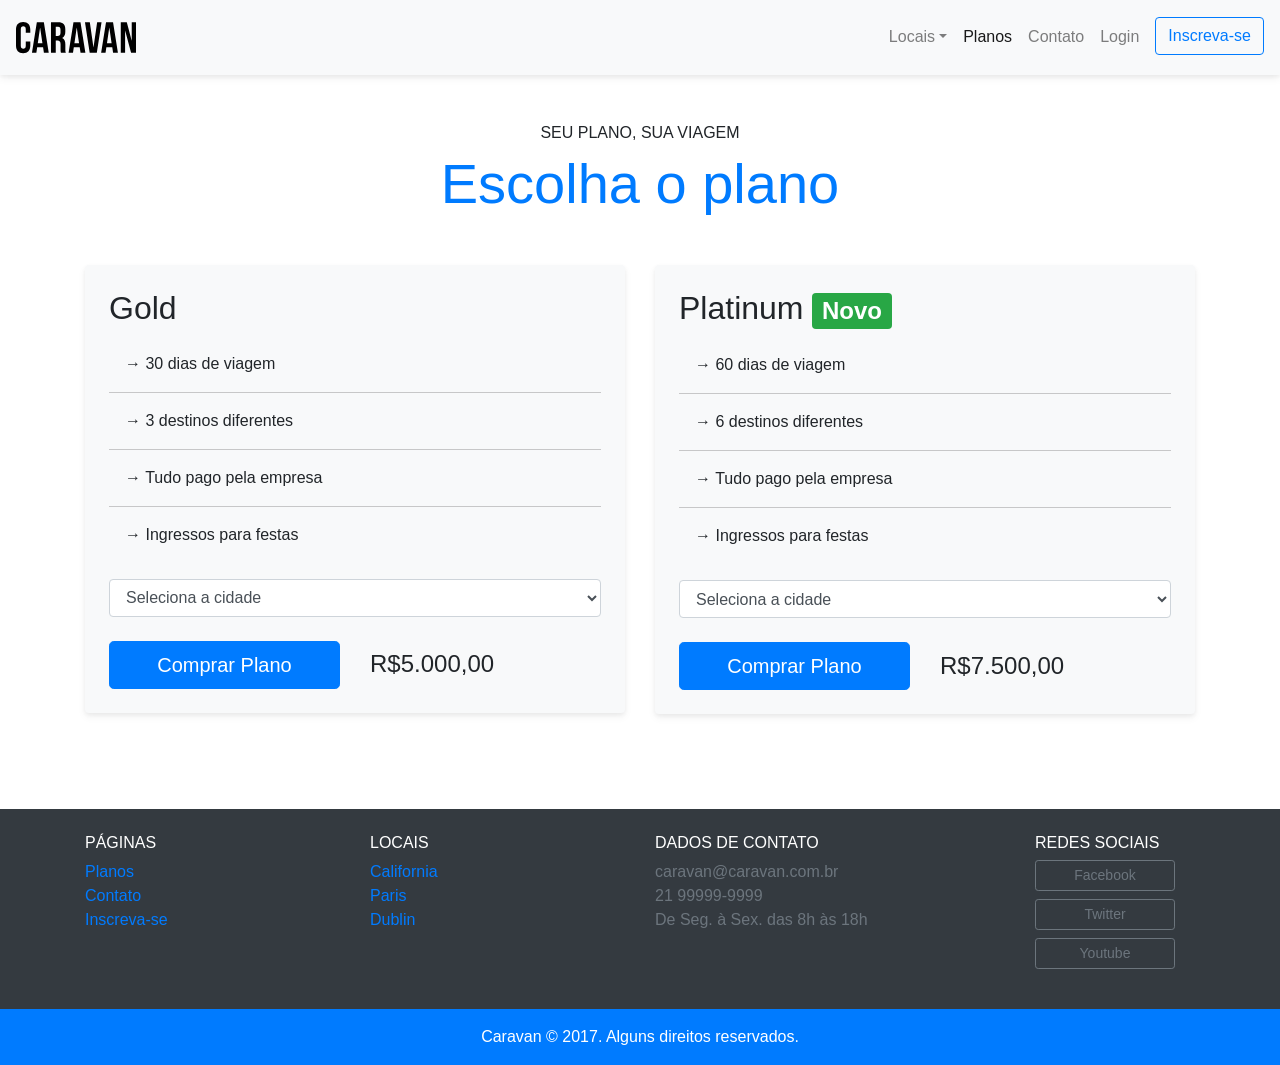
<file: caravan/planos.html>
<!DOCTYPE html>
<html lang="pt-BR">

<head>
   <meta charset="UTF-8">
   <meta http-equiv="X-UA-Compatible" content="IE=edge">
   <meta name="viewport" content="width=device-width, initial-scale=1.0">

   <link rel="stylesheet" href="./css/bootstrap.css">
   <link rel="stylesheet" href="./css/styles.css">
   <title>Caravan - Planos</title>
</head>

<body>

   <!-- MODAL -->
   <div class="modal fade" id="modalLogin" tabindex="-1" aria-labelledby="modalLoginTitutlo" aria-hidden="true">
      <div class="modal-dialog">
         <div class="modal-content">
            <div class="modal-header">
               <h5 class="modal-title" id="modalLoginTitutlo">Entre na sua conta</h5>
               <button type="button" class="close" data-dismiss="modal" aria-label="Close">
                  <span aria-hidden="true">&times;</span>
               </button>
            </div>
            <div class="modal-body">
               <form>
                  <div class="form-group">
                     <label for="loginEmail">Email</label>
                     <input type="email" class="form-control" id="loginEmail">
                  </div>
                  <div class="form-group">
                     <label for="loginSenha">Senha</label>
                     <input type="password" class="form-control" id="loginSenha">
                  </div>
                  <button type="submit" class="btn btn-primary">Entrar na Conta</button>
                  <small class="form-text text-muted">Esqueceu a senha? <a href="#">Clique aqui</a>.</small>
               </form>
            </div>
         </div>
      </div>
   </div>

   <!-- FECHA MODAL -->

   <nav class="navbar navbar-expand-md navbar-light bg-light fixed-top py-3 box-shadow">
      <a href="index.html" class="navbar-brand">
         <img src="./img/caravan.svg" alt="Caravan">
      </a>

      <button class="navbar-toggler" type="button" data-toggle="collapse" data-target="#navbarSupportedContent"
         aria-controls="navbarSupportedContent" aria-expanded="false" aria-label="Abrir navegação">
         <span class="navbar-toggler-icon"></span>
      </button>

      <div class="collapse navbar-collapse" id="navbarSupportedContent">
         <ul class="navbar-nav ml-auto">
            <li class="nav-item dropdown">
               <a class="nav-link dropdown-toggle" href="#" id="navbarDropdown" role="button" data-toggle="dropdown"
                  aria-haspopup="true" aria-expanded="false">Locais</a>
               <div class="dropdown-menu" aria-labelledby="navbarDropdown">
                  <a class="dropdown-item" href="local.html">California</a>
                  <a class="dropdown-item" href="local.html">Paris</a>
                  <a class="dropdown-item" href="local.html">Dublin</a>
               </div>
            </li>
            <li class="nav-item">
               <a href="planos.html" class="nav-link active">Planos</a>
            </li>
            <li class="nav-item">
               <a href="contato.html" class="nav-link">Contato</a>
            </li>
            <li class="nav-item">
               <a href="#" class="nav-link" data-toggle="modal" data-target="#modalLogin">Login</a>
            </li>
            <li class="nav-item">
               <a href="inscricao.html" class="btn btn-outline-primary ml-md-2">Inscreva-se</a>
            </li>
         </ul>

      </div>
   </nav>

   <!-- FIM NA -->

   <section class="container">
      <div class="my-5 text-center">
         <span class="h6 d-block">SEU PLANO, SUA VIAGEM</span>
         <h1 class="display-4 text-primary">Escolha o plano</h1>
      </div>

      <div class="row">
         <div class="col-md mb-5">
            <div class="bg-light rounded p-4 box-shadow">
               <h2>Gold</h2>
               <ul class="list-unstyled lista-plano">
                  <li><span data-toggle="tooltip" data-placement="right" title="Isso mesmo, são 30 dias totais durante a viagem.">→ 30 dias de viagem</span></li>
                  <li>→ 3 destinos diferentes</li>
                  <li>→ Tudo pago pela empresa</li>
                  <li>→ Ingressos para festas</li>
               </ul>

               <form action="#" class="bg-light">
                  <div class="form-group">
                     <select class="form-control" id="inputCidades">
                        <option>Seleciona a cidade</option>
                        <option>California</option>
                        <option>Paris</option>
                        <option>Dublin</option>
                     </select>
                  </div>
               </form>
               <div class="row mt-4 align-items-center">
                  <div class="col">
                     <a href="inscricao.html" class="btn btn-primary btn-lg btn-block">Comprar Plano</a>
                  </div>
                  <div class="col">
                     <span class="h4">R$5.000,00</span>
                  </div>
               </div>
            </div>
         </div>
         <div class="col-md">
            <div class="bg-light rounded p-4 box-shadow">
               <h2>Platinum <span class="badge badge-success">Novo</span></h2>
               <ul class="list-unstyled lista-plano">
                  <li>→ 60 dias de viagem</li>
                  <li>→ 6 destinos diferentes</li>
                  <li>→ Tudo pago pela empresa</li>
                  <li>→ Ingressos para festas</li>
               </ul>
               <form action="#" class="bg-light">
                  <div class="form-group">
                     <select class="form-control" id="inputCidades">
                        <option>Seleciona a cidade</option>
                        <option>California</option>
                        <option>Paris</option>
                        <option>Dublin</option>
                     </select>
                  </div>
               </form>
               <div class="row mt-4 align-items-center">
                  <div class="col">
                     <a href="inscricao.html" class="btn btn-primary btn-lg btn-block">Comprar Plano</a>
                  </div>
                  <div class="col">
                     <span class="h4">R$7.500,00</span>
                  </div>
               </div>
            </div>
         </div>
      </div>

   </section>


   <!-- FOOTER -->

   <footer class="bg-dark text-white mt-5">
      <div class="container py-4">
         <div class="row">
            <div class="col-md-3 col-6">
               <h4 class="h6">PÁGINAS</h4>
               <ul class="list-unstyled">
                  <li><a href="planos.html">Planos</a></li>
                  <li><a href="contato.html">Contato</a></li>
                  <li><a href="inscricao.html">Inscreva-se</a></li>
               </ul>
            </div>
            <div class="col-md-3 col-6">
               <h4 class="h6">LOCAIS</h4>
               <ul class="list-unstyled">
                  <li><a href="local.html">California</a></li>
                  <li><a href="local.html">Paris</a></li>
                  <li><a href="local.html">Dublin</a></li>
               </ul>
            </div>
            <div class="col-md-4">
               <h4 class="h6">DADOS DE CONTATO</h4>
               <ul class="list-unstyled text-secondary">
                  <li>caravan@caravan.com.br</li>
                  <li>21 99999-9999</li>
                  <li>De Seg. à Sex. das 8h às 18h</li>
               </ul>
            </div>
            <div class="col-md-2">
               <h4 class="h6">REDES SOCIAIS</h4>
               <ul class="list-unstyled ">
                  <li><a href="#" class="btn btn-outline-secondary btn-sm btn-block mb-2"
                        style="max-width: 140px;">Facebook</a></li>
                  <li><a href="#" class="btn btn-outline-secondary btn-sm btn-block mb-2"
                        style="max-width: 140px;">Twitter</a></li>
                  <li><a href="#" class="btn btn-outline-secondary btn-sm btn-block mb-2"
                        style="max-width: 140px;">Youtube</a></li>
               </ul>
            </div>
         </div>
      </div>

      <div class="bg-primary text-center py-3">
         <p class="mb-0">Caravan © 2017. Alguns direitos reservados.</p>
      </div>
   </footer>

   <script type="text/javascript" src="./js/jquery-3.3.1.slim.min.js"></script>
   <script type="text/javascript" src="./js/popper.min.js"></script>
   <script type="text/javascript" src="./js/bootstrap.js"></script>
   <script type="text/javascript" src="./js/app.js"></script>
</body>

</html>
</file>
<file: animais-fantasticos/css/styles.css>
@import 'geral.css';
@import 'modal.css';
@import 'tooltip.css';
@import 'dropdown-menu.css';
@import 'menu-mobile.css';
@import 'numeros.css';
@import 'slide.css';
</file>
<file: bikcraft/css/grid.css>
*,
*:before,
*:after {
   -webkit-box-sizing: border-box;
   -moz-box-sizing: border-box;
   box-sizing: border-box;
}

.container {
   width: 960px;
   margin: 0 auto;
   padding: 0px;
   position: relative;
}

.container:after,
.container:before {
   content: ' ';
   display: table;
}

.container:after {
   clear: both;
}

.grid-1,
.grid-2,
.grid-3,
.grid-4,
.grid-5,
.grid-6,
.grid-7,
.grid-8,
.grid-9,
.grid-10,
.grid-11,
.grid-12,
.grid-13,
.grid-14,
.grid-15,
.grid-16,
.grid-1-3 {
   float: left;
   margin-left: 10px;
   margin-right: 10px;
}

.grid-1 {
   width: 40px;
}
.grid-2 {
   width: 100px;
}
.grid-3 {
   width: 160px;
}
.grid-4 {
   width: 220px;
}
.grid-5 {
   width: 280px;
}
.grid-6 {
   width: 340px;
}
.grid-7 {
   width: 400px;
}
.grid-8 {
   width: 460px;
}
.grid-9 {
   width: 520px;
}
.grid-10 {
   width: 580px;
}
.grid-11 {
   width: 640px;
}
.grid-12 {
   width: 700px;
}
.grid-13 {
   width: 760px;
}
.grid-14 {
   width: 820px;
}
.grid-15 {
   width: 880px;
}
.grid-16 {
   width: 940px;
}
.grid-1-3 {
   width: 300px;
}

@media only screen and (min-width: 788px) and (max-width: 979px) {
   .container {
      width: 768px;
   }
   .grid-1 {
      width: 28px;
   }
   .grid-2 {
      width: 76px;
   }
   .grid-3 {
      width: 124px;
   }
   .grid-4 {
      width: 172px;
   }
   .grid-5 {
      width: 220px;
   }
   .grid-6 {
      width: 268px;
   }
   .grid-7 {
      width: 316px;
   }
   .grid-8 {
      width: 364px;
   }
   .grid-9 {
      width: 412px;
   }
   .grid-10 {
      width: 460px;
   }
   .grid-11 {
      width: 508px;
   }
   .grid-12 {
      width: 556px;
   }
   .grid-13 {
      width: 604px;
   }
   .grid-14 {
      width: 652px;
   }
   .grid-15 {
      width: 700px;
   }
   .grid-16 {
      width: 748px;
   }
   .grid-1-3 {
      width: 236px;
   }
}
@media only screen and (max-width: 787px) {
   .container {
      width: 300px;
      position: relative;
   }
   .grid-1,
   .grid-2,
   .grid-3,
   .grid-4,
   .grid-5,
   .grid-6,
   .grid-7,
   .grid-8,
   .grid-9,
   .grid-10,
   .grid-11,
   .grid-12,
   .grid-13,
   .grid-14,
   .grid-15,
   .grid-16,
   .grid-1-3 {
      width: 300px;
      margin: 0 0 20px 0;
      float: none;
   }
}
</file>
<file: bikcraft/css/styles.css>
/* Estilos Gerais */

body {
   font-family: Arial, Helvetica, sans-serif;
}

p {
   font-family: Georgia, 'Times New Roman', serif;
   font-size: 14px;
   line-height: 20px;
}

img {
   display: block;
   max-width: 100%;
}

.btn {
   border: 3px solid #fec63e;
   padding: 10px 30px;
   color: #fec63e;
   font-size: 14px;
   line-height: 20px;
   text-transform: uppercase;
   letter-spacing: 0.1em;
   font-weight: bold;
}

.btn:hover {
   color: #fff;
   border-color: #fff;
}

.btn.btn-preto:hover {
   color: #000;
   border-color: #000;
}

.subtitulo {
   font-size: 24px;
   line-height: 30px;
   font-weight: bold;
   letter-spacing: 0.1em;
   color: #000;
   text-transform: uppercase;
   text-align: center;
   margin-bottom: 40px;
}

.subtitulo:after {
   content: '';
   display: block;
   width: 60px;
   height: 3px;
   background: #000;
   margin: 8px auto;
}

.subtitulo-interno {
   font-size: 24px;
   line-height: 30px;
   font-weight: bold;
   letter-spacing: 0.1em;
   color: #000;
   text-transform: uppercase;
   margin-bottom: 20px;
}

.subtitulo-interno:after {
   content: '';
   display: block;
   width: 60px;
   height: 3px;
   background: #000;
   margin: 8px 0;
}

/* Header */

.header {
   position: fixed;
   top: 0;
   width: 100%;
   background: #fec63e;
   padding: 15px 0;
   z-index: 10;
}

.header_menu {
   text-align: right;
}

.header_menu ul li {
   display: inline-block;
   margin-left: 25px;
   margin-top: 20px;
}

.header_menu ul li a {
   color: #000;
   font-weight: bold;
   text-transform: uppercase;
   letter-spacing: 0.1em;
   font-size: 14px;
   line-height: 20px;
   padding: 10px 0;
}

.header_menu ul li a:hover {
   color: #fff;
}

.header_menu ul li a.menu_ativo {
   color: #fff;
}

/* Introdução */
.introducao {
   width: 100%;
   height: 380px;
   background: url('../img/bg.jpg') no-repeat center;
   background-size: cover;
   margin-top: 92px;
   text-align: center;
   padding-top: 80px;
}

.introducao h1 {
   color: #fff;
   font-size: 48px;
   font-weight: bold;
   text-transform: uppercase;
}

.quote-externo {
   max-width: 320px;
   margin: 0 auto;
   color: #fff;
   margin-bottom: 40px;
}

.quote-externo p {
   font-style: italic;
}

.quote-externo p:before,
.quote-externo p:after {
   content: '';
   display: block;
   width: 60px;
   height: 3px;
   background: #fff;
   margin: 14px auto 10px auto;
}

.quote-externo cite {
   font-style: normal;
   font-weight: bold;
   font-size: 14px;
   letter-spacing: 0.1em;
}

/* Introducao Interna */
.introducao-interna {
   width: 100%;
   margin-top: 92px;
   height: 160px;
   text-align: center;
   color: #fff;
   padding-top: 30px;
}

.introducao-interna h1 {
   font-size: 36px;
   font-weight: bold;
   text-transform: uppercase;
}

.introducao-interna h1:after {
   content: '';
   display: block;
   width: 60px;
   height: 3px;
   background: #fff;
   margin: 6px auto 10px auto;
}

/* Produtos */
.produtos {
   padding: 60px 0;
}

.produtos_lista li {
   background: #fec63e;
   text-align: center;
}

.produtos_lista li img {
   margin: 0 auto;
}

.produtos_lista li h3 {
   font-weight: bold;
   font-size: 18px;
   line-height: 25px;
   text-transform: uppercase;
   letter-spacing: 0.1em;
   margin-top: 20px;
}

.produtos_lista li h3:after {
   content: '';
   display: block;
   width: 60px;
   height: 3px;
   background: #000;
   margin: 2px auto;
}

.produtos_icone {
   background: #000;
   padding: 20px;
}

.produtos_lista li p {
   padding: 10px 20px 20px 20px;
}

.call {
   text-align: center;
   padding-top: 40px;
   clear: both;
}

.call p {
   margin-bottom: 20px;
}

/* Portfólio */

.portfolio {
   width: 100%;
   background: #000;
   padding: 40px 0;
}

.portfolio .subtitulo {
   color: #fec63e;
}

.portfolio .subtitulo::after {
   background: #fec63e;
}

.portfolio_lista li:last-child {
   margin-top: 20px;
}

.portfolio .call p {
   color: #fff;
}

/* Qualidade */
.qualidade {
   padding: 60px 0px;
}

.qualidade:after {
   position: absolute;
   top: 209px;
   right: 162px;
   content: '';
   width: 634px;
   height: 83px;
   display: block;
   background: url('../img/linhas.svg') no-repeat center;
   z-index: -1;
}

.qualidade img {
   margin: 0 auto;
}

.qualidade ul {
   padding-top: 20px;
   overflow: auto; /* clear-fix */
}

.qualidade_lista li {
   text-align: center;
   padding: 0 40px;
}

.qualidade_lista li h3 {
   font-weight: bold;
   font-size: 18px;
   line-height: 25px;
   text-transform: uppercase;
   letter-spacing: 0.1em;
   margin-top: 20px;
}

.qualidade_lista li h3:after {
   content: '';
   display: block;
   width: 60px;
   height: 3px;
   background: #000;
   margin: 6px auto;
}

/* Quebra */
.quebra {
   width: 100%;
   height: 220px;
   background: url('../img/bg-footer.jpg') no-repeat center;
   background-size: cover;
   text-align: center;
   padding-top: 40px;
}

.quebra .quote-externo {
   max-width: 400px;
}

/* Footer */
.footer {
   width: 100%;
   background: #000;
   color: #fff;
   padding: 20px 0;
}

.footer h3 {
   font-size: 18px;
   line-height: 25px;
   color: #fec63e;
   text-transform: uppercase;
   font-weight: bold;
   letter-spacing: 0.1em;
}

.footer h3:after {
   content: '';
   display: block;
   width: 60px;
   height: 3px;
   background: #fec63e;
   margin: 6px 0 12px 0;
}

.footer_historia {
   padding-right: 40px;
}

.footer_contato ul li {
   font-size: 14px;
   line-height: 20px;
   font-family: Georgia, 'Times New Roman', serif;
}

.footer_redes ul li {
   display: inline-block;
   margin-right: 10px;
}

.footer_redes ul li a {
   border: 3px solid #fec63e;
   display: block;
   padding: 10px;
}

.footer_redes ul li a:hover {
   border-color: #fff;
}

.copy {
   width: 100%;
   background: #fec63e;
   padding: 20px 0;
}

/* Slide */

.js [data-slide] {
   position: relative;
}
.js [data-slide] > * {
   position: absolute;
   top: 0px;
   opacity: 0;
}
.js [data-slide] > .active {
   position: relative;
   opacity: 1;
   transition: opacity 500ms;
   z-index: 1;
}

.js [data-slide-nav] {
   display: block;
   text-align: center;
   margin-top: 20px;
}

.js [data-slide-nav] > button {
   display: inline-block;
   width: 12px;
   height: 12px;
   margin: 4px;
   border: none;
   padding: 0px;
   border-radius: 6px;
   text-indent: -99px;
   overflow: hidden;
   background: #1d1d1d;
}

.js [data-slide-nav] > button.active {
   background: #fec63e;
}

.js [data-anime] {
   opacity: 0;
}

.js .fadeInDown {
   transform: translate3d(0, -20px, 0);
}

.js .anime {
   opacity: 1;
   transform: translate3d(0, 0, 0);
   transition: opacity 800ms, transform 800ms;
}

.nao-aparece {
   visibility: hidden;
   position: absolute;
   height: 0px;
}

#form-sucesso {
   color: #31aa39;
}
#form-erro {
   color: #f64540;
}
</file>
<file: bikcraft/css/responsivo.css>
/* Estilo para tablets */
@media only screen and (min-width: 788px) and (max-width: 979px) {
   .qualidade:after {
      right: 66px;
   }
   .qualidade_lista li {
      padding: 0 10px;
   }

   .footer_redes ul li a {
      padding: 6px;
   }

   .footer_redes ul li a img {
      width: 26px;
      height: 26px;
   }

   .produto_item h2 {
      top: -150px;
   }
   .produto_icone {
      padding: 41px 0;
   }

   .produto_info p {
      font-size: 14px;
      line-height: 20px;
      padding: 20px 30px;
      height: 122px;
   }

   .produto_info ul li {
      width: 181px;
   }
}

/* Estilo para smartphone */
@media only screen and (max-width: 787px) {
   .header {
      position: relative;
      padding-bottom: 0;
   }
   .header img {
      margin: 0 auto 10px auto;
   }

   .header_menu {
      text-align: center;
   }

   .header_menu ul li {
      margin: 5px;
   }

   .header_menu ul li a {
      border: 4px solid #000;
      width: 136px;
      display: block;
      float: left;
   }

   .header_menu ul li a:hover {
      border-color: #fff;
   }

   .header_menu ul li a.menu_ativo {
      border-color: #fff;
   }

   .introducao {
      margin-top: 0;
      padding-top: 40px;
      background: url('../img/bg-mobile.jpg') no-repeat center;
      background-size: cover;
   }

   .introducao-interna {
      margin-top: 0px;
   }

   .introducao h1 {
      font-size: 36px;
   }

   .call {
      padding-top: 10px;
   }

   .qualidade:after {
      display: none;
   }

   .missao_sobre p {
      font-size: 14px;
      line-height: 20px;
      padding-right: 0px;
   }

   .missao_sobre ul li {
      font-size: 14px;
      line-height: 25px;
   }

   .produto_item h2 {
      top: -100px;
      margin-bottom: -68px;
   }
   .produto_icone {
      padding: 41px 0;
   }

   .produto_info p {
      font-size: 14px;
      line-height: 20px;
      height: auto;
      padding: 20px 30px;
   }

   .produto_info ul li {
      width: 149px;
      font-size: 14px;
      line-height: 20px;
      padding-top: 14px;
   }

   .form,
   .orcamento_dados ul {
      padding-right: 0px;
   }

   .contato_form {
      padding-right: 0px;
      margin-bottom: 40px;
   }
}
</file>
<file: caravan/css/styles.css>
body {
  padding-top: 75px;
}

.box-shadow {
  box-shadow: 0px 2px 4px 0 rgba(0, 0, 0, 0.05), 0px 4px 8px 0 rgba(0, 0, 0, 0.05);
}

#home-quote {
  background: url('../img/bg-quote.jpg') center center;
  background-size: cover;
}

.lista-plano li {
  padding: 1rem;
}

.lista-plano li + li {
  border-top: 1px solid rgba(0, 0, 0, 0.2);
}

@media screen and (max-width: 767px) {
  #home-quote .display-4 {
    font-size: 2.5rem;
  }
  body {
    padding: 0px;
  }

  .fixed-top {
    position: relative;
  }
}
</file>
<file: flexbog/css/style.css>
* {
    box-sizing: border-box;
}

body, h1, h2, p, ul, li, a {
    margin: 0;
    padding: 0;
}

body {
    font-family: "Nunito", Helvetica, Arial, sans-serif;
    color: #222;
}

li {
    list-style: none;
}

a {
    text-decoration: none;
}

img {
    display: block;
    max-width: 100%;
}

/* Superinfo */

.superinfo-bg {
    background: #122ab2;
    color: #fff;
}

.superinfo {
    max-width: 960px;
    margin: 0 auto;
    display: flex;
    justify-content: space-between;
    flex-wrap: wrap;
    padding-top: 10px;
}

.superinfo p, .superinfo a {
    margin: 0 10px 10px 10px;
}

.superinfo a {
    color: #fff;
}

/* MENU */
.menu-bg {
    background: #2c70ff;
}

.menu {
    max-width: 960px;
    margin: 0 auto;
    padding: 15px 0;
    display: flex;
    flex-wrap: wrap;
    justify-content: space-between;
    align-items: center;
}

.menu a {
    color: #fff;
}

.menu-logo a {
    font-size: 2.25em;
    font-weight: bold;
    margin: 0 10px;
}

.menu-nav ul {
    display: flex;
    flex-wrap: wrap;
}

.menu-nav a {
    font-size: 1.25em;
    display: block;
    padding: 10px;
}

.menu-nav a:hover {
    color: #122ab2;
}

/*INTRODUÇÃO*/
.introducao {
    font-size: 3em;
    line-height: 1;
    max-width: 960px;
    margin: 0 auto;
    padding: 60px 10px;
}

/*Sobre*/
.sobre {
    border-top: 2px solid #2c70ff;
    border-bottom: 2px solid #2c70ff;
    max-width: 960px;
    margin: 0 auto;
    padding: 60px 0;
    display: flex;
    flex-wrap: wrap;
}

.sobre-info {
    flex: 2 1 300px;
    margin: 0 10px;
}

.sobre-info h1 {
    font-size: 3em;
    margin-bottom: .5em;
}

.sobre-info p {
    font-size: 1.25em;
    line-height: 1.4;
    margin-bottom: 1em;
    color: #7c7c7c;
}

.sobre-img {
    flex: 1 1 160px;
    margin: 0 10px;
}

/* PRODUTOS */
.produtos {
    max-width: 960px;
    margin: 60px auto;
}

.produtos h1 {
    font-size: 3em;
    margin: 0 10px 60px 10px;
}

.produtos-container {
    display: flex;
    flex-wrap: wrap;
    align-items: flex-end;
}

.produtos-item {
    flex: 1 1 175px;
    margin: 10px;
}

.produtos-item h2 {
    font-size: 3em;
    color: #a4a4a4;
    background: #f7f7f7;
    padding: 60px 20px;
}

.purple {
    border-top: 8px solid #ae81ff;
}

.pink {
    border-top: 8px solid #f9265e;
}

.blue {
    border-top: 8px solid #66d9eb;
}

/* PREÇO */
.preco {
    background: #f7f7f7;
    padding: 60px;
    display: flex;
    flex-wrap: wrap;
    align-items: flex-end;
}

.preco-item {
    flex: 1 1 260px;
    border: 4px solid #fff;
    padding: 20px;
    margin: 10px;
/*macete: sempre deixar menos do que 280px, porque é mais ou menos o valor mínimo da largura de um smartphone*/
}

.preco-item h2 {
    font-size: 3em;
    color: #a4a4a4;
    text-align: center;
    margin-top: 20px;
}

.preco-item span {
    max-width: 300px;
    font-size: 3em;
    margin: 20px auto;
    display: block;
    text-align: center;
    font-weight: bold;
    padding: 10px 0 5px 0;
    border-top: 4px solid #fff;
    border-bottom: 4px solid #fff;
}

.preco-item sup {
    font-size: 1.5rem;
}

.preco-item ul {
    max-width: 300px;
    margin: 20px auto;
    font-size: 1.25em;
    font-style: italic;
    color: #7c7c7c;
}

.preco-item li {
    display: flex;
    justify-content: space-between;
    align-items: center;
    margin-bottom: 15px;
}

.preco-item li::after { /*criar as bolinhas ao lado dos itens*/
    display: block;
    content: '';
    width: 6px;
    height: 6px;
    background: #2c70ff;
    border-radius: 50%;
}

.preco-item a {
    max-width: 300px;
    display: block;
    margin: 20px auto;
    border: 4px solid;
    color: #222;
    text-transform: uppercase;
    font-weight: bold;
    font-size: 2.25em;
    padding: 15px 0;
    text-align: center;
}

@media (max-width: 800px){
    .preco {
        padding-left: 10px;
        padding-right: 10px;
    }

    .preco .preco-item:nth-child(3) {
        order: -2;
    }
    .preco .preco-item:nth-child(2) {
        order: -1;
    }
}
/* QUALIDADE */

.qualidade {
    max-width: 960px;
    margin: 60px auto;
    display: flex;
    flex-wrap: wrap;
}

.qualidade-item {
    flex: 1 1 300px;
    margin: 20px 10px;
}

.qualidade-item h2 {
    font-size: 2.25em;
    color: #a4a4a4;
    margin-bottom: 20px;
}

.qualidade-item h2::before{
    content: '';
    display: inline-block;
    width: 8px;
    height: 30px;
    margin-right: 10px;
}

.qualidade-item:nth-of-type(3n+1) h2::before {
    background: #ae81ff;
}

.qualidade-item:nth-of-type(3n+2) h2::before {
    background: #f9265e;
}

.qualidade-item:nth-of-type(3n+3) h2::before {
    background: #66d9eb;
}

.qualidade-item p {
    font-size: 1.25em;
    line-height: 1.4;
    color: #7c7c7c;
}

/* NEWSLETTER */
.newsletter {
    background: #f7f7f7;
    padding: 60px calc((100% - 960px)/2);
    display: flex;
    flex-wrap: wrap;
}

.newsletter-info {
    flex: 1 1 240px;
    margin: 0 10px;
}

.newsletter-info h1 {
    font-size: 3em;
    color: #a4a4a4;
}

.newsletter-info p {
    font-size: 1.25em;
    font-style: italic;
    max-width: 230px;
    color: #7c7c7c;
    margin-bottom: 10px;
}

.newsletter-form {
    flex: 2 1 260px;
    margin: 0 10px;
    align-self: center;
    display: flex;
    flex-wrap: wrap;
}

.newsletter-form input {
    flex: 3 1 260px;
    font-size: 1.25em;
    color: #7c7c7c;
    font-style: italic;
    font-family: "Nunito", Helvetica, Arial, sans-serif;
    border: 4px solid #2c70ff;
    background: transparent;
    padding: 15px 10px;
    margin: 0px;
    border-radius: 0px;
}

.newsletter-form button {
    flex: 1 1 260px;
    font-family: "Nunito", Helvetica, Arial, sans-serif;
    font-size: 2.25em;
    font-weight: bold;
    text-transform: uppercase;
    background: #2c70ff;
    color: #fff;
    margin: 0;
    cursor: pointer;
    border: 0px;
    padding: 15px 10px;
}

@media (max-width: 600px) {
    .newsletter-info button {
        font-size: 1.5em;
    }
}

/* FOOTER */
.footer {
    display: flex;
    height: 200px;
    background: #2c70ff;
    align-items: center;
}

.footer p {
    flex: 1;
    text-align: center;
    font-size: 2.25em;
    color: #122ab2;
}
</file>
<file: le-scone/css/style.css>
html,body,div,span,applet,object,iframe,h1,h2,h3,h4,h5,h6,p,blockquote,pre,a,abbr,acronym,address,big,cite,code,del,dfn,em,img,ins,kbd,q,s,samp,small,strike,strong,sub,sup,tt,var,b,u,i,center,dl,dt,dd,ol,ul,li,fieldset,form,label,legend,table,caption,tbody,tfoot,thead,tr,th,td,article,aside,canvas,details,embed,figure,figcaption,footer,header,hgroup,menu,nav,output,ruby,section,summary,time,mark,audio,video{margin:0;padding:0;border:0;font-size:100%;font:inherit;vertical-align:baseline}article,aside,details,figcaption,figure,footer,header,hgroup,menu,nav,section{display:block}body{line-height:1}ol,ul{list-style:none}blockquote,q{quotes:none}blockquote:before,blockquote:after,q:before,q:after{content:'';content:none}table{border-collapse:collapse;border-spacing:0}*,*::after,*::before{box-sizing:border-box}.grid-1{width:calc(8.33333% - 20px)}.grid-2{width:calc(16.66667% - 20px)}.grid-3{width:calc(25% - 20px)}.grid-4{width:calc(33.33333% - 20px)}.grid-5{width:calc(41.66667% - 20px)}.grid-6{width:calc(50% - 20px)}.grid-7{width:calc(58.33333% - 20px)}.grid-8{width:calc(66.66667% - 20px)}.grid-9{width:calc(75% - 20px)}.grid-10{width:calc(83.33333% - 20px)}.grid-11{width:calc(91.66667% - 20px)}.grid-12{width:calc(100% - 20px)}[class^='grid-']{float:left;min-height:1px;margin-left:10px;margin-right:10px}@media screen and (max-width: 759px){[class^='grid-']{width:100%;float:none;margin-left:0px;margin-right:0px}}.offset-1{margin-left:calc(8.33333% + 10px)}.offset-2{margin-left:calc(16.66667% + 10px)}.offset-3{margin-left:calc(25% + 10px)}.offset-4{margin-left:calc(33.33333% + 10px)}.offset-5{margin-left:calc(41.66667% + 10px)}.offset-6{margin-left:calc(50% + 10px)}.offset-7{margin-left:calc(58.33333% + 10px)}.offset-8{margin-left:calc(66.66667% + 10px)}.offset-9{margin-left:calc(75% + 10px)}.offset-10{margin-left:calc(83.33333% + 10px)}.offset-11{margin-left:calc(91.66667% + 10px)}.offset-12{margin-left:calc(100% + 10px)}@media screen and (max-width: 759px){.offset-1,.offset-2,.offset-3,.offset-4,.offset-5,.offset-6,.offset-7,.offset-8,.offset-9,.offset-10,.offset-11,.offset-12{margin-left:0px}}.container{max-width:1200px;margin:0px auto;position:relative}@media screen and (min-width: 760px) and (max-width: 1199px){.container{max-width:760px}}@media screen and (max-width: 759px){.container{max-width:480px;padding-left:10px;padding-right:10px}}.container::after,.container::before{content:'';display:table;clear:both}.row{position:relative;margin-left:-10px;margin-right:-10px}@media screen and (max-width: 759px){.row{margin-left:0px;margin-right:0px}}.row::after,.row::before{content:'';display:table;clear:both}body{background:#edece4;border:10px solid #cbc6b9;color:#2a2426}@media screen and (max-width: 759px){body{border:none}}img{display:block;max-width:100%}p{font-family:"PT Mono",monospace;font-size:1.125em;line-height:1.66667em}.titulo{font-family:"PT Mono",monospace;font-size:1.125em;line-height:1.66667em;text-transform:uppercase}@media screen and (max-width: 759px){.titulo{margin-bottom:40px}}.titulo::after{content:'';display:block;background:#2a2426;width:75%;height:2px;float:right;margin-top:14px}@media screen and (min-width: 760px) and (max-width: 1199px){.titulo::after{width:60%}}.intro{margin-top:60px}@media screen and (max-width: 759px){.intro{margin-top:20px}}.logo{margin-bottom:60px}.intro-info{border-right:2px solid #2a2426;max-width:320px}.intro-info p{padding-top:10px}.intro-info p:first-child{border-bottom:2px solid #2a2426;padding-bottom:10px}.intro-telefone{color:#988c77}@media screen and (max-width: 759px){.intro-telefone{margin-bottom:40px}}.intro-telefone::after{content:'/ / / /';display:block;margin-top:200px;font-size:220px;letter-spacing:-90px;color:#2a2426}@media screen and (min-width: 760px) and (max-width: 1199px){.intro-telefone::after{margin-top:80px;font-size:160px;letter-spacing:-70px}}@media screen and (max-width: 759px){.intro-telefone::after{display:none}}.aberto{display:inline-block;width:12px;height:12px;background:#1ab912;border-radius:50%;margin-left:30px}.intro-foto{border:10px solid #cbc6b9;width:100%}.menu{margin-top:120px;margin-bottom:120px}@media screen and (max-width: 759px){.menu{margin-top:60px;margin-bottom:60px}}.menu-item{margin-bottom:60px}.menu-item h2{font-family:"Aref Ruqaa",serif;font-size:1.5em;line-height:1.25em;margin-bottom:1em}.menu-item li{font-family:"PT Mono",monospace;font-size:1.125em;line-height:1.66667em;line-height:1.94444em}.menu-item li span{font-family:"Aref Ruqaa",serif;color:#988c77;display:inline-block;width:70px;margin-right:10px;text-align:right;margin-left:-80px}@media screen and (max-width: 759px){.menu-item li span{margin-left:0px;width:auto}}.menu-item img{border-radius:50%;border:10px solid #cbc6b9;position:absolute;right:0px;margin-top:50px}@media screen and (min-width: 1200px){.menu-item img{right:120px}}@media screen and (max-width: 759px){.menu-item img{width:120px;margin-top:0px}}.contato{margin-top:120px;margin-bottom:120px}@media screen and (max-width: 759px){.contato{margin-top:60px;margin-bottom:60px}}.contato form label{font-family:"PT Mono",monospace;font-size:1.125em;line-height:1.66667em;display:block}.contato form input[type='text'],.contato form textarea{font-family:"PT Mono",monospace;font-size:1.125em;line-height:1.66667em;color:#2a2426;width:100%;padding:0 5px;height:40px;border:2px solid #988c77;background:transparent;margin-bottom:1em}.contato form input[type='text']:hover,.contato form input[type='text']:focus,.contato form textarea:hover,.contato form textarea:focus{outline:none;border-color:#cbc6b9}.contato form textarea{height:120px}input.button{font-family:"PT Mono",monospace;font-size:1.125em;line-height:1.66667em;cursor:pointer;color:#988c77;text-transform:uppercase;border:2px solid #988c77;background:transparent;display:block;width:200px;padding-top:5px;-webkit-box-shadow:5px 5px 0 -2px #cbc6b9,5px 5px 0 0 #988c77;-moz-box-shadow:5px 5px 0 -2px #cbc6b9,5px 5px 0 0 #988c77;box-shadow:5px 5px 0 -2px #cbc6b9,5px 5px 0 0 #988c77;transition:0.3s}input.button:hover{-webkit-box-shadow:3px 3px 0 -2px #cbc6b9,3px 3px 0 0 #988c77;-moz-box-shadow:3px 3px 0 -2px #cbc6b9,3px 3px 0 0 #988c77;box-shadow:3px 3px 0 -2px #cbc6b9,3px 3px 0 0 #988c77;transition:0.3s}.contato-info{display:inline-block;color:#988c77;margin-top:2em;margin-bottom:3em}@media screen and (min-width: 1200px){.contato-info{float:right;text-align:right;margin-top:-3em}}.contato-mapa{display:block;-webkit-box-shadow:0 0 0 10px #cbc6b9;-moz-box-shadow:0 0 0 10px #cbc6b9;box-shadow:0 0 0 10px #cbc6b9;clear:both}.contato-mapa img{width:100%}footer{padding:20px 0;background:#2a2426;-webkit-box-shadow:0 0 0 10px #2a2426;-moz-box-shadow:0 0 0 10px #2a2426;box-shadow:0 0 0 10px #2a2426}footer p{color:#edece4}@media screen and (max-width: 759px){footer p{text-align:center}}footer a img{float:right}@media screen and (max-width: 759px){footer a img{float:none;margin:20px auto}}
</file>
<file: wildbeast/css/style.css>
@import url('https://fonts.googleapis.com/css2?family=Vollkorn:ital,wght@0,400;0,700;1,400&display=swap');

* {
    margin: 0;
    padding: 0;
    font-family: 'Vollkorn', Georgia, serif;
}

li {
    list-style: none;
}

a {
    text-decoration: none;
}

img {
    display: block;
    max-width: 100%;
    border-radius: 5px;
    width: 100%;
}

/* GERAL GRID */
.structure {
    display: grid;
    grid-template-columns: minmax(160px,1fr) 3fr 300px;
    grid-template-areas:
        "header header header"
        "sidenav content ads"
        "footer footer footer"
    ;
}

/*HEADER*/

.header {
    grid-area: header;
    background: linear-gradient(135deg, #8844EE, #B07DFB);
    padding: 30px;
    display: grid;
    grid-template-columns: 1fr auto;
    align-items: center;
}

.header .logo {
    max-width: 200px;
}

.header nav ul {
    display: flex;
    flex-wrap: wrap;
}

.header nav a {
    display: block;
    padding: 10px;
    color: #fff;
    font-size: 1.125em;
    background: rgba(0,0,0,.1);
    border-radius: 5px;
    transition: 0.1s;
}

.header nav a:hover{
    background: rgba(0,0,0,.5);
}

.header li + li{
    margin-left: 30px;
}

/* SIDENAV*/

.sidenav {
    grid-area: sidenav;
    background: #FAFBFC;
    padding: 30px;
}

.sidenav li a {
    display: block;
    min-width: 60px;
    max-width: 100px;
    margin: 0 auto 30px auto;
    background: #fff;
    padding: 20px;
    border-radius: 5px;
    box-shadow: 5px 5px 15px 0px rgba(44,44,44,0.15);
    transition: 0.1s ease-out;
}

.sidenav li a:hover {
    background: #B07DFB;
}

/* CONTENT */

.content {
    grid-area: content;
    max-width: 900px;
    margin: 0 auto;
    padding: 30px;
    display: grid;
    grid-template-columns: 1fr 1fr;
    grid-gap: 30px;
}

.col-wide {
    grid-column: 1 / -1;
}

.image-1 {
    grid-row: span 2;
    align-self: end;
}

.image-2 {
    align-self: end;
}

/* CONTENT STYLES */

p {
    font-size: 1.2em;
    line-height: 1.6;
    letter-spacing: -0.005em;
    color: rgba(0,0,0,.7);
}

.informations p + p{
    margin-top: 30px;
}

/* TITLE */
.titles {
    color: #B07DFB;
}

.titles h1 {
    font-size: 3.75em;
    line-height: 1;
    font-weight: 700;
}

.titles span {
    font-size: 0.875em;
    font-style: italic;
}

/* CHARACTERISTICS */
.characteristics {
    display: flex;
    align-items: flex-start;
}

.characteristics > div {
    width: 80px;
    text-align: center;
    background: linear-gradient(135deg, #8844EE, #B07DFB); 
    border-radius: 5px;
    box-shadow: 5px 5px 15px 0px rgba(44,44,44,0.15);
    position: relative;
}

.characteristics > div:first-child {
    margin-right: 30px;
}

.characteristics span {
    display: block;
    color: #B07DFB;
}

.number {
    font-size: 3em;
    line-height: 1;
    margin-top: 10px auto;
}

.label {
    background: #fff;
    border-radius: 0 0 5px 5px;
    padding: 5px 0;
    position: relative;
    top: 2px;
}

.highlight {
    font-size: 0.875em;
    color: #B07DFB;
    max-width: 16em;
}

.quote,
.attributes {
    align-self: start;
    background: linear-gradient(135deg, #8844EE, #B07DFB); 
    padding: 30px;
    border-radius: 5px;
    box-shadow: 5px 5px 15px 0px rgba(44,44,44,0.15);
}

.quote p {
    font-size: 1.5em;
    font-style: italic;
    text-align: center;
    max-width: 500px;
    margin: 0 auto;
    color: #fff;
}

.attributes li {
    color: #fff;
    font-family: Courier, monospace;
    font-size: 1.125em;
    padding: 15px;
}

.attributes li +  li {
    border-top: 2px solid #B07DFB;
}

/* ADS */

.ads {
    grid-area: ads;
    background: #FAFBFC;
    display: grid;
    align-content: start;
    padding: 30px;
    grid-gap: 30px;
    grid-template-columns: repeat(auto-fit, minmax(150px,1fr));
}

/* FOOTER */

.footer {
    grid-area: footer;
    background: linear-gradient(135deg, #8844EE, #B07DFB); 
}

.footer p {
    color: #fff;
    text-align: center;
    padding: 30px;
}

@keyframes arrow {
    from {
        right: 30px;
    }
    to {
        right: 20px;
    }
}

@media (max-width: 1200px) {
    .structure {
        grid-template-areas:
        "header header header"
        "sidenav content content"
        "sidenav ads ads"
        "footer footer footer"
        ;
    }
}

@media (max-width: 760px) {
    .structure {
        grid-template-columns: 100%;
        grid-template-areas:
        "header"
        "sidenav"
        "content"
        "ads"
        "footer"
        ;
    }

    .header {
        grid-template-columns: auto;
    }

    .header nav a {
        font-size: 1em;
    }

    .header li + li {
        margin-left: 10px;
    }

    .logo {
        margin-bottom: 20px;
    }


    .sidenav ul {
        display: flex;
    }

    .sidenav ul li {
        flex: 1 0 60px;
    }

    .sidenav {
        padding: 0 30px; 
        overflow-x: auto;
        -webkit-overflow-scrolling: touch;
        -ms-overflow-style: -ms-autohiding-scrollbar;
        position: relative;
    }

    .sidenav::after {
        content: '→';
        position: absolute;
        top: 5px;
        right: 30px;
        color: rgba(0,0,0,.3);
        animation: arrow .5s ease-in 0s infinite alternate;
    }

    .sidenav li a {
        margin: 30px 30px 30px 0;
    }
    
}

@media (max-width: 600px){
    .content {
        grid-template-columns: auto;
    }
}
</file>
<file: bikcraft/css/contato.css>
.interna_contato {
   background: url('../img/bg-contato.jpg') no-repeat center;
   background-size: cover;
}

.contato {
   padding: 40px 0;
}

.contato_form {
   padding-right: 60px;
}

.contato_form label {
   display: block;
   font-family: Georgia, 'Times New Roman', serif;
   font-size: 18px;
   line-height: 25px;
   margin-bottom: 4px;
}

.contato_form input {
   display: block;
   width: 100%;
   border: 4px solid #fec63e;
   background: none;
   padding: 7px 10px;
   margin-bottom: 10px;
   outline: none;
   font-size: 14px;
   font-family: Georgia, 'Times New Roman', serif;
}

.contato_form textarea {
   display: block;
   width: 100%;
   height: 120px;
   border: 4px solid #fec63e;
   background: none;
   padding: 7px 10px;
   margin-bottom: 20px;
   outline: none;
   font-size: 14px;
   font-family: Georgia, 'Times New Roman', serif;
}

.contato_form button {
   background: none;
   padding: 7px 40px;
}

.contato_dados h3 {
   color: #fec63e;
   font-size: 18px;
   line-height: 25px;
   text-transform: uppercase;
   font-weight: bold;
}

.contato_dados span {
   display: block;
   font-size: 18px;
   line-height: 30px;
   font-family: Georgia, 'Times New Roman', serif;
}

.contato_dados span:nth-of-type(even) {
   margin-bottom: 30px;
}

.contato_dados ul {
   margin-top: 10px;
}

.contato_dados ul li {
   display: inline-block;
   margin-right: 10px;
}

.contato_dados ul li a {
   border: 3px solid #fec63e;
   display: block;
   padding: 10px;
}

.contato_dados ul li a:hover {
   border-color: #000;
}

.contato_mapa {
   margin-bottom: 60px;
}
</file>
<file: bikcraft/css/portfolio.css>
.interna_portfolio {
   background: url('../img/bg-portfolio.jpg') no-repeat center;
   background-size: cover;
}

.quote_clientes {
   padding: 60px 0;
   max-width: 460px;
   margin: 0 auto;
}

.quote_clientes p {
   text-align: center;
   font-family: Georgia, 'Times New Roman', serif;
   font-size: 18px;
   line-height: 25px;
   font-style: italic;
   margin-bottom: 20px;
}

.quote_clientes cite {
   float: right;
   font-weight: bold;
   font-size: 18px;
   font-style: normal;
}
</file>
<file: bikcraft/css/produtos.css>
.interna_produtos {
   background: url('../img/bg-produtos.jpg') no-repeat center;
   background-size: cover;
}

.produto_item {
   padding-top: 60px;
}

.produto_item h2 {
   position: relative;
   font-size: 36px;
   font-weight: bold;
   text-transform: uppercase;
   letter-spacing: 0.1em;
   color: #fff;
   top: -180px;
   text-align: center;
   margin-bottom: -56px;
}

.produto_item h2:before,
.produto_item h2:after {
   content: '';
   display: block;
   width: 60px;
   height: 3px;
   background: #fff;
   margin: 6px auto 8px auto;
}

.produto_icone {
   background: #000;
   padding: 70px 0;
}

.produto_icone img {
   margin: 0 auto;
}

.produto_info {
   background: #000;
}

.produto_info p {
   font-size: 18px;
   line-height: 25px;
   padding: 30px 40px;
   color: #fff;
   height: 180px;
}

.produto_info ul li {
   background: #fec63e;
   text-transform: uppercase;
   font-size: 18px;
   font-weight: bold;
   line-height: 20px;
   float: left;
   width: 229px;
   height: 49px;
   text-align: center;
   padding-top: 16px;
}

.produto_info ul li:nth-child(1),
.produto_info ul li:nth-child(2) {
   margin-bottom: 2px;
}

.produto_info ul li:nth-child(even) {
   margin-left: 2px;
}

.orcamento {
   background: #000;
   width: 100%;
   margin-top: 60px;
   padding: 40px 0;
}

.orcamento h2 {
   color: #fec63e;
}

.orcamento h2:after {
   background: #fec63e;
}

.form {
   padding-right: 60px;
}

.form label {
   display: block;
   color: #fff;
   font-family: Georgia, 'Times New Roman', serif;
   font-size: 18px;
   line-height: 25px;
   margin-bottom: 4px;
}

.form input {
   display: block;
   width: 100%;
   border: 4px solid #fec63e;
   background: none;
   color: #fff;
   padding: 7px 10px;
   margin-bottom: 10px;
   outline: none;
   font-size: 14px;
   font-family: Georgia, 'Times New Roman', serif;
}

.form textarea {
   display: block;
   width: 100%;
   height: 120px;
   border: 4px solid #fec63e;
   background: none;
   color: #fff;
   padding: 7px 10px;
   margin-bottom: 20px;
   outline: none;
   font-size: 14px;
   font-family: Georgia, 'Times New Roman', serif;
}

.form button {
   background: none;
   padding: 7px 40px;
}

.orcamento_dados {
   color: #fff;
}

.orcamento_dados h3 {
   color: #fec63e;
   font-size: 18px;
   line-height: 25px;
   text-transform: uppercase;
   font-weight: bold;
}

.orcamento_dados span {
   display: block;
   font-size: 18px;
   line-height: 30px;
   font-family: Georgia, 'Times New Roman', serif;
}

.orcamento_dados span:nth-of-type(2) {
   margin-bottom: 40px;
}

.orcamento_dados p {
   margin: 8px 0;
}

.orcamento_dados ul {
   padding-right: 60px;
}

.orcamento_dados ul li {
   font-family: Georgia, 'Times New Roman', serif;
   font-size: 14px;
   padding: 10px 15px;
}

.orcamento_dados ul li:nth-child(odd) {
   background: #1d1d1d;
}
</file>
<file: bikcraft/css/sobre.css>
.interna_sobre {
   background: url('../img/bg-sobre.jpg') no-repeat center;
   background-size: cover;
}

.missao_sobre {
   padding-top: 60px;
}

.missao_sobre p {
   font-size: 18px;
   line-height: 25px;
   margin-bottom: 1em;
   padding-right: 40px;
}

.missao_sobre ul li {
   font-family: Georgia, 'Times New Roman', serif;
   font-size: 18px;
   line-height: 30px;
}

.foto-equipe {
   padding-top: 20px;
}
</file>
